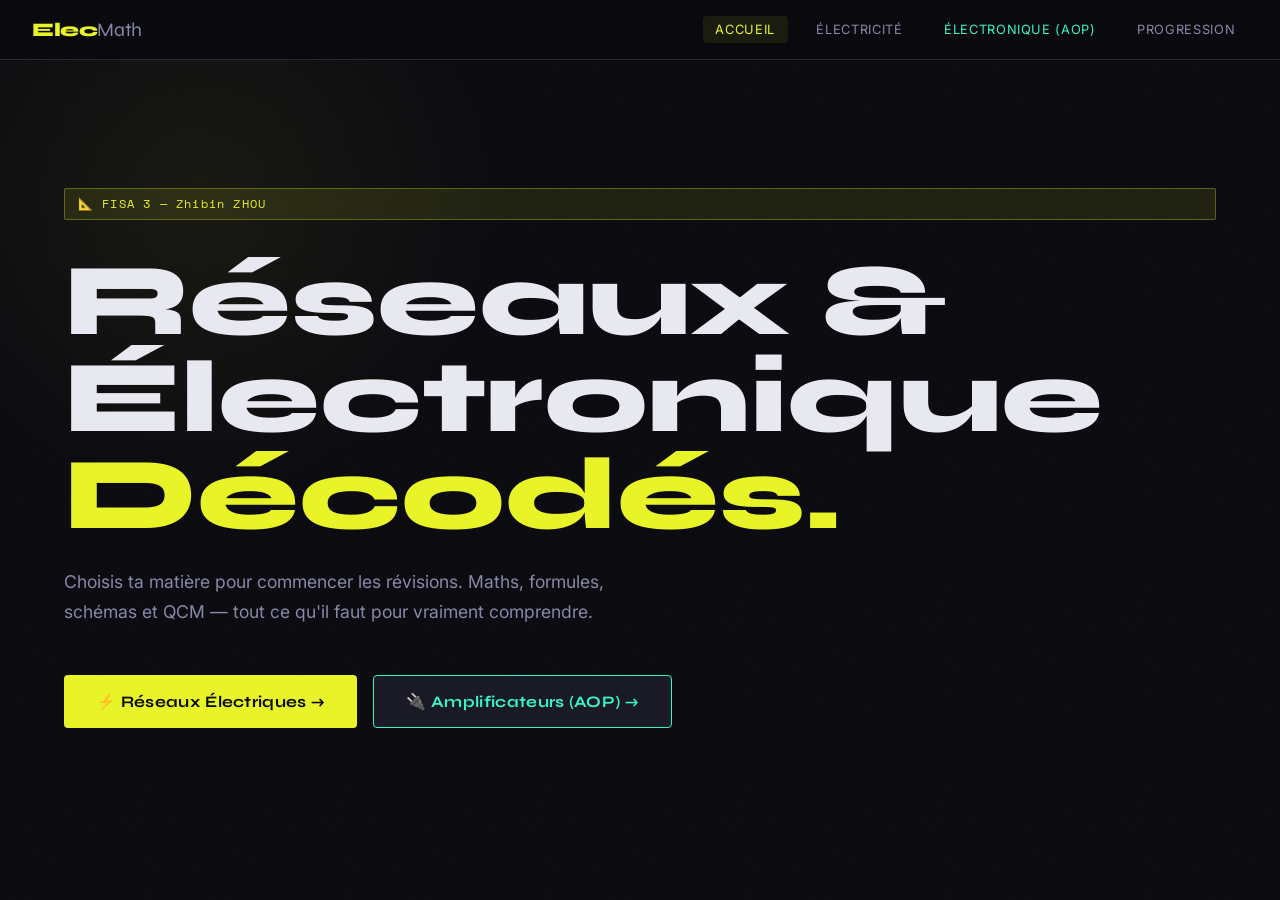
<file: index.html>
<!DOCTYPE html>
<html lang="fr">

<head>
  <meta charset="UTF-8">
  <meta name="viewport" content="width=device-width, initial-scale=1.0">
  <title>ElecMath — Réseau Électrique FISA3</title>
  <link
    href="https://fonts.googleapis.com/css2?family=Syne:wght@400;600;700;800&family=Space+Mono:ital,wght@0,400;0,700;1,400&family=Inter:wght@300;400;500&display=swap"
    rel="stylesheet">
  <link rel="stylesheet" href="assets/styles.css">
</head>

<body>

  <div class="bg-noise"></div>
  <div class="bg-glow"></div>
  <div class="progress-bar" id="progressBar" style="width:0%"></div>

  <!-- NAV -->
  <nav>
    <div class="nav-logo">Elec<span>Math</span></div>
    <button class="nav-btn active" onclick="showHome()">Accueil</button>
    <button class="nav-btn" onclick="showSection('modules-elec')">Électricité</button>
    <button class="nav-btn" style="color: var(--accent3);" onclick="showSection('modules-aop')">Électronique
      (AOP)</button>
    <button class="nav-btn" onclick="showSection('progression')">Progression</button>
  </nav>

  <!-- ═══ HERO ═══ -->
  <div id="home" class="hero">
    <div class="hero-badge">📐 FISA 3 — Zhibin ZHOU</div>
    <h1 class="fade-up">Réseaux &<br>Électronique<br><em>Décodés.</em></h1>
    <p class="fade-up-2">Choisis ta matière pour commencer les révisions. Maths, formules, schémas et QCM — tout ce
      qu'il faut pour vraiment comprendre.</p>

    <div class="hero-stats fade-up-3" style="gap: 1rem; flex-wrap: wrap;">
      <button class="hero-cta" onclick="showSection('modules-elec')">⚡ Réseaux Électriques →</button>
      <button class="hero-cta" style="background: var(--bg3); color: var(--accent3); border: 1px solid var(--accent3);"
        onclick="showSection('modules-aop')">🔌 Amplificateurs (AOP) →</button>
    </div>
  </div>

  <!-- ═══ MODULES ═══ -->
  <div id="modules-elec" class="section">
    <div class="section-header">
      <span class="section-tag">→ Programme</span>
      <h2 class="section-title">Choisir<br>un module</h2>
      <p class="section-sub">Chaque module contient des explications détaillées, des exemples résolus, une calculatrice
        interactive et un QCM pour tester vos connaissances.</p>
    </div>
    <div class="modules-grid">
      <div class="module-card" onclick="showLesson('generalites')">
        <div class="module-num" style="background:linear-gradient(135deg,#4a6bff,#6b8cff);color:white;">MODULE 00</div>
        <div class="module-title">Généralités</div>
        <div class="module-desc">Consommation France 2019, solde exportateur +39,1 TWh, schéma EDF, défis ENR et VE
        </div>
        <div class="module-tags"><span class="tag tag-power">Réseau</span><span class="tag tag-circuit">EDF</span></div>
        <div class="module-arrow">↗</div>
      </div>
      <div class="module-card" onclick="showLesson('complexes')">
        <div class="module-num">MODULE 01</div>
        <div class="module-title">Nombres Complexes</div>
        <div class="module-desc">Représentations algébrique, trigonométrique et exponentielle. Module, argument,
          conjugué et opérations.</div>
        <div class="module-tags"><span class="tag tag-math">Mathématiques</span><span
            class="tag tag-math">Phaseurs</span></div>
        <div class="module-arrow">↗</div>
      </div>
      <div class="module-card" onclick="showLesson('signaux')">
        <div class="module-num">MODULE 02</div>
        <div class="module-title">Signaux Sinusoïdaux</div>
        <div class="module-desc">Valeur efficace, valeur crête, fréquence, pulsation, déphasage. Du temporel au
          complexe.</div>
        <div class="module-tags"><span class="tag tag-circuit">Signaux</span><span class="tag tag-math">RMS</span></div>
        <div class="module-arrow">↗</div>
      </div>
      <div class="module-card" onclick="showLesson('impedances')">
        <div class="module-num">MODULE 03</div>
        <div class="module-title">Lois & Impédances</div>
        <div class="module-desc">Lois de Kirchhoff, impédances R, L, C en complexe. Associations série/parallèle.</div>
        <div class="module-tags"><span class="tag tag-circuit">Circuits</span><span class="tag tag-circuit">Ohm</span>
        </div>
        <div class="module-arrow">↗</div>
      </div>
      <div class="module-card" onclick="showLesson('puissances')">
        <div class="module-num">MODULE 04</div>
        <div class="module-title">Puissances Électriques</div>
        <div class="module-desc">Puissance active P, réactive Q, apparente S. Facteur de puissance et triangle des
          puissances.</div>
        <div class="module-tags"><span class="tag tag-power">Puissance</span><span class="tag tag-power">Cosφ</span>
        </div>
        <div class="module-arrow">↗</div>
      </div>
      <div class="module-card" onclick="showLesson('triphasé')">
        <div class="module-num">MODULE 06</div>
        <div class="module-title">Systèmes Triphasés</div>
        <div class="module-tags"><span class="tag">réseau</span><span class="tag">étoile</span><span
            class="tag">triangle</span></div>
        <div class="module-desc">Distribution 3 phases, récepteurs étoile et triangle, puissances triphasées,
          compensation d'énergie réactive.</div>
        <div class="module-arrow">↗</div>
      </div>
      <div class="module-card" onclick="showLesson('methodologie')">
        <div class="module-num">MODULE 05</div>
        <div class="module-title">Méthodologie & Exemples</div>
        <div class="module-desc">Comment résoudre un circuit AC étape par étape. Exemples complets avec calculs
          détaillés.</div>
        <div class="module-tags"><span class="tag tag-circuit">Méthode</span><span class="tag tag-power">Pratique</span>
        </div>
        <div class="module-arrow">↗</div>
      </div>
    </div>
  </div>

  <div id="modules-aop" class="section">
    <div class="section-header">
      <span class="section-tag" style="color: var(--accent3);">→ Programme Électronique</span>
      <h2 class="section-title">Amplificateurs & <br>Contre-Réaction</h2>
      <p class="section-sub">Les principes de l'AOP, les montages linéaires/non-linéaires et les oscillateurs.</p>
    </div>
    <div class="modules-grid">
      <div class="module-card" onclick="showLesson('aop-bases')">
        <div class="module-num">MODULE AOP-01</div>
        <div class="module-title">Généralités & AOP Idéal</div>
        <div class="module-desc">Modélisation des 4 types d'amplificateurs et caractéristiques de l'AOP idéal vs réel.
        </div>
        <div class="module-tags"><span class="tag tag-math" style="border-color: var(--accent3);">Bases</span><span
            class="tag tag-circuit">AOP</span></div>
        <div class="module-arrow">↗</div>
      </div>
      <div class="module-card" onclick="showLesson('aop-lineaire')">
        <div class="module-num">MODULE AOP-02</div>
        <div class="module-title">Montages Linéaires</div>
        <div class="module-desc">Inverseur, non-inverseur, sommateur, suiveur, intégrateur et dérivateur.</div>
        <div class="module-tags"><span class="tag tag-circuit">Linéaire</span><span class="tag tag-math">Filtres</span>
        </div>
        <div class="module-arrow">↗</div>
      </div>
      <div class="module-card" onclick="showLesson('aop-oscillateurs')">
        <div class="module-num">MODULE AOP-03</div>
        <div class="module-title">Oscillateurs & Comparateurs</div>
        <div class="module-desc">Trigger de Schmitt, critère de Barkhausen et oscillateurs à relaxation (Timer 555).
        </div>
        <div class="module-tags"><span class="tag tag-power">Non-Linéaire</span><span
            class="tag tag-math">Harmonique</span></div>
        <div class="module-arrow">↗</div>
      </div>
    </div>
  </div>

  <!-- ═══ PROGRESSION ═══ -->
  <div id="progression" class="section">
    <div class="section-header">
      <span class="section-tag">→ Suivi</span>
      <h2 class="section-title">Progression</h2>
    </div>
    <div class="progress-section">
      <div class="progress-title">Modules complétés</div>
      <div class="progress-items" id="progressItems"></div>
    </div>
  </div>

  <!-- ═══ LESSON: COMPLEXES ═══ -->
  <!-- ═══ MODULE 00 — GÉNÉRALITÉS ═══ -->
  <div id="lesson-generalites" class="section">
    <button class="back-btn" onclick="showSection('modules-elec')">← Retour aux modules</button>
    <div class="lesson-layout">
      <aside class="lesson-sidebar">
        <div class="sidebar-title">MODULE 00</div>
        <ul class="sidebar-items">
          <li class="sidebar-item active" onclick="scrollToId('slide-1')">Slide 1 – Titre</li>
          <li class="sidebar-item" onclick="scrollToId('slide-2')">Slide 2 – Plan</li>
          <li class="sidebar-item" onclick="scrollToId('slide-3')">Slide 3 – Conso France</li>
          <li class="sidebar-item" onclick="scrollToId('slide-4')">Slide 4 – Solde export</li>
          <li class="sidebar-item" onclick="scrollToId('slide-5')">Slide 5 – Schéma réseau</li>
          <li class="sidebar-item" onclick="scrollToId('slide-6')">Slide 6 – Schéma détaillé EDF</li>
          <li class="sidebar-item" onclick="scrollToId('slide-7')">Slide 7 – Défis futurs</li>
          <li class="sidebar-item" onclick="scrollToId('gen-exo')">📐 Exercices PDF</li>
        </ul>
      </aside>
      <div class="lesson-content">

        <!-- Slide 1 – Titre -->
        <div class="content-block" id="slide-1">
          <div class="section-tag">Slide 1</div>
          <div
            style="background:#0d1421;padding:2rem;border-radius:12px;border:1px solid var(--border);text-align:center;">
            <div style="font-size:2.2rem;font-weight:800;color:var(--accent);margin-bottom:1.5rem;">Réseau électrique
            </div>
            <div style="font-size:1.4rem;color:var(--text);margin:1rem 0;">(Régime monophasé / triphasé)</div>
            <div style="font-size:1.2rem;color:var(--text2);margin:1.5rem 0;">
              FISA 3 – 2026<br>
              Zhibin ZHOU<br>
              zhibin.zhou@isen-ouest.yncrea.fr
            </div>
            <div style="margin-top:2rem;font-size:1.1rem;color:#888;">ISEN – ALLIS DIGITAL – yncréa – BREST</div>
          </div>
        </div>

        <!-- Slide 2 – Plan du cours -->
        <div class="content-block" id="slide-2">
          <div class="section-tag">Slide 2</div>
          <h2 class="block-title">Plan du cours</h2>
          <ul style="font-size:1.3rem;line-height:2.4;margin:2rem 0;padding-left:2rem;list-style:none;">
            <li style="margin-bottom:1rem;">• <strong>Généralités</strong></li>
            <li style="margin-bottom:1rem;">• Rappel sur les nombres complexes</li>
            <li style="margin-bottom:1rem;">• Circuits électriques monophasés</li>
            <li style="margin-bottom:1rem;">• Circuits électriques triphasés</li>
            <li>• Synthèse</li>
          </ul>
        </div>

        <!-- Slide 3 – Consommation France -->
        <div class="content-block" id="slide-3">
          <div class="section-tag">Slide 3</div>
          <h2 class="block-title">Généralités – Consommation résidentielle</h2>
          <p style="font-size:1.4rem;margin:1.5rem 0;">
            Consommation finale résidentielle en France en 2019 : <strong class="hl">147,8 TWh</strong>
          </p>
          <div
            style="display:flex;flex-wrap:wrap;gap:2.5rem;justify-content:center;align-items:center;margin:2.5rem 0;">
            <!-- Camembert CSS -->
            <div style="width:260px;height:260px;border-radius:50%;background:conic-gradient(
            #ff9800 0% 27.6%,
            #ff5722 27.6% 46.1%,
            #795548 46.1% 58.9%,
            #9c27b0 58.9% 72.4%,
            #673ab7 72.4% 80.2%,
            #3f51b5 80.2% 85.8%,
            #2196f3 85.8% 87.5%,
            #607d8b 87.5% 100%
          );position:relative;flex-shrink:0;">
              <div
                style="position:absolute;inset:50px;background:var(--bg2);border-radius:50%;display:flex;align-items:center;justify-content:center;font-size:1.2rem;font-weight:bold;color:var(--accent);text-align:center;line-height:1.4;">
                147,8<br>TWh
              </div>
            </div>
            <div style="flex:1;min-width:260px;">
              <ul style="font-size:1.05rem;line-height:2.4;list-style:none;">
                <li><span style="color:#ff9800;font-weight:bold;">■ Chauffage</span> : 27,6 %</li>
                <li><span style="color:#ff5722;font-weight:bold;">■ Froid &amp; lavage</span> : 18,5 %</li>
                <li><span style="color:#795548;font-weight:bold;">■ Eau chaude sanitaire</span> : 12,8 %</li>
                <li><span style="color:#9c27b0;font-weight:bold;">■ Multimédia &amp; informatique</span> : 13,5 %</li>
                <li><span style="color:#673ab7;font-weight:bold;">■ Cuisson</span> : 7,8 %</li>
                <li><span style="color:#3f51b5;font-weight:bold;">■ Éclairage</span> : 5,6 %</li>
                <li><span style="color:#2196f3;font-weight:bold;">■ Ventilation</span> : 1,7 %</li>
                <li><span style="color:#607d8b;font-weight:bold;">■ Autres</span> : 12,1 %</li>
              </ul>
            </div>
          </div>
          <p style="text-align:center;color:var(--text2);font-style:italic;margin-top:1.5rem;">Source : ADEME – Clés
            pour 2019</p>
        </div>

        <!-- Slide 4 – Solde exportateur -->
        <div class="content-block" id="slide-4">
          <div class="section-tag">Slide 4</div>
          <h2 class="block-title">Généralités – Solde exportateur</h2>
          <p style="font-size:1.4rem;margin:1.5rem 0;">
            Solde net : <strong class="hl">+39,1 TWh</strong>
          </p>
          <p style="color:var(--text2);margin-bottom:1.5rem;">Export total : 71,7 TWh &nbsp;•&nbsp; Import total : 32,6
            TWh</p>
          <div
            style="margin:2rem auto;max-width:800px;background:#0d1421;padding:1.8rem;border-radius:12px;border:1px solid var(--border);">
            <p style="font-size:1.15rem;color:#4a90e2;margin-bottom:1.5rem;text-align:center;">Principaux flux 2019</p>
            <div
              style="display:grid;grid-template-columns:repeat(auto-fit,minmax(160px,1fr));gap:1.2rem;font-size:1rem;text-align:center;">
              <div style="background:var(--bg2);padding:1rem;border-radius:8px;">
                <strong style="color:#4caf50;">Grande-Bretagne</strong><br>
                <span style="color:var(--accent3);">↑ 12,7 TWh</span><br>
                <span style="color:var(--accent2);">↓ 2,7 TWh</span>
              </div>
              <div style="background:var(--bg2);padding:1rem;border-radius:8px;">
                <strong style="color:#f44336;">Italie</strong><br>
                <span style="color:var(--accent3);">↑ 17,7 TWh</span><br>
                <span style="color:var(--accent2);">↓ 1,2 TWh</span>
              </div>
              <div style="background:var(--bg2);padding:1rem;border-radius:8px;">
                <strong style="color:#9c27b0;">Suisse</strong><br>
                <span style="color:var(--accent3);">↑ 17,4 TWh</span><br>
                <span style="color:var(--accent2);">↓ 7,3 TWh</span>
              </div>
              <div style="background:var(--bg2);padding:1rem;border-radius:8px;">
                <strong style="color:#ff9800;">CWE</strong><br>
                <span style="color:var(--accent3);">↑ 10,6 TWh</span><br>
                <span style="color:var(--accent2);">↓ 15,9 TWh</span>
              </div>
              <div style="background:var(--bg2);padding:1rem;border-radius:8px;">
                <strong style="color:#795548;">Espagne</strong><br>
                <span style="color:var(--accent3);">↑ 13,3 TWh</span><br>
                <span style="color:var(--accent2);">↓ 5,5 TWh</span>
              </div>
            </div>
            <div style="margin-top:1.5rem;text-align:center;font-size:1.2rem;color:var(--accent);font-weight:700;">
              Solde net global : +39,1 TWh
            </div>
          </div>
        </div>

        <!-- Slide 5 – Schéma général -->
        <div class="content-block" id="slide-5">
          <div class="section-tag">Slide 5</div>
          <h2 class="block-title">Schéma général — Production → Transport → Distribution</h2>
          <p class="block-text">Le réseau électrique achemine l'électricité depuis les centres de production
            (nucléaires, thermiques, renouvelables) vers les centres de consommation, en assurant l'équilibre
            production/consommation à chaque instant.</p>
          <div style="margin:2rem 0;">
            <div
              style="background:#0d1421;padding:2rem;border-radius:12px;border:1px solid var(--border);max-width:800px;margin:0 auto;">
              <div style="display:flex;flex-direction:column;gap:0;">
                <div
                  style="border-left:5px solid #4caf50;padding:1.2rem 1.5rem;background:rgba(76,175,80,.06);border-radius:0 8px 0 0;">
                  <strong style="color:#4caf50;font-size:1.1rem;">⚡ PRODUCTION</strong>
                  <p style="color:var(--text2);margin-top:.3rem;font-size:.95rem;">Centrales hydrauliques, thermiques,
                    nucléaires → <strong>THT 400 kV / 225 kV</strong></p>
                </div>
                <div style="border-left:5px solid #2196f3;padding:1.2rem 1.5rem;background:rgba(33,150,243,.06);">
                  <strong style="color:#2196f3;font-size:1.1rem;">🔌 TRANSPORT</strong>
                  <p style="color:var(--text2);margin-top:.3rem;font-size:.95rem;">Grand Transport &amp; Interconnexions
                    → <strong>HTB (63–90 kV) / HTA</strong></p>
                </div>
                <div style="border-left:5px solid #ff9800;padding:1.2rem 1.5rem;background:rgba(255,152,0,.06);">
                  <strong style="color:#ff9800;font-size:1.1rem;">🏘 RÉPARTITION</strong>
                  <p style="color:var(--text2);margin-top:.3rem;font-size:.95rem;">HTA → <strong>MT 20 kV</strong></p>
                </div>
                <div
                  style="border-left:5px solid var(--accent3);padding:1.2rem 1.5rem;background:rgba(58,244,200,.06);border-radius:0 0 8px 0;">
                  <strong style="color:var(--accent3);font-size:1.1rem;">🏠 DISTRIBUTION</strong>
                  <p style="color:var(--text2);margin-top:.3rem;font-size:.95rem;">MT → <strong>BT 400 V / 230
                      V</strong> (consommateurs)</p>
                </div>
              </div>
              <div
                style="margin-top:1.5rem;font-family:'Space Mono',monospace;font-size:.8rem;color:var(--text2);text-align:center;">
                THT : 400 000 V / 225 000 V &nbsp;|&nbsp; HT : 63 000 – 90 000 V &nbsp;|&nbsp; MT : 20 000 V
                &nbsp;|&nbsp; BT : 400 V et 230 V
              </div>
            </div>
          </div>
        </div>

        <!-- Slide 6 – Schéma détaillé EDF -->
        <div class="content-block" id="slide-6">
          <div class="section-tag">Slide 6</div>
          <h2 class="block-title">Schéma détaillé EDF — Production, transport, distribution</h2>
          <div
            style="margin:2rem auto;max-width:900px;background:#0d1421;padding:1.8rem;border-radius:12px;border:1px solid var(--border);">
            <ul style="margin:1rem 0;padding-left:1.5rem;line-height:2.2;font-size:1.05rem;color:var(--text);">
              <li><strong style="color:#4caf50;">Production</strong> : centrales hydrauliques, thermiques, nucléaires →
                400 kV</li>
              <li><strong style="color:#2196f3;">Transport</strong> : Grand Transport &amp; Interconnexions (THT 400 kV
                / 225 kV) → HTB / HTA</li>
              <li><strong style="color:#ff9800;">Répartition</strong> : HTA (63–90 kV) → MT (20 kV)</li>
              <li><strong style="color:var(--accent3);">Distribution</strong> : MT → BT (400/230 V) →
                <em>consommateurs</em>
              </li>
            </ul>
            <div class="tip" style="margin-top:1rem;">
              <div class="tip-icon">💡</div>
              <div class="tip-text">Le transformateur est l'élément clé qui permet de changer les niveaux de tension.
                C'est grâce à lui qu'on peut transporter l'énergie sous très haute tension (→ faibles pertes Joule),
                puis la distribuer à basse tension (→ sécurité).</div>
            </div>
          </div>
        </div>

        <!-- Slide 7 – Défis actuels -->
        <div class="content-block" id="slide-7">
          <div class="section-tag">Slide 7</div>
          <h2 class="block-title">Défis actuels et évolution des réseaux</h2>
          <p class="block-text">Les réseaux électriques sont confrontés à des évolutions majeures liées aux nouveaux
            usages et aux énergies renouvelables.</p>
          <ul style="font-size:1.05rem;line-height:2.2;margin:1.5rem 1.5rem;color:var(--text2);">
            <li>Le développement des <strong style="color:var(--text);">énergies renouvelables</strong> (souvent
              décentralisées, production variable)</li>
            <li>Les consommations liées aux <strong style="color:var(--text);">équipements électroniques</strong></li>
            <li>L'insertion des <strong style="color:var(--text);">véhicules électriques</strong> (recharge simultanée =
              pic de demande)</li>
          </ul>
          <div
            style="margin:2rem auto;max-width:800px;background:#0d1421;padding:1.8rem;border-radius:12px;border:1px solid var(--border);text-align:center;">
            <p style="font-size:1.2rem;color:var(--accent);margin-bottom:1rem;font-weight:700;">Vers les réseaux
              intelligents — « Smart Grids »</p>
            <p style="color:var(--text2);font-size:1rem;line-height:1.8;">
              Production centralisée + décentralisée &nbsp;|&nbsp; Stockage &nbsp;|&nbsp; Pilotage actif de la demande
              &nbsp;|&nbsp; Flux bidirectionnels
            </p>
          </div>
        </div>

        <!-- Exercices PDF -->
        <div class="content-block" id="gen-exo">
          <div class="section-tag">📐 Exercices du cours (PDF)</div>
          <h2 class="block-title">Exercices résolus — Extrait pages 54–55</h2>

          <div class="example-box">
            <span class="example-label">Exercice 1 (PDF p.54) — Charge monophasée</span>
            <p>V = 230 V eff (φᵥ = 0), f = 50 Hz.<br>
              Branche 1 : R₁ = 20 Ω &nbsp; Branche 2 : R₂ = 10 Ω + L = 20 mH (en parallèle)</p>
            <div class="formula-box" style="margin-top:1rem;">
              <span class="formula-label">Solution détaillée</span>
              <div class="formula">
                ω = 314,16 rad/s → X_L = ωL = 314,16 × 0,02 = 6,283 Ω<br>
                Z₂ = 10 + j6,283 Ω → |Z₂| = √(100 + 39,5) ≈ 11,81 Ω<br>
                I₁ = 230/20 = <strong class="hl">11,5 A</strong> ∠0° &nbsp;|&nbsp; I₂ = 230/11,81 ≈ <strong
                  class="hl">19,47 A</strong> ∠−32,1°<br>
                I = I₁ + I₂ (en complexes) ≈ <strong class="hl">29,85 A</strong><br>
                P ≈ 6435 W &nbsp;|&nbsp; Q ≈ 2387 VAr &nbsp;|&nbsp; S ≈ 6865 VA &nbsp;|&nbsp; cosφ ≈ 0,937
              </div>
            </div>
            <div class="tip">
              <div class="tip-icon">💡</div>
              <div class="tip-text">Vérifie avec le calculateur Puissances (MODULE 04, mode P+Q → S) !</div>
            </div>
          </div>

          <div class="example-box" style="margin-top:1.5rem;">
            <span class="example-label">Exercice 2 (PDF p.55) — Diagramme vectoriel</span>
            <p>V = 100 V, f = 50 Hz. Z = R + jX_L − jX_C = 20 + j10 − j5 = 20 + j5 Ω</p>
            <div class="formula-box" style="margin-top:1rem;">
              <div class="formula">
                |Z| = √(400 + 25) = √425 ≈ 20,62 Ω &nbsp;|&nbsp; φ = arctan(5/20) ≈ 14,04°<br>
                I = 100/20,62 ≈ <strong class="hl">4,85 A</strong> ∠−14,04°<br>
                v(t) = 100√2 · sin(ωt) &nbsp;|&nbsp; i(t) = 4,85√2 · sin(ωt − 14,04°)
              </div>
            </div>
            <div class="tip">
              <div class="tip-icon">💡</div>
              <div class="tip-text">Utilise le plan complexe interactif (MODULE 01) pour visualiser le phaseur !</div>
            </div>
          </div>

          <div class="example-box"
            style="margin-top:1.5rem;background:rgba(232,244,40,.04);border-color:rgba(232,244,40,.3);">
            <span class="example-label">Pages 56–60 — Exercices complémentaires</span>
            <p>Ces pages contiennent principalement :</p>
            <ul style="margin:1rem 0;line-height:1.9;color:var(--text2);">
              <li>Calculs de puissances complexes S = V·I*</li>
              <li>Compensation de facteur de puissance (condensateurs)</li>
              <li>Exemples RL, RC, RLC série et parallèle</li>
              <li>Application du théorème de Boucherot</li>
              <li>Décomposition P / Q / S</li>
            </ul>
            <div class="tip">
              <div class="tip-icon">📌</div>
              <div class="tip-text">Si tu as les énoncés précis (photos ou texte), envoie-les pour les intégrer au même
                style.</div>
            </div>
          </div>
        </div>

      </div>
    </div>
  </div>

  <!-- ═══════════════════════════════════════════════════════ -->

  <!-- ═══════════════════════════════════════════════════════ -->
  <div id="lesson-complexes" class="section">
    <button class="back-btn" onclick="showSection('modules-elec')">← Retour aux modules</button>
    <div class="lesson-layout">
      <aside class="lesson-sidebar">
        <div class="sidebar-title">MODULE 01</div>
        <ul class="sidebar-items">
          <li class="sidebar-item active" onclick="scrollTo(0,0)">1.1 Pourquoi les complexes ?</li>
          <li class="sidebar-item" onclick="scrollToId('c-formes')">1.2 Les 3 formes</li>
          <li class="sidebar-item" onclick="scrollToId('c-operations')">1.3 Opérations</li>
          <li class="sidebar-item" onclick="scrollToId('c-valeurs')">1.4 Valeurs remarquables</li>
          <li class="sidebar-item" onclick="scrollToId('c-conjuge')">1.5 Conjugué</li>
          <li class="sidebar-item" onclick="scrollToId('c-derivation')">1.6 Dérivation & Intégration</li>
          <li class="sidebar-item" onclick="scrollToId('c-plan')">1.7 Plan complexe interactif</li>
          <li class="sidebar-item" onclick="scrollToId('c-exercices')">📐 Exercices</li>
          <li class="sidebar-item" onclick="scrollToId('c-qcm')">📋 QCM</li>
        </ul>
      </aside>
      <div class="lesson-content">

        <!-- 1.1 Pourquoi -->
        <div class="content-block">
          <div class="section-tag">1.1 — Motivation</div>
          <h2 class="block-title">Pourquoi les nombres complexes ?</h2>
          <p class="block-text">En électricité sinusoïdale, résoudre les équations différentielles des circuits RLC est
            très lourd. Les <strong>nombres complexes</strong> transforment ces équations en simples opérations
            algébriques.</p>
          <div class="tip">
            <div class="tip-icon">💡</div>
            <div class="tip-text"><strong>Idée clé :</strong> Un nombre complexe encode simultanément
              l'<strong>amplitude</strong> et le <strong>déphasage</strong> d'un signal. Multiplier = changer
              l'amplitude ET le déphasage en une seule opération.</div>
          </div>
          <div class="formula-box">
            <span class="formula-label">Définition fondamentale</span>
            <div class="formula">j² = −1 &nbsp;→&nbsp; j = √(−1) &nbsp;→&nbsp; 1/j = −j</div>
            <div class="formula-explain">En maths on note i, mais en électricité j évite la confusion avec le courant
              i(t). La relation <strong>1/j = −j</strong> est très utile (car j × (−j) = −j² = 1).</div>
          </div>
          <div class="alert">
            <div class="alert-icon">⚠️</div>
            <div class="alert-text"><strong>Convention :</strong> Les lois de Kirchhoff (mailles, nœuds) s'appliquent en
              valeurs instantanées ou en complexes — mais PAS directement en valeurs efficaces scalaires, sauf si tous
              les éléments sont en phase.</div>
          </div>
        </div>

        <!-- 1.2 Les 3 formes -->
        <div class="content-block" id="c-formes">
          <div class="section-tag">1.2 — Représentations</div>
          <h2 class="block-title">Les 3 formes d'un nombre complexe</h2>
          <div class="steps">
            <div class="step active" onclick="showForm(0)">Algébrique</div>
            <div class="step" onclick="showForm(1)">Trigonométrique</div>
            <div class="step" onclick="showForm(2)">Exponentielle</div>
          </div>
          <div id="form-0">
            <div class="formula-box">
              <span class="formula-label">Forme algébrique (cartésienne)</span>
              <div class="formula">Z = a + j·b</div>
              <div class="formula-explain">a = Re(Z) = partie réelle &nbsp;|&nbsp; b = Im(Z) = partie imaginaire<br>
                <strong>Conversion :</strong> |Z| = √(a²+b²) &nbsp;|&nbsp; φ = arctan(b/a) si a > 0<br>
                Si a &lt; 0 : φ = arctan(b/a) + π &nbsp;|&nbsp; Si a = 0, b > 0 : φ = +π/2<br>
                <strong>Utile pour :</strong> additionner, soustraire.
              </div>
            </div>
            <div class="example-box"><span class="example-label">Exemple</span>
              <p>Z = 3 − j·2 &nbsp;→&nbsp; |Z| = √(9+4) = √13 ≈ 3,61 &nbsp;|&nbsp; φ = arctan(−2/3) ≈ −33,7°</p>
            </div>
          </div>
          <div id="form-1" style="display:none">
            <div class="formula-box">
              <span class="formula-label">Forme trigonométrique</span>
              <div class="formula">Z = |Z|·(cosφ + j·sinφ)</div>
              <div class="formula-explain">Projections : a = |Z|·cosφ &nbsp;|&nbsp; b = |Z|·sinφ<br><strong>Utile pour
                  :</strong> visualiser sur le plan complexe (diagramme de Fresnel).</div>
            </div>
          </div>
          <div id="form-2" style="display:none">
            <div class="formula-box">
              <span class="formula-label">Forme exponentielle (formule d'Euler)</span>
              <div class="formula">Z = |Z|·e<sup>jφ</sup> &nbsp;avec&nbsp; e<sup>jφ</sup> = cosφ + j·sinφ</div>
              <div class="formula-explain">
                Produit : Z₁·Z₂ = |Z₁||Z₂|·e<sup>j(φ₁+φ₂)</sup> → modules × , arguments + <br>
                Quotient : Z₁/Z₂ = (|Z₁|/|Z₂|)·e<sup>j(φ₁−φ₂)</sup> → modules ÷ , arguments − <br>
                <strong>Notation phaseur :</strong> Z = |Z|∠φ (notation courte)<br>
                <strong>Utile pour :</strong> multiplications, divisions, impédances.
              </div>
            </div>
            <div class="example-box"><span class="example-label">Application électricité</span>
              <p>Courant I = 5∠−30° A. Impédance Z = 10∠45° Ω.<br>
                Tension V = Z·I = (10×5)∠(45°+(−30°)) = <strong>50∠15° V</strong></p>
            </div>
          </div>
        </div>

        <!-- 1.3 Opérations -->
        <div class="content-block" id="c-operations">
          <div class="section-tag">1.3 — Calculs</div>
          <h2 class="block-title">Opérations sur les complexes</h2>
          <table class="vtable">
            <tr>
              <th>Opération</th>
              <th>Méthode</th>
              <th>Exemple</th>
            </tr>
            <tr>
              <td class="accent">Addition/Soustraction</td>
              <td>Partie réelle + partie réelle, idem imaginaire</td>
              <td class="mono">(3+j2)+(1−j4) = 4−j2</td>
            </tr>
            <tr>
              <td class="accent">Multiplication</td>
              <td>Développer ou : modules×, arguments+</td>
              <td class="mono">(3+j2)×(1+j) = 1+j5</td>
            </tr>
            <tr>
              <td class="accent">Division</td>
              <td>Multiplier par conjugué ou : modules÷, arguments−</td>
              <td class="mono">(3+j4)/(1−j) = −½+j7/2</td>
            </tr>
            <tr>
              <td class="accent">Module</td>
              <td>√(a²+b²)</td>
              <td class="mono">|3+j4| = 5</td>
            </tr>
            <tr>
              <td class="accent">Argument</td>
              <td>arctan(b/a) selon quadrant</td>
              <td class="mono">arg(3+j4) = 53,1°</td>
            </tr>
          </table>
          <div class="formula-box">
            <span class="formula-label">Multiplication — développement algébrique</span>
            <div class="formula">Z₁·Z₂ = (a+jb)(c+jd) = (ac−bd) + j(ad+bc)</div>
            <div class="formula-explain">Car j² = −1, donc jb×jd = j²bd = −bd. Très important à retenir !</div>
          </div>
          <div class="formula-box">
            <span class="formula-label">Division — technique du conjugué</span>
            <div class="formula">Z₁/Z₂ = (a+jb)/(c+jd) = [(a+jb)(c−jd)] / (c²+d²)</div>
            <div class="formula-explain">On multiplie numérateur et dénominateur par le conjugué de Z₂ pour obtenir un
              dénominateur réel.</div>
          </div>
          <div class="example-box">
            <span class="example-label">Exercice du cours — Application (p.17-19)</span>
            <p><strong>Somme :</strong> Z₁ = 3−j2, Z₂ = 5+j4, Z = Z₁+Z₂ = 8+j2 &nbsp;→&nbsp; |Z| = √68 ≈ 8,25, φ ≈ 14°
            </p>
            <p style="margin-top:.5rem"><strong>Quotient :</strong> Z₁ = 3−j, Z₂ = 1−j, Z = Z₁/Z₂</p>
            <div class="expand-card">
              <div class="expand-header" onclick="toggleExpand(this)"><span class="expand-header-text">Voir le détail du
                  calcul</span><span class="expand-icon">+</span></div>
              <div class="expand-content">
                <p>Z = (3−j)/(1−j) × (1+j)/(1+j) = [(3−j)(1+j)] / (1+1)</p>
                <p>(3−j)(1+j) = 3+3j−j−j² = 3+2j+1 = 4+2j</p>
                <p>Z = (4+2j)/2 = <strong>2+j</strong> &nbsp;→&nbsp; |Z| = √5 ≈ 2,24, φ = arctan(1/2) ≈ 26,6°</p>
              </div>
            </div>
          </div>
        </div>

        <!-- 1.4 Valeurs remarquables -->
        <div class="content-block" id="c-valeurs">
          <div class="section-tag">1.4 — À mémoriser</div>
          <h2 class="block-title">Valeurs remarquables de e<sup>jφ</sup></h2>
          <table class="vtable">
            <tr>
              <th>φ</th>
              <th>e<sup>jφ</sup></th>
              <th>Forme algébrique</th>
              <th>Signification</th>
            </tr>
            <tr>
              <td class="accent">0</td>
              <td class="mono">e<sup>j·0</sup></td>
              <td class="mono">1 + j·0 = 1</td>
              <td>Axe réel positif</td>
            </tr>
            <tr>
              <td class="accent">+π/2 = +90°</td>
              <td class="mono">e<sup>jπ/2</sup></td>
              <td class="mono">0 + j·1 = <strong>j</strong></td>
              <td>Axe imaginaire positif</td>
            </tr>
            <tr>
              <td class="accent">−π/2 = −90°</td>
              <td class="mono">e<sup>−jπ/2</sup></td>
              <td class="mono">0 − j·1 = <strong>−j</strong></td>
              <td>Axe imaginaire négatif</td>
            </tr>
            <tr>
              <td class="accent">π = 180°</td>
              <td class="mono">e<sup>jπ</sup></td>
              <td class="mono">−1 + j·0 = <strong>−1</strong></td>
              <td>Axe réel négatif</td>
            </tr>
            <tr>
              <td class="accent">±2π/3 = ±120°</td>
              <td class="mono">e<sup>±j2π/3</sup></td>
              <td class="mono">−½ ± j·√3/2</td>
              <td>Phases triphasées !</td>
            </tr>
          </table>
          <div class="tip">
            <div class="tip-icon">💡</div>
            <div class="tip-text"><strong>Rotation de 90° :</strong> Multiplier par j = rotation de +90°. Multiplier par
              −j = rotation de −90°. Multiplier par −1 = rotation de 180°. Très utile pour les impédances L et C !</div>
          </div>
        </div>

        <!-- 1.5 Conjugué -->
        <div class="content-block" id="c-conjuge">
          <div class="section-tag">1.5 — Conjugué</div>
          <h2 class="block-title">Nombre complexe conjugué</h2>
          <div class="formula-box">
            <span class="formula-label">Définition et propriétés</span>
            <div class="formula">Si Z = a + jb = |Z|·e<sup>jφ</sup> &nbsp;alors&nbsp; Z* = a − jb = |Z|·e<sup>−jφ</sup>
            </div>
            <div class="formula-explain">
              Propriétés fondamentales :<br>
              • Z·Z* = |Z|² (nombre réel !) &nbsp;→&nbsp; utile pour calculer |Z|²<br>
              • Z + Z* = 2·Re(Z) = 2a (nombre réel)<br>
              • |Z*| = |Z| &nbsp;|&nbsp; arg(Z*) = −arg(Z)<br>
              <strong>Application clé :</strong> Puissance complexe S = V·I* (le conjugué de I garantit S = P + jQ avec
              P > 0)
            </div>
          </div>
          <div class="example-box">
            <span class="example-label">Exemple — Puissance complexe</span>
            <p>V = 230∠0° V, I = 10∠−30° A (charge inductive)</p>
            <p>I* = 10∠+30°</p>
            <p>S = V·I* = 230×10·∠(0°+30°) = 2300∠30° VA</p>
            <p>P = Re(S) = 2300·cos30° = <strong>1992 W</strong> &nbsp;|&nbsp; Q = Im(S) = 2300·sin30° = <strong>1150
                VAr</strong></p>
          </div>
        </div>

        <!-- 1.6 Dérivation/Intégration -->
        <div class="content-block" id="c-derivation">
          <div class="section-tag">1.6 — Opérateurs</div>
          <h2 class="block-title">Dérivation et Intégration en complexe</h2>
          <p class="block-text">En régime sinusoïdal, la dérivation et l'intégration temporelles correspondent à de
            simples multiplications par jω ou 1/jω en notation complexe.</p>
          <div class="formula-box">
            <span class="formula-label">Opérateurs fondamentaux (p.21 du cours)</span>
            <div class="formula">
              d/dt &nbsp;↔&nbsp; ×jω &nbsp;&nbsp;(dérivation)<br>
              ∫ dt &nbsp;↔&nbsp; ×1/(jω) = ×(−j/ω) &nbsp;&nbsp;(intégration)
            </div>
            <div class="formula-explain">
              <strong>Démonstration :</strong> Si v(t) = V√2·sin(ωt+φ) → V = V·e<sup>jφ</sup><br>
              dv/dt = V√2·ω·cos(ωt+φ) = V√2·ω·sin(ωt+φ+π/2)<br>
              En complexe : jω·V = ω·e<sup>jπ/2</sup>·V·e<sup>jφ</sup> = ωV·e<sup>j(φ+π/2)</sup> ✓<br>
              <strong>Rappel :</strong> 1/(jω) = −j/ω car 1/j = j/j² = j/(−1) = −j
            </div>
          </div>
          <table class="vtable">
            <tr>
              <th>Composant</th>
              <th>Loi temporelle</th>
              <th>En complexe</th>
              <th>Impédance Z</th>
            </tr>
            <tr>
              <td class="accent">Résistance R</td>
              <td class="mono">u = R·i</td>
              <td class="mono">U = R·I</td>
              <td class="mono"><strong>Z = R</strong></td>
            </tr>
            <tr>
              <td class="accent">Inductance L</td>
              <td class="mono">u = L·di/dt</td>
              <td class="mono">U = jωL·I</td>
              <td class="mono"><strong>Z = jωL = jX<sub>L</sub></strong></td>
            </tr>
            <tr>
              <td class="accent">Condensateur C</td>
              <td class="mono">i = C·du/dt</td>
              <td class="mono">U = I/(jωC)</td>
              <td class="mono"><strong>Z = 1/(jωC) = −jX<sub>C</sub></strong></td>
            </tr>
          </table>
          <div class="tip">
            <div class="tip-icon">💡</div>
            <div class="tip-text"><strong>Mémo déphasage :</strong> L (inductance) → courant en <strong>retard</strong>
              de 90° (jωL, positif). C (condensateur) → courant en <strong>avance</strong> de 90° (−j/ωC, négatif).
              Moyen mnémotechnique : <em>CIVIL</em> = Condensateur : I avant V ; Inductance : V avant I.</div>
          </div>
        </div>

        <!-- 1.7 Plan complexe interactif -->
        <div class="content-block" id="c-plan">
          <div class="section-tag">1.7 — Outil interactif</div>
          <h2 class="block-title">Plan complexe (Diagramme de Fresnel)</h2>
          <div class="complex-plane">
            <div class="plane-controls">
              <div class="plane-input-group"><label>Partie réelle a</label><input type="number" id="cRe" value="3"
                  step="0.5"></div>
              <div class="plane-input-group"><label>Partie imaginaire b</label><input type="number" id="cIm" value="4"
                  step="0.5"></div>
              <button class="plane-btn" onclick="drawComplex()">Tracer →</button>
            </div>
            <canvas id="complexCanvas" width="400" height="300"></canvas>
            <div class="complex-info">
              <div class="cinfo"><span class="cinfo-label">Module |Z|</span><span class="cinfo-val"
                  id="cMod">5.00</span></div>
              <div class="cinfo"><span class="cinfo-label">Argument φ</span><span class="cinfo-val"
                  id="cArg">53.1°</span></div>
              <div class="cinfo"><span class="cinfo-label">Forme exp.</span><span class="cinfo-val"
                  id="cExp">5·e^j53°</span></div>
            </div>
          </div>
        </div>

        <!-- Exercices -->
        <div class="content-block" id="c-exercices">
          <div class="section-tag">📐 Exercices</div>
          <h2 class="block-title">Exercices résolus</h2>
          <div class="example-box" style="margin-bottom:1rem">
            <span class="example-label">Exercice A — Module et argument</span>
            <p>Donner module et argument de Z₁ = 3−j2, Z₂ = 5+j4, Z = Z₁+Z₂</p>
            <div class="expand-card">
              <div class="expand-header" onclick="toggleExpand(this)"><span class="expand-header-text">Solution
                  complète</span><span class="expand-icon">+</span></div>
              <div class="expand-content">
                <p>Z = (3+5) + j(−2+4) = 8+j2</p>
                <p>|Z| = √(64+4) = √68 ≈ <strong>8,25</strong></p>
                <p>φ = arctan(2/8) = arctan(0,25) ≈ <strong>14°</strong></p>
              </div>
            </div>
          </div>
          <div class="example-box" style="margin-bottom:1rem">
            <span class="example-label">Exercice B — Produit (p.18)</span>
            <p>Z₁ = 3−j, Z₂ = 1−j. Calculer Z = Z₁·Z₂</p>
            <div class="expand-card">
              <div class="expand-header" onclick="toggleExpand(this)"><span class="expand-header-text">Solution
                  complète</span><span class="expand-icon">+</span></div>
              <div class="expand-content">
                <p>Z = (3−j)(1−j) = 3−3j−j+j² = 3−4j+(−1) = 2−4j</p>
                <p>|Z| = √(4+16) = √20 = 2√5 ≈ <strong>4,47</strong></p>
                <p>φ = arctan(−4/2) = arctan(−2) ≈ <strong>−63,4°</strong></p>
                <p><em>Vérif. par modules/arguments :</em> |Z₁|=√10, φ₁=arctan(−1/3)≈−18,4° | |Z₂|=√2, φ₂=−45°</p>
                <p>|Z|=√10×√2=√20 ✓ | φ=−18,4°+(−45°)=−63,4° ✓</p>
              </div>
            </div>
          </div>
          <div class="example-box">
            <span class="example-label">Exercice C — Quotient (p.20)</span>
            <p>Z₁ = 3−j, Z₂ = 1−j. Calculer Z = Z₁/Z₂</p>
            <div class="expand-card">
              <div class="expand-header" onclick="toggleExpand(this)"><span class="expand-header-text">Solution
                  complète</span><span class="expand-icon">+</span></div>
              <div class="expand-content">
                <p>Z = (3−j)/(1−j) × (1+j)/(1+j)</p>
                <p>Numérateur : (3−j)(1+j) = 3+3j−j−j² = 3+2j+1 = 4+2j</p>
                <p>Dénominateur : (1−j)(1+j) = 1−j² = 1+1 = 2</p>
                <p>Z = (4+2j)/2 = <strong>2+j</strong></p>
                <p>|Z| = √(4+1) = √5 ≈ 2,24 | φ = arctan(1/2) ≈ 26,6°</p>
              </div>
            </div>
          </div>
        </div>

        <!-- QCM -->
        <div class="content-block" id="c-qcm">
          <div class="section-tag">📋 QCM</div>
          <h2 class="block-title">QCM — Nombres Complexes</h2>
          <div id="qcm-complexes"></div>
        </div>

      </div>
    </div>
  </div>

  <!-- ═══════════════════════════════════════════════════════ -->
  <!-- MODULE 02 — SIGNAUX SINUSOÏDAUX (enrichi) -->
  <!-- ═══════════════════════════════════════════════════════ -->
  <div id="lesson-signaux" class="section">
    <button class="back-btn" onclick="showSection('modules-elec')">← Retour aux modules</button>
    <div class="lesson-layout">
      <aside class="lesson-sidebar">
        <div class="sidebar-title">MODULE 02</div>
        <ul class="sidebar-items">
          <li class="sidebar-item active" onclick="scrollTo(0,0)">2.1 Signal sinusoïdal</li>
          <li class="sidebar-item" onclick="scrollToId('s-valeurs')">2.2 Valeurs caractéristiques</li>
          <li class="sidebar-item" onclick="scrollToId('s-regimes')">2.3 Types de régimes</li>
          <li class="sidebar-item" onclick="scrollToId('s-continu')">2.4 Régime continu</li>
          <li class="sidebar-item" onclick="scrollToId('s-phaseur')">2.5 Notation phaseur</li>
          <li class="sidebar-item" onclick="scrollToId('s-conventions')">2.6 Conventions G/R</li>
          <li class="sidebar-item" onclick="scrollToId('s-calc')">🧮 Calculatrice</li>
          <li class="sidebar-item" onclick="scrollToId('s-qcm')">📋 QCM</li>
        </ul>
      </aside>
      <div class="lesson-content">

        <!-- 2.1 Signal sinusoïdal -->
        <div class="content-block">
          <div class="section-tag">2.1 — Définition</div>
          <h2 class="block-title">Le signal sinusoïdal</h2>
          <p class="block-text">C'est en régime sinusoïdal que les transformateurs et machines tournantes ont un
            fonctionnement optimal. C'est le régime de la quasi-totalité de l'énergie électrique distribuée.</p>
          <div class="formula-box">
            <span class="formula-label">Expression générale (figure 1.8 du cours)</span>
            <div class="formula">s(t) = S<sub>max</sub>·sin(ωt + φ) = S<sub>eff</sub>·√2·sin(ωt + φ)</div>
            <div class="formula-explain">
              • S<sub>max</sub> = amplitude (valeur crête) en V ou A<br>
              • ω = 2πf = pulsation en rad/s &nbsp;|&nbsp; f = fréquence en Hz &nbsp;|&nbsp; T = 1/f période en s<br>
              • φ = phase initiale à t = 0 (en radians ou degrés)<br>
              • S<sub>eff</sub> = S<sub>max</sub>/√2 = valeur efficace (RMS)
            </div>
          </div>
          <div class="tip">
            <div class="tip-icon">💡</div>
            <div class="tip-text"><strong>Réseau français :</strong> f = 50 Hz, T = 20 ms, ω = 2π×50 ≈ 314,16 rad/s.
              Tension nominale : U = 230 V (eff.) → U<sub>max</sub> = 230×√2 ≈ 325 V.</div>
          </div>

          <!-- SVG signal sinusoïdal -->
          <div class="diagram-container">
            <span class="diagram-label">Signal sinusoïdal — Paramètres clés</span>
            <svg viewBox="0 0 500 200" class="diagram">
              <!-- Axes -->
              <line x1="30" y1="100" x2="480" y2="100" stroke="#3a3a5a" stroke-width="1.5" />
              <line x1="50" y1="15" x2="50" y2="185" stroke="#3a3a5a" stroke-width="1.5" />
              <!-- Sinusoïde -->
              <path d="M 50,100 Q 100,15 160,100 Q 220,185 280,100 Q 340,15 400,100 Q 460,185 480,145" fill="none"
                stroke="#e8f428" stroke-width="2.5" />
              <!-- Smax annotation -->
              <line x1="160" y1="15" x2="160" y2="100" stroke="#3af4c8" stroke-width="1" stroke-dasharray="4,3" />
              <text x="165" y="58" fill="#3af4c8" font-size="11" font-family="Space Mono">S_max</text>
              <!-- Seff annotation -->
              <line x1="50" y1="29" x2="410" y2="29" stroke="#ff5e3a" stroke-width="1" stroke-dasharray="4,3" />
              <text x="415" y="33" fill="#ff5e3a" font-size="10" font-family="Space Mono">S_eff</text>
              <!-- Période T -->
              <line x1="50" y1="175" x2="280" y2="175" stroke="#e8f428" stroke-width="1" />
              <line x1="50" y1="170" x2="50" y2="180" stroke="#e8f428" stroke-width="1" />
              <line x1="280" y1="170" x2="280" y2="180" stroke="#e8f428" stroke-width="1" />
              <text x="155" y="193" fill="#e8f428" font-size="11" text-anchor="middle" font-family="Space Mono">T
                (période)</text>
              <!-- Labels axes -->
              <text x="474" y="96" fill="#8888aa" font-size="11" font-family="Space Mono">t</text>
              <text x="55" y="14" fill="#8888aa" font-size="11" font-family="Space Mono">s(t)</text>
            </svg>
          </div>
        </div>

        <!-- 2.2 Valeurs caractéristiques -->
        <div class="content-block" id="s-valeurs">
          <div class="section-tag">2.2 — Valeurs caractéristiques</div>
          <h2 class="block-title">Valeur efficace, moyenne, crête</h2>
          <div class="formula-box">
            <span class="formula-label">Valeur efficace (RMS — Root Mean Square)</span>
            <div class="formula">S<sub>eff</sub> = S<sub>max</sub>/√2 ≈ 0,707·S<sub>max</sub></div>
            <div class="formula-explain">C'est la valeur qui produit le même effet thermique (même puissance dissipée
              dans une résistance) qu'une grandeur continue de même valeur. Formule générale : S<sub>eff</sub> =
              √(1/T·∫₀ᵀ s²(t)dt)</div>
          </div>
          <div class="formula-box">
            <span class="formula-label">Valeur moyenne d'un sinusoïde</span>
            <div class="formula">&lt;s&gt; = 0</div>
            <div class="formula-explain">Sur une période, autant positif que négatif → moyenne nulle. Pour un signal
              redressé mono-alternance : &lt;s&gt; = S<sub>max</sub>/π. Double alternance : &lt;s&gt; =
              2S<sub>max</sub>/π.</div>
          </div>
          <table class="vtable">
            <tr>
              <th>Grandeur</th>
              <th>Formule</th>
              <th>230V réseau</th>
              <th>Unité</th>
            </tr>
            <tr>
              <td class="accent">Période T</td>
              <td class="mono">T = 1/f</td>
              <td class="mono">20 ms</td>
              <td>s</td>
            </tr>
            <tr>
              <td class="accent">Fréquence f</td>
              <td class="mono">f = 1/T</td>
              <td class="mono">50 Hz</td>
              <td>Hz</td>
            </tr>
            <tr>
              <td class="accent">Pulsation ω</td>
              <td class="mono">ω = 2πf</td>
              <td class="mono">314,16 rad/s</td>
              <td>rad/s</td>
            </tr>
            <tr>
              <td class="accent">Valeur crête</td>
              <td class="mono">S<sub>max</sub> = S<sub>eff</sub>·√2</td>
              <td class="mono">≈ 325 V</td>
              <td>V</td>
            </tr>
            <tr>
              <td class="accent">Valeur efficace</td>
              <td class="mono">S<sub>eff</sub> = S<sub>max</sub>/√2</td>
              <td class="mono">230 V</td>
              <td>V</td>
            </tr>
            <tr>
              <td class="accent">Valeur crête-à-crête</td>
              <td class="mono">2·S<sub>max</sub></td>
              <td class="mono">≈ 650 V</td>
              <td>V</td>
            </tr>
          </table>
        </div>

        <!-- 2.3 Types de régimes -->
        <div class="content-block" id="s-regimes">
          <div class="section-tag">2.3 — Classification (p.28)</div>
          <h2 class="block-title">Types de régimes électriques</h2>
          <div style="display:grid;grid-template-columns:1fr 1fr;gap:1rem;margin:1rem 0">
            <div style="background:var(--bg2);border:1px solid var(--accent);border-radius:8px;padding:1rem">
              <div style="color:var(--accent);font-weight:700;margin-bottom:.5rem">Régime continu (DC)</div>
              <p style="font-size:.85rem;color:var(--text2)">La grandeur ne change pas de signe ou est constante.
                Exemples : batteries, alimentations DC.</p>
              <p style="font-family:'Space Mono',monospace;font-size:.8rem;color:var(--accent);margin-top:.5rem">U =
                E·R/(R+Rs) — Loi d'Ohm simple</p>
            </div>
            <div style="background:var(--bg2);border:1px solid var(--accent3);border-radius:8px;padding:1rem">
              <div style="color:var(--accent3);font-weight:700;margin-bottom:.5rem">Régime sinusoïdal (AC)</div>
              <p style="font-size:.85rem;color:var(--text2)">Grandeur périodique sinusoïdale. Le réseau EDF, la grande
                majorité de l'énergie électrique.</p>
              <p style="font-family:'Space Mono',monospace;font-size:.8rem;color:var(--accent3);margin-top:.5rem">
                Utilise impédances Z = R + jX</p>
            </div>
          </div>
          <div class="expand-card">
            <div class="expand-header" onclick="toggleExpand(this)"><span class="expand-header-text">📌 Régimes
                transitoires vs régimes entretenus</span><span class="expand-icon">+</span></div>
            <div class="expand-content">
              <p><strong>Régimes transitoires :</strong> évolutions lors de modifications brutales (interrupteur,
                court-circuit). Non répétés, durée courte. Exemple : charge d'un condensateur via résistance
                (e^{−t/RC}).</p>
              <p style="margin-top:.5rem"><strong>Régimes entretenus périodiques :</strong> grandeurs qui se répètent à
                chaque période T. Inclut le sinusoïdal, le carré, le triangulaire, etc.</p>
              <p style="margin-top:.5rem"><strong>En électrotechnique :</strong> on étudie principalement le régime
                sinusoïdal établi car c'est le régime de fonctionnement normal des machines et réseaux.</p>
            </div>
          </div>
        </div>

        <!-- 2.4 Régime continu -->
        <div class="content-block" id="s-continu">
          <div class="section-tag">2.4 — Rappels régime DC</div>
          <h2 class="block-title">Régime continu — Rappels</h2>
          <div class="formula-box">
            <span class="formula-label">Circuit générateur + charge (p.27)</span>
            <div class="formula">
              I = E/(R + R<sub>s</sub>) &nbsp;|&nbsp; U = R·I = E·R/(R+R<sub>s</sub>)<br>
              P<sub>charge</sub> = U·I = R·I² &nbsp;|&nbsp; P<sub>générateur</sub> = E·I
            </div>
            <div class="formula-explain">
              E = force électromotrice (fém) | Rs = résistance interne du générateur | R = charge<br>
              Cas idéal (Rs = 0) : U = E (tension de sortie = fém)<br>
              Cas extrême (R → ∞) : I = 0, U = E (circuit ouvert)
            </div>
          </div>
          <div class="alert">
            <div class="alert-icon">⚠️</div>
            <div class="alert-text"><strong>Adaptation d'impédance :</strong> La puissance transmise à la charge est
              maximale quand R = Rs (théorème d'adaptation). P<sub>max</sub> = E²/(4Rs). Ce cas est important en
              électronique de signal mais à éviter en énergie (rendement 50%).</div>
          </div>
        </div>

        <!-- 2.5 Notation phaseur -->
        <div class="content-block" id="s-phaseur">
          <div class="section-tag">2.5 — Représentation complexe</div>
          <h2 class="block-title">Notation phaseur (p.32-36)</h2>
          <p class="block-text">Un signal sinusoïdal est entièrement caractérisé par sa <strong>valeur efficace</strong>
            et sa <strong>phase initiale</strong>. La notation complexe (phaseur) encode ces deux informations.</p>
          <div class="formula-box">
            <span class="formula-label">Convention de notation (référence à la tension)</span>
            <div class="formula">
              u(t) = U·√2·sin(ωt) → <strong>U = U·e<sup>j·0</sup> = U</strong> (référence φ<sub>u</sub>=0)<br>
              i(t) = I·√2·sin(ωt−φ) → <strong>I = I·e<sup>−jφ</sup></strong>
            </div>
            <div class="formula-explain">
              En électrotechnique, on prend la tension comme référence de phase (φ<sub>u</sub> = 0).<br>
              φ = φ<sub>u</sub> − φ<sub>i</sub> = déphasage tension-courant. φ > 0 → charge inductive (courant en
              retard).<br>
              <strong>Passage temporel → complexe :</strong> on garde la valeur efficace et la phase initiale.
            </div>
          </div>
          <div class="example-box">
            <span class="example-label">Exemple complet de passage temporel ↔ complexe</span>
            <p>v(t) = 325·sin(314t) V → V = 230·e<sup>j·0</sup> = <strong>230 V</strong></p>
            <p>i(t) = 14,1·sin(314t − π/4) A → I = 10·e<sup>−jπ/4</sup> = <strong>10∠−45° A</strong></p>
            <p style="margin-top:.5rem">Impédance : Z = V/I = 230/10·e<sup>j45°</sup> = <strong>23∠45° = 16,3+j16,3
                Ω</strong></p>
            <p>→ Circuit RL avec R = 16,3 Ω et X<sub>L</sub> = ωL = 16,3 Ω → L = 16,3/314 ≈ 52 mH</p>
          </div>
        </div>

        <!-- 2.6 Conventions G/R -->
        <div class="content-block" id="s-conventions">
          <div class="section-tag">2.6 — Conventions (p.24-25)</div>
          <h2 class="block-title">Conventions Générateur & Récepteur</h2>
          <div style="display:grid;grid-template-columns:1fr 1fr;gap:1rem;margin:1rem 0">
            <div style="background:var(--bg2);border:1px solid rgba(232,244,40,.3);border-radius:8px;padding:1.2rem">
              <div style="color:var(--accent);font-weight:700;margin-bottom:.8rem">⚡ Convention Générateur</div>
              <p style="font-size:.85rem;color:var(--text2);margin-bottom:.5rem">Courant sort par la borne +. Tension et
                courant sont <strong>dans le même sens</strong>.</p>
              <div style="font-family:'Space Mono',monospace;font-size:.8rem;line-height:2;color:var(--accent)">
                p = u·i<br>
                p > 0 → fournit de l'énergie<br>
                p &lt; 0 → reçoit de l'énergie
              </div>
            </div>
            <div style="background:var(--bg2);border:1px solid rgba(58,244,200,.3);border-radius:8px;padding:1.2rem">
              <div style="color:var(--accent3);font-weight:700;margin-bottom:.8rem">🔌 Convention Récepteur</div>
              <p style="font-size:.85rem;color:var(--text2);margin-bottom:.5rem">Courant entre par la borne +. Tension
                et courant sont <strong>en sens opposé</strong>.</p>
              <div style="font-family:'Space Mono',monospace;font-size:.8rem;line-height:2;color:var(--accent3)">
                p = u·i<br>
                p > 0 → reçoit de l'énergie<br>
                p &lt; 0 → fournit de l'énergie
              </div>
            </div>
          </div>
          <div class="tip">
            <div class="tip-icon">💡</div>
            <div class="tip-text"><strong>Récepteurs passifs R, L, C :</strong> toujours en convention récepteur. Le
              générateur est en convention générateur. En pratique, si on ne précise pas, on suppose convention
              récepteur pour les composants.</div>
          </div>
          <div class="formula-box">
            <span class="formula-label">Relations composants — Convention récepteur (p.26)</span>
            <div class="formula">
              Résistance R : u<sub>R</sub> = R·i &nbsp;→&nbsp; Z<sub>R</sub> = R<br>
              Inductance L : u<sub>L</sub> = L·di/dt &nbsp;→&nbsp; Z<sub>L</sub> = jωL<br>
              Condensateur C : i<sub>C</sub> = C·du/dt &nbsp;→&nbsp; Z<sub>C</sub> = 1/(jωC)
            </div>
          </div>
        </div>

        <!-- Calculatrice -->
        <div class="content-block" id="s-calc">
          <div class="section-tag">🧮 Outil interactif</div>
          <h2 class="block-title">Calculatrice — Conversions signal</h2>
          <div class="calc-box">
            <div class="calc-title">⚡ Convertisseur <span>Signal sinusoïdal</span></div>
            <div class="calc-grid">
              <div class="calc-field"><label class="calc-label">Valeur efficace S<sub>eff</sub> (V ou A)</label><input
                  type="number" class="calc-input" id="s-eff" value="230" oninput="calcSignal()"></div>
              <div class="calc-field"><label class="calc-label">Fréquence f (Hz)</label><input type="number"
                  class="calc-input" id="s-freq" value="50" oninput="calcSignal()"></div>
              <div class="calc-field"><label class="calc-label">Phase initiale φ (°)</label><input type="number"
                  class="calc-input" id="s-phi" value="0" oninput="calcSignal()"></div>
            </div>
            <button class="calc-btn" onclick="calcSignal()">Calculer →</button>
            <div class="calc-result" id="s-result"></div>
          </div>
        </div>

        <!-- QCM -->
        <div class="content-block" id="s-qcm">
          <div class="section-tag">📋 QCM</div>
          <h2 class="block-title">QCM — Signaux Sinusoïdaux</h2>
          <div id="qcm-signaux"></div>
        </div>

      </div>
    </div>
  </div>

  <!-- ═══════════════════════════════════════════════════════ -->
  <!-- MODULE 03 — LOIS & IMPÉDANCES (enrichi) -->
  <!-- ═══════════════════════════════════════════════════════ -->
  <div id="lesson-impedances" class="section">
    <button class="back-btn" onclick="showSection('modules-elec')">← Retour aux modules</button>
    <div class="lesson-layout">
      <aside class="lesson-sidebar">
        <div class="sidebar-title">MODULE 03</div>
        <ul class="sidebar-items">
          <li class="sidebar-item active" onclick="scrollTo(0,0)">3.1 Loi des mailles</li>
          <li class="sidebar-item" onclick="scrollToId('i-noeuds')">3.2 Loi des nœuds</li>
          <li class="sidebar-item" onclick="scrollToId('i-rlc')">3.3 Impédances R, L, C</li>
          <li class="sidebar-item" onclick="scrollToId('i-associations')">3.4 Associations</li>
          <li class="sidebar-item" onclick="scrollToId('i-dipoles')">3.5 Dipôles inductifs/capacitifs</li>
          <li class="sidebar-item" onclick="scrollToId('i-resonance')">3.6 Résonance</li>
          <li class="sidebar-item" onclick="scrollToId('i-calc')">🧮 Calculatrice</li>
          <li class="sidebar-item" onclick="scrollToId('i-exercices')">📐 Exercices</li>
          <li class="sidebar-item" onclick="scrollToId('i-qcm')">📋 QCM</li>
        </ul>
      </aside>
      <div class="lesson-content">

        <!-- 3.1 Loi des mailles -->
        <div class="content-block">
          <div class="section-tag">3.1 — Kirchhoff (p.22)</div>
          <h2 class="block-title">Loi des mailles (KVL)</h2>
          <div class="formula-box">
            <span class="formula-label">Loi des mailles — Kirchhoff Voltage Law</span>
            <div class="formula">∑ U<sub>k</sub> = 0 (le long d'une maille fermée)</div>
            <div class="formula-explain">
              "La somme des tensions orientées le long d'une maille de circuit électrique est nulle."<br>
              <strong>Valable :</strong> en valeurs instantanées u(t) ou en complexes U — mais <strong>PAS en valeurs
                efficaces scalaires</strong> (les phases s'additionnent vectoriellement).<br>
              Exemple pour un circuit série : U<sub>source</sub> = U<sub>R</sub> + U<sub>L</sub> + U<sub>C</sub>
            </div>
          </div>
          <div class="example-box">
            <span class="example-label">Application — Circuit RLC série</span>
            <p>V = 100 V (réf.), Z = R + jωL + 1/(jωC)</p>
            <p>Maille : <strong>V = Z<sub>R</sub>·I + Z<sub>L</sub>·I + Z<sub>C</sub>·I = Z·I</strong></p>
            <p>→ I = V/Z (simple division complexe !)</p>
          </div>
          <div class="alert">
            <div class="alert-icon">⚠️</div>
            <div class="alert-text"><strong>Erreur classique :</strong> On ne peut PAS écrire V = U<sub>R</sub> +
              U<sub>L</sub> avec des valeurs efficaces scalaires, car U<sub>R</sub> et U<sub>L</sub> sont déphasées. Il
              faut travailler en complexes : <strong>V = U<sub>R</sub> + U<sub>L</sub></strong> (addition vectorielle).
            </div>
          </div>
        </div>

        <!-- 3.2 Loi des nœuds -->
        <div class="content-block" id="i-noeuds">
          <div class="section-tag">3.2 — Kirchhoff (p.23)</div>
          <h2 class="block-title">Loi des nœuds (KCL)</h2>
          <div class="formula-box">
            <span class="formula-label">Loi des nœuds — Kirchhoff Current Law</span>
            <div class="formula">∑ I<sub>k</sub> = 0 (en un nœud)</div>
            <div class="formula-explain">
              "La somme des courants orientés entrant/sortant en un nœud est nulle."<br>
              Valable en valeurs instantanées ou en complexes — PAS en valeurs efficaces scalaires.<br>
              Pour deux branches parallèles : I = I₁ + I₂ (en complexes)
            </div>
          </div>
          <div class="example-box">
            <span class="example-label">Application — Circuit parallèle</span>
            <p>R = 10 Ω en parallèle avec L (X<sub>L</sub> = 10 Ω), V = 100 V</p>
            <p>I<sub>R</sub> = 100/10 = 10 A∠0° &nbsp;|&nbsp; I<sub>L</sub> = 100/(j10) = −j10 A = 10∠−90° A</p>
            <p>I = I<sub>R</sub> + I<sub>L</sub> = 10 − j10 = <strong>10√2 ∠−45° ≈ 14,1 A</strong></p>
            <p>Si on avait additionné les modules : 10+10 = 20 A → <span style="color:var(--accent2)">FAUX !</span></p>
          </div>
        </div>

        <!-- 3.3 Impédances -->
        <div class="content-block" id="i-rlc">
          <div class="section-tag">3.3 — Composants (p.26, 35)</div>
          <h2 class="block-title">Impédances R, L, C</h2>
          <p class="block-text">L'impédance Z est la généralisation de la résistance au régime sinusoïdal. C'est un
            nombre complexe : <strong>Z = R + jX</strong> où R est la résistance et X la réactance.</p>
          <table class="vtable">
            <tr>
              <th>Composant</th>
              <th>Loi u/i</th>
              <th>Impédance Z</th>
              <th>|Z|</th>
              <th>φ<sub>Z</sub></th>
            </tr>
            <tr>
              <td class="accent">Résistance R</td>
              <td class="mono">u = R·i</td>
              <td class="mono">R (réel)</td>
              <td class="mono">R</td>
              <td>0° (en phase)</td>
            </tr>
            <tr>
              <td class="accent">Inductance L</td>
              <td class="mono">u = L·di/dt</td>
              <td class="mono">jωL = jX<sub>L</sub></td>
              <td class="mono">ωL</td>
              <td>+90° (u en avance)</td>
            </tr>
            <tr>
              <td class="accent">Condensateur C</td>
              <td class="mono">i = C·du/dt</td>
              <td class="mono">1/(jωC) = −jX<sub>C</sub></td>
              <td class="mono">1/(ωC)</td>
              <td>−90° (i en avance)</td>
            </tr>
            <tr>
              <td class="accent">RL série</td>
              <td class="mono">Z = R+jωL</td>
              <td class="mono">R + jX<sub>L</sub></td>
              <td class="mono">√(R²+X<sub>L</sub>²)</td>
              <td>+arctan(X<sub>L</sub>/R)</td>
            </tr>
            <tr>
              <td class="accent">RC série</td>
              <td class="mono">Z = R−j/(ωC)</td>
              <td class="mono">R − jX<sub>C</sub></td>
              <td class="mono">√(R²+X<sub>C</sub>²)</td>
              <td>−arctan(X<sub>C</sub>/R)</td>
            </tr>
          </table>
          <div class="formula-box">
            <span class="formula-label">Notation importante (p.40)</span>
            <div class="formula">Z = R + jX &nbsp;|&nbsp; |Z| = √(R²+X²) &nbsp;|&nbsp; φ = arctan(X/R)</div>
            <div class="formula-explain">R = résistance équivalente (Re(Z)) | X = réactance équivalente (Im(Z))<br>
              X > 0 → circuit inductif (courant en retard) | X &lt; 0 → circuit capacitif (courant en avance)</div>
          </div>
        </div>

        <!-- 3.4 Associations -->
        <div class="content-block" id="i-associations">
          <div class="section-tag">3.4 — Associations (p.41)</div>
          <h2 class="block-title">Associations d'impédances</h2>
          <p class="block-text">Les impédances s'associent comme des résistances, mais en arithmétique complexe.</p>
          <div class="formula-box">
            <span class="formula-label">Série et parallèle</span>
            <div class="formula">
              Série : Z<sub>éq</sub> = Z₁ + Z₂ + Z₃ + …<br>
              Parallèle : 1/Z<sub>éq</sub> = 1/Z₁ + 1/Z₂ + … &nbsp;→&nbsp; Z<sub>éq</sub> = Z₁·Z₂/(Z₁+Z₂)
            </div>
            <div class="formula-explain">
              Admittance Y = 1/Z : en parallèle, Y<sub>éq</sub> = Y₁ + Y₂ + … (plus simple !)<br>
              Diviseur de tension : U<sub>k</sub> = V × Z<sub>k</sub>/Z<sub>total</sub><br>
              Diviseur de courant : I<sub>k</sub> = I × Z<sub>autre</sub>/(Z₁+Z₂)
            </div>
          </div>
          <div class="example-box">
            <span class="example-label">Exercice 2 du cours (p.55) — Circuit RLC mixte</span>
            <p>V = 100 V, f = 50 Hz. Impédances : Z₁ = j10 Ω, Z₂ = −j5 Ω, Z₃ = 20 Ω en série</p>
            <div class="expand-card">
              <div class="expand-header" onclick="toggleExpand(this)"><span class="expand-header-text">Solution
                  détaillée</span><span class="expand-icon">+</span></div>
              <div class="expand-content">
                <p>Z<sub>total</sub> = j10 + (−j5) + 20 = 20 + j5 Ω</p>
                <p>|Z| = √(400+25) = √425 ≈ 20,6 Ω</p>
                <p>φ = arctan(5/20) ≈ 14° (inductif)</p>
                <p>I = V/|Z| = 100/20,6 ≈ <strong>4,85 A</strong></p>
                <p>Expression temporelle : i(t) = 4,85√2·sin(314t − 14°) A</p>
                <p>Vérif loi de maille : U<sub>total</sub> = Z·I = (20+j5)×(4,85∠−14°) = 100∠0° V ✓</p>
              </div>
            </div>
          </div>
        </div>

        <!-- 3.5 Dipôles inductifs/capacitifs -->
        <div class="content-block" id="i-dipoles">
          <div class="section-tag">3.5 — Comportement (p.42-43)</div>
          <h2 class="block-title">Dipôles inductifs et capacitifs</h2>
          <div style="display:grid;grid-template-columns:1fr 1fr;gap:1rem;margin:1rem 0">
            <div style="background:var(--bg2);border:1px solid var(--accent);border-radius:8px;padding:1.2rem">
              <div style="color:var(--accent);font-weight:700;margin-bottom:.8rem">⬆ Dipôle INDUCTIF</div>
              <p style="font-size:.85rem;color:var(--text2);margin-bottom:.5rem">X > 0 (Im(Z) > 0). Le courant est en
                <strong>retard</strong> sur la tension.
              </p>
              <div style="font-family:'Space Mono',monospace;font-size:.8rem;color:var(--accent);line-height:2">
                Z = R + jX (X>0)<br>
                φ > 0 (φ = φ_u − φ_i)<br>
                Exemples : moteurs, bobines, transfo
              </div>
            </div>
            <div style="background:var(--bg2);border:1px solid var(--accent3);border-radius:8px;padding:1.2rem">
              <div style="color:var(--accent3);font-weight:700;margin-bottom:.8rem">⬇ Dipôle CAPACITIF</div>
              <p style="font-size:.85rem;color:var(--text2);margin-bottom:.5rem">X &lt; 0 (Im(Z) &lt; 0). Le courant est
                en <strong>avance</strong> sur la tension.</p>
              <div style="font-family:'Space Mono',monospace;font-size:.8rem;color:var(--accent3);line-height:2">
                Z = R − jX (X>0)<br>
                φ &lt; 0<br>
                Exemples : condensateurs, bancs de compensation
              </div>
            </div>
          </div>
          <div class="tip">
            <div class="tip-icon">💡</div>
            <div class="tip-text"><strong>Moyen mnémotechnique CIVIL :</strong> <strong>C</strong>ondensateur :
              <strong>I</strong> avant <strong>V</strong> (courant en avance). Pour l'inductance : <strong>V</strong>
              avant <strong>I</strong> (tension en avance = courant en retard).
            </div>
          </div>

          <!-- SVG diagramme de Fresnel RL -->
          <div class="diagram-container">
            <span class="diagram-label">Diagrammes de Fresnel — RL série (inductif) et RC série (capacitif)</span>
            <svg viewBox="0 0 500 200" class="diagram">
              <!-- Circuit RL -->
              <text x="100" y="18" fill="#3af4c8" font-size="11" text-anchor="middle" font-family="Space Mono">Circuit
                RL (inductif)</text>
              <!-- Axes RL -->
              <line x1="30" y1="120" x2="200" y2="120" stroke="#3a3a5a" stroke-width="1" />
              <line x1="80" y1="170" x2="80" y2="50" stroke="#3a3a5a" stroke-width="1" />
              <!-- I horizontal -->
              <line x1="80" y1="120" x2="160" y2="120" stroke="#3af4c8" stroke-width="2.5" />
              <polygon points="160,120 150,116 150,124" fill="#3af4c8" />
              <text x="120" y="135" fill="#3af4c8" font-size="10" text-anchor="middle" font-family="Space Mono">I
                (ref)</text>
              <!-- V incliné -->
              <line x1="80" y1="120" x2="170" y2="70" stroke="#e8f428" stroke-width="2.5" />
              <polygon points="170,70 162,78 174,80" fill="#e8f428" />
              <text x="175" y="90" fill="#e8f428" font-size="10" font-family="Space Mono">V</text>
              <!-- U_R -->
              <line x1="80" y1="120" x2="140" y2="120" stroke="#8888aa" stroke-width="1.5" stroke-dasharray="4,3" />
              <text x="108" y="113" fill="#8888aa" font-size="9" font-family="Space Mono">U_R</text>
              <!-- U_L vertical -->
              <line x1="140" y1="120" x2="170" y2="70" stroke="#ff5e3a" stroke-width="1.5" stroke-dasharray="4,3" />
              <text x="158" y="100" fill="#ff5e3a" font-size="9" font-family="Space Mono">U_L</text>
              <!-- phi arc -->
              <path d="M 110,120 A 30,30 0 0,1 104,103" fill="none" stroke="#e8f428" stroke-width="1" />
              <text x="116" y="107" fill="#e8f428" font-size="9" font-family="Space Mono">φ>0</text>

              <!-- Circuit RC -->
              <text x="380" y="18" fill="#3af4c8" font-size="11" text-anchor="middle" font-family="Space Mono">Circuit
                RC (capacitif)</text>
              <!-- Axes RC -->
              <line x1="300" y1="100" x2="480" y2="100" stroke="#3a3a5a" stroke-width="1" />
              <line x1="350" y1="50" x2="350" y2="180" stroke="#3a3a5a" stroke-width="1" />
              <!-- I horizontal -->
              <line x1="350" y1="100" x2="440" y2="100" stroke="#3af4c8" stroke-width="2.5" />
              <polygon points="440,100 430,96 430,104" fill="#3af4c8" />
              <text x="395" y="92" fill="#3af4c8" font-size="10" text-anchor="middle" font-family="Space Mono">I
                (ref)</text>
              <!-- V incliné vers le bas -->
              <line x1="350" y1="100" x2="440" y2="150" stroke="#e8f428" stroke-width="2.5" />
              <polygon points="440,150 432,142 443,142" fill="#e8f428" />
              <text x="448" y="155" fill="#e8f428" font-size="10" font-family="Space Mono">V</text>
              <!-- phi arc -->
              <path d="M 380,100 A 30,30 0 0,0 374,117" fill="none" stroke="#e8f428" stroke-width="1" />
              <text x="388" y="118" fill="#e8f428" font-size="9" font-family="Space Mono">φ&lt;0</text>
            </svg>
          </div>
        </div>

        <!-- 3.6 Résonance -->
        <div class="content-block" id="i-resonance">
          <div class="section-tag">3.6 — Cas particulier important</div>
          <h2 class="block-title">Résonance série et parallèle</h2>
          <div class="formula-box">
            <span class="formula-label">Résonance série RLC — Condition</span>
            <div class="formula">X<sub>L</sub> = X<sub>C</sub> &nbsp;→&nbsp; ωL = 1/(ωC) &nbsp;→&nbsp; ω₀ = 1/√(LC)
              &nbsp;→&nbsp; f₀ = 1/(2π√LC)</div>
            <div class="formula-explain">
              À la résonance : Z = R (purement résistif, minimum !), φ = 0, courant maximum.<br>
              Facteur de qualité Q = ω₀L/R = 1/(ω₀RC) = (1/R)·√(L/C)<br>
              Surtension aux bornes de L et C : U<sub>L</sub> = U<sub>C</sub> = Q·V &nbsp;→&nbsp; peut être >> V !
            </div>
          </div>
          <div class="example-box">
            <span class="example-label">Exercice de la méthodologie</span>
            <p>R = 5 Ω, L = 0,1 H, C = 100 µF, f = 50 Hz</p>
            <p>X<sub>L</sub> = 314×0,1 = 31,4 Ω &nbsp;|&nbsp; X<sub>C</sub> = 1/(314×100×10⁻⁶) = 31,8 Ω</p>
            <p>X<sub>C</sub> > X<sub>L</sub> → <strong>circuit légèrement capacitif</strong> à 50 Hz</p>
            <p>f₀ = 1/(2π√(0,1×100×10⁻⁶)) = 1/(2π×0,00316) ≈ <strong>50,3 Hz</strong> (très proche de 50 Hz !)</p>
          </div>
        </div>

        <!-- Calculateur impédance -->
        <div class="content-block" id="i-calc">
          <div class="section-tag">🧮 Outil interactif</div>
          <h2 class="block-title">Calculateur d'impédance</h2>
          <div class="calc-box">
            <div class="calc-title">⚡ Calcul <span>Impédance RLC</span></div>
            <div class="calc-grid">
              <div class="calc-field"><label class="calc-label">Résistance R (Ω)</label><input type="number"
                  class="calc-input" id="i-r" value="20" oninput="calcImpedance()"></div>
              <div class="calc-field"><label class="calc-label">Inductance L (mH)</label><input type="number"
                  class="calc-input" id="i-l" value="50" oninput="calcImpedance()"></div>
              <div class="calc-field"><label class="calc-label">Condensateur C (µF)</label><input type="number"
                  class="calc-input" id="i-c" value="0" oninput="calcImpedance()"></div>
              <div class="calc-field"><label class="calc-label">Fréquence f (Hz)</label><input type="number"
                  class="calc-input" id="i-f" value="50" oninput="calcImpedance()"></div>
              <div class="calc-field"><label class="calc-label">Tension V (V)</label><input type="number"
                  class="calc-input" id="i-v" value="230" oninput="calcImpedance()"></div>
            </div>
            <button class="calc-btn" onclick="calcImpedance()">Calculer →</button>
            <div class="calc-result" id="i-result"></div>
          </div>
        </div>

        <!-- Exercices -->
        <div class="content-block" id="i-exercices">
          <div class="section-tag">📐 Exercices</div>
          <h2 class="block-title">Exercice 3 — Diviseur de courant (p.56)</h2>
          <div class="example-box">
            <p>I = 2,5 A. Branche 1 : Z₁ = 4 − j0,002 Ω. Branche 2 : Z₂ = 10 + j40 Ω.</p>
            <p>Calculer V, I₁, I₂, P, Q.</p>
            <div class="expand-card">
              <div class="expand-header" onclick="toggleExpand(this)"><span class="expand-header-text">Solution
                  complète</span><span class="expand-icon">+</span></div>
              <div class="expand-content">
                <p>|Z₁| ≈ 4 Ω (partie imaginaire négligeable), |Z₂| = √(100+1600) = √1700 ≈ 41,2 Ω</p>
                <p>Z<sub>éq</sub> = Z₁·Z₂/(Z₁+Z₂). Z₁+Z₂ = 14+j40 → |Z₁+Z₂| ≈ 42,4 Ω</p>
                <p>|Z<sub>éq</sub>| ≈ (4×41,2)/42,4 ≈ 3,89 Ω</p>
                <p>V = I × |Z<sub>éq</sub>| = 2,5 × 3,89 ≈ <strong>9,72 V</strong></p>
                <p>I₁ = V/|Z₁| = 9,72/4 ≈ <strong>2,43 A</strong> | I₂ = 9,72/41,2 ≈ <strong>0,236 A</strong></p>
                <p>P = R₁·I₁² + R₂·I₂² = 4×2,43² + 10×0,236² ≈ 23,6 + 0,56 ≈ <strong>24,2 W</strong></p>
                <p>Q ≈ X<sub>L2</sub>·I₂² = 40×0,236² ≈ <strong>+2,23 VAr</strong></p>
              </div>
            </div>
          </div>
        </div>

        <!-- QCM -->
        <div class="content-block" id="i-qcm">
          <div class="section-tag">📋 QCM</div>
          <h2 class="block-title">QCM — Lois & Impédances</h2>
          <div id="qcm-impedances"></div>
        </div>

      </div>
    </div>
  </div>

  <!-- ═══════════════════════════════════════════════════════ -->
  <!-- MODULE 04 — PUISSANCES (enrichi) -->
  <!-- ═══════════════════════════════════════════════════════ -->
  <div id="lesson-puissances" class="section">
    <button class="back-btn" onclick="showSection('modules-elec')">← Retour aux modules</button>
    <div class="lesson-layout">
      <aside class="lesson-sidebar">
        <div class="sidebar-title">MODULE 04</div>
        <ul class="sidebar-items">
          <li class="sidebar-item active" onclick="scrollTo(0,0)">4.1 Puissance instantanée</li>
          <li class="sidebar-item" onclick="scrollToId('p-types')">4.2 P, Q, S — Triangle</li>
          <li class="sidebar-item" onclick="scrollToId('p-complexe')">4.3 Puissance complexe</li>
          <li class="sidebar-item" onclick="scrollToId('p-boucherot')">4.4 Théorème de Boucherot</li>
          <li class="sidebar-item" onclick="scrollToId('p-compensation')">4.5 Compensation de Q</li>
          <li class="sidebar-item" onclick="scrollToId('p-calc')">🧮 Calculatrice</li>
          <li class="sidebar-item" onclick="scrollToId('p-exercices')">📐 Exercices</li>
          <li class="sidebar-item" onclick="scrollToId('p-qcm')">📋 QCM</li>
        </ul>
      </aside>
      <div class="lesson-content">

        <!-- 4.1 Puissance instantanée -->
        <div class="content-block">
          <div class="section-tag">4.1 — Puissance instantanée (p.41-42)</div>
          <h2 class="block-title">Puissance instantanée</h2>
          <div class="formula-box">
            <span class="formula-label">Puissance instantanée — Décomposition</span>
            <div class="formula">
              p(t) = v(t)·i(t) = V·I·cos(φ) − V·I·cos(2ωt−φ)
            </div>
            <div class="formula-explain">
              Avec v(t) = V√2·sin(ωt) et i(t) = I√2·sin(ωt−φ) :<br>
              p(t) = 2VI·sin(ωt)·sin(ωt−φ) = VI·[cos(φ) − cos(2ωt−φ)]<br>
              • Partie constante = puissance active P = V·I·cosφ<br>
              • Partie fluctuante à 2ω = composante pulsatoire (s'annule en moyenne)<br>
              <strong>Remarque :</strong> la puissance fluctue à deux fois la fréquence du signal !
            </div>
          </div>
          <div class="alert">
            <div class="alert-icon">⚠️</div>
            <div class="alert-text"><strong>En monophasé :</strong> la puissance instantanée est pulsatoire à 2ω
              (fluctue entre 0 et 2P). En <strong>triphasé équilibré</strong> : les 3 composantes s'annulent → puissance
              instantanée <em>constante</em> = 3VI·cosφ. C'est l'avantage majeur du triphasé pour les moteurs !</div>
          </div>
        </div>

        <!-- 4.2 P, Q, S -->
        <div class="content-block" id="p-types">
          <div class="section-tag">4.2 — Triangle des puissances (p.43-45)</div>
          <h2 class="block-title">Puissances P, Q, S</h2>
          <table class="vtable">
            <tr>
              <th>Grandeur</th>
              <th>Nom</th>
              <th>Formule</th>
              <th>Unité</th>
              <th>Signification physique</th>
            </tr>
            <tr>
              <td class="accent">P</td>
              <td>Puissance active</td>
              <td class="mono">P = V·I·cosφ</td>
              <td>W (watts)</td>
              <td>Travail réel, chaleur, mouvement. Énergie effectivement consommée.</td>
            </tr>
            <tr>
              <td class="accent">Q</td>
              <td>Puissance réactive</td>
              <td class="mono">Q = V·I·sinφ</td>
              <td>VAr</td>
              <td>Énergie oscillant entre source et champ magnétique/électrique. Aucun travail utile.</td>
            </tr>
            <tr>
              <td class="accent">S</td>
              <td>Puissance apparente</td>
              <td class="mono">S = V·I = √(P²+Q²)</td>
              <td>VA</td>
              <td>Dimensionnement des câbles, disjoncteurs, génératrices. S = |Ŝ|.</td>
            </tr>
            <tr>
              <td class="accent">cosφ</td>
              <td>Facteur de puissance</td>
              <td class="mono">cosφ = P/S</td>
              <td>sans unité</td>
              <td>Rapport P/S. Plus cosφ proche de 1, meilleur est le rendement du réseau.</td>
            </tr>
          </table>
          <div class="formula-box">
            <span class="formula-label">Triangle des puissances (Pythagore)</span>
            <div class="formula">S² = P² + Q² &nbsp;→&nbsp; S = √(P²+Q²)</div>
            <div class="formula-explain">
              S est l'hypoténuse, P la base (côté réel), Q le côté vertical (réactif).<br>
              Charge inductive : Q > 0 (angle φ > 0). Charge capacitive : Q &lt; 0 (angle φ &lt; 0).<br>
              Charge purement résistive : Q = 0, cosφ = 1, S = P (idéal !).
            </div>
          </div>

          <!-- SVG triangle des puissances -->
          <div class="diagram-container">
            <span class="diagram-label">Triangle des puissances</span>
            <svg viewBox="0 0 400 220" class="diagram">
              <!-- Triangle -->
              <line x1="60" y1="160" x2="300" y2="160" stroke="#3af4c8" stroke-width="2.5" />
              <line x1="300" y1="160" x2="300" y2="70" stroke="#ff5e3a" stroke-width="2.5" />
              <line x1="60" y1="160" x2="300" y2="70" stroke="#e8f428" stroke-width="3" />
              <!-- Labels -->
              <text x="175" y="180" fill="#3af4c8" font-size="13" text-anchor="middle" font-family="Space Mono">P
                (W)</text>
              <text x="320" y="120" fill="#ff5e3a" font-size="13" font-family="Space Mono">Q (VAr)</text>
              <text x="150" y="100" fill="#e8f428" font-size="14" text-anchor="middle" font-family="Space Mono"
                transform="rotate(-22,160,120)">S (VA)</text>
              <!-- Angle phi -->
              <path d="M 110,160 A 50,50 0 0,0 96,128" fill="none" stroke="#e8f428" stroke-width="1.5" />
              <text x="118" y="142" fill="#e8f428" font-size="11" font-family="Space Mono">φ</text>
              <!-- Angle droit -->
              <rect x="292" y="152" width="8" height="8" fill="none" stroke="#8888aa" stroke-width="1" />
              <!-- Formules -->
              <text x="30" y="210" fill="#8888aa" font-size="10" font-family="Space Mono">cosφ = P/S &nbsp;|&nbsp; sinφ
                = Q/S &nbsp;|&nbsp; S² = P²+Q²</text>
            </svg>
          </div>
        </div>

        <!-- 4.3 Puissance complexe -->
        <div class="content-block" id="p-complexe">
          <div class="section-tag">4.3 — Puissance complexe (p.45-51)</div>
          <h2 class="block-title">Puissance complexe Ŝ</h2>
          <div class="formula-box">
            <span class="formula-label">Définitions équivalentes</span>
            <div class="formula">
              Ŝ = V·I* = P + jQ<br>
              Ŝ = Z·|I|² = Z·I·I*<br>
              Ŝ = |V|²/Z* = V²/Z*
            </div>
            <div class="formula-explain">
              I* = conjugué de I. Le conjugué garantit que Re(Ŝ) = P > 0 pour un récepteur passif.<br>
              |Ŝ| = S = √(P²+Q²) — le module donne la puissance apparente.<br>
              <strong>Identification :</strong> P = Re(Ŝ) = Re(Z)·|I|² = R·I² &nbsp;|&nbsp; Q = Im(Ŝ) = Im(Z)·|I|² =
              X·I²
            </div>
          </div>
          <div class="example-box">
            <span class="example-label">Calcul complet — Exercice 1 (p.54)</span>
            <p>V = 230 V, f = 50 Hz. Charge : R₁ = 20 Ω en parallèle avec R₂ = 10 Ω, L = 20 mH en série avec R₁.</p>
            <div class="expand-card">
              <div class="expand-header" onclick="toggleExpand(this)"><span class="expand-header-text">Solution
                  détaillée</span><span class="expand-icon">+</span></div>
              <div class="expand-content">
                <p>ω = 2π×50 = 314 rad/s &nbsp;|&nbsp; X<sub>L</sub> = 314×0,02 = 6,28 Ω</p>
                <p>Z₁ (branche R₁+L) = 20 + j6,28 Ω &nbsp;|&nbsp; |Z₁| = √(400+39,4) = √439,4 ≈ 20,96 Ω</p>
                <p>I₁ = 230/20,96 ≈ <strong>10,97 A</strong> &nbsp;|&nbsp; I₂ = 230/10 = <strong>23 A</strong></p>
                <p>P₁ = R₁·I₁² = 20×10,97² ≈ 2408 W &nbsp;|&nbsp; Q₁ = X<sub>L</sub>·I₁² = 6,28×10,97² ≈ 756 VAr</p>
                <p>P₂ = R₂·I₂² = 10×23² = 5290 W &nbsp;|&nbsp; Q₂ = 0</p>
                <p>P<sub>tot</sub> = 2408+5290 = <strong>7698 W</strong> &nbsp;|&nbsp; Q<sub>tot</sub> = <strong>756
                    VAr</strong></p>
                <p>S = √(7698²+756²) ≈ <strong>7735 VA</strong></p>
                <p>I = S/V = 7735/230 ≈ <strong>33,6 A</strong> &nbsp;|&nbsp; cosφ = P/S = 7698/7735 ≈
                  <strong>0,995</strong>
                </p>
              </div>
            </div>
          </div>
        </div>

        <!-- 4.4 Boucherot -->
        <div class="content-block" id="p-boucherot">
          <div class="section-tag">4.4 — Théorème fondamental (p.52-53)</div>
          <h2 class="block-title">Théorème de Boucherot</h2>
          <div class="formula-box">
            <span class="formula-label">Énoncé et corollaires</span>
            <div class="formula">
              P<sub>tot</sub> = ΣP<sub>i</sub> ✓ &nbsp;&nbsp; Q<sub>tot</sub> = ΣQ<sub>i</sub> ✓ &nbsp;&nbsp;
              Ŝ<sub>tot</sub> = ΣŜ<sub>i</sub> ✓<br>
              <span style="color:var(--accent2)">S<sub>tot</sub> ≠ ΣS<sub>i</sub> ✗</span> &nbsp;&nbsp; S<sub>tot</sub>
              = √(P<sub>tot</sub>²+Q<sub>tot</sub>²)
            </div>
            <div class="formula-explain">
              P et Q sont additives (scalaires réels). Ŝ est additive (complexe).<br>
              Mais S<sub>tot</sub> (module de Ŝ<sub>tot</sub>) n'est PAS la somme des modules — à cause des déphasages
              différents !<br>
              <strong>Méthode :</strong> 1) Calculer P<sub>i</sub> et Q<sub>i</sub> de chaque charge. 2) Sommer :
              P<sub>tot</sub>, Q<sub>tot</sub>. 3) S<sub>tot</sub> = √(P²+Q²). 4) cosφ<sub>tot</sub> =
              P<sub>tot</sub>/S<sub>tot</sub>.
            </div>
          </div>
          <div class="tip">
            <div class="tip-icon">💡</div>
            <div class="tip-text"><strong>Application directe :</strong> Un atelier avec plusieurs machines de facteurs
              de puissance différents. On calcule P et Q de chacune, on additionne, puis S<sub>tot</sub> =
              √(ΣP)²+(ΣQ)²). On ne fait JAMAIS S<sub>tot</sub> = ΣS<sub>i</sub>.</div>
          </div>
        </div>

        <!-- 4.5 Compensation -->
        <div class="content-block" id="p-compensation">
          <div class="section-tag">4.5 — Améliorer cosφ</div>
          <h2 class="block-title">Compensation de puissance réactive</h2>
          <p class="block-text">Les charges inductives (moteurs, transformateurs) consomment de la puissance réactive Q
            > 0. Cela augmente S et le courant I, surchargeant inutilement les câbles et génératrices. On compense avec
            des condensateurs (Q &lt; 0).</p>
          <div class="formula-box">
            <span class="formula-label">Calcul du condensateur de compensation</span>
            <div class="formula">
              Q<sub>C</sub> = P·(tanφ − tanφ')<br>
              C = Q<sub>C</sub>/(ωV²) &nbsp;(monophasé)<br>
              C = Q<sub>C</sub>/(3ωV²) &nbsp;(triphasé étoile)
            </div>
            <div class="formula-explain">
              φ = déphasage initial (cosφ donné) | φ' = déphasage cible (cosφ' voulu)<br>
              Q<sub>C</sub> = puissance réactive capacitive à fournir (valeur positive = capacité à installer)<br>
              Un condensateur produit Q &lt; 0 → il "consomme" du Q négatif = fournit du Q positif compensant le Q
              inductif.
            </div>
          </div>
          <div class="example-box">
            <span class="example-label">Exemple numérique</span>
            <p>P = 10 kW, cosφ = 0,7 (inductif) → cosφ' = 0,95. V = 230 V, f = 50 Hz.</p>
            <div class="expand-card">
              <div class="expand-header" onclick="toggleExpand(this)"><span class="expand-header-text">Calcul
                  complet</span><span class="expand-icon">+</span></div>
              <div class="expand-content">
                <p>φ = arccos(0,7) = 45,57° → tanφ = 1,020</p>
                <p>φ' = arccos(0,95) = 18,19° → tanφ' = 0,329</p>
                <p>Q<sub>C</sub> = 10000×(1,020−0,329) = <strong>6910 VAr</strong></p>
                <p>C = 6910/(2π×50×230²) = 6910/16616 ≈ <strong>416 µF</strong></p>
                <p>Vérif : après compensation, Q' = Q−Q<sub>C</sub> = 10200−6910 = 3290 VAr</p>
                <p>S' = √(10000²+3290²) ≈ 10530 VA &nbsp;|&nbsp; cosφ' = 10000/10530 ≈ 0,950 ✓</p>
                <p>Gain : courant avant = S/V = 14300/230 ≈ 62 A → après = 10530/230 ≈ 46 A (25% moins !)</p>
              </div>
            </div>
          </div>
        </div>

        <!-- Calculatrice puissances -->
        <div class="content-block" id="p-calc">
          <div class="section-tag">🧮 Outil interactif</div>
          <h2 class="block-title">Calculatrice — Puissances électriques</h2>
          <div class="calc-box">
            <div class="calc-title">⚡ Calculatrice <span>P, Q, S &amp; Compensation</span></div>
            <div style="margin-bottom:1rem">
              <label
                style="font-size:.8rem;color:var(--text2);font-family:'Space Mono',monospace;display:block;margin-bottom:.5rem">MODE
                DE CALCUL</label>
              <select id="p-mode" onchange="calcPuissance()"
                style="background:var(--bg2);border:1px solid var(--border);color:var(--text);padding:.6rem .8rem;border-radius:6px;font-family:'Space Mono',monospace;font-size:.85rem;width:100%;outline:none">
                <option value="pqs">P, Q → S, cosφ</option>
                <option value="scosphi">S, cosφ → P, Q</option>
                <option value="comp">Compensation de puissance réactive</option>
              </select>
            </div>
            <div class="calc-grid">
              <div class="calc-field"><label class="calc-label" id="p-l1">P (W)</label><input type="number"
                  class="calc-input" id="p-in1" value="5000" oninput="calcPuissance()"></div>
              <div class="calc-field"><label class="calc-label" id="p-l2">Q (VAr)</label><input type="number"
                  class="calc-input" id="p-in2" value="3750" oninput="calcPuissance()"></div>
              <div class="calc-field"><label class="calc-label" id="p-l3">V (V)</label><input type="number"
                  class="calc-input" id="p-in3" value="230" oninput="calcPuissance()"></div>
              <div class="calc-field"><label class="calc-label" id="p-l4">cosφ' cible</label><input type="number"
                  class="calc-input" id="p-in4" value="0.95" step="0.01" oninput="calcPuissance()"></div>
            </div>
            <button class="calc-btn" onclick="calcPuissance()">Calculer →</button>
            <div class="calc-result" id="p-result"></div>
          </div>
        </div>

        <!-- Exercices -->
        <div class="content-block" id="p-exercices">
          <div class="section-tag">📐 Exercices résolus</div>
          <h2 class="block-title">Exercices du cours</h2>
          <div class="example-box" style="margin-bottom:1rem">
            <span class="example-label">Exercice 1 — Charge monophasée (p.54)</span>
            <p>V = 230 V, f = 50 Hz. R₁ = 20 Ω // L=20mH en série avec R₂ = 10 Ω en parallèle.</p>
            <p><strong>Résultats :</strong> I₁ ≈ 10,97 A | I₂ = 23 A | I ≈ 33,6 A | P ≈ 7698 W | Q ≈ 756 VAr | S ≈ 7735
              VA | cosφ ≈ 0,995</p>
          </div>
          <div class="example-box">
            <span class="example-label">Exercice — Boucherot : atelier industriel</span>
            <p>3 charges : M1 (P=5kW, cosφ=0,8 AR), M2 (P=8kW, cosφ=0,9 AR), Éclairage (P=2kW, cosφ=1)</p>
            <div class="expand-card">
              <div class="expand-header" onclick="toggleExpand(this)"><span class="expand-header-text">Solution
                  Boucherot</span><span class="expand-icon">+</span></div>
              <div class="expand-content">
                <p>M1 : tanφ=0,75 → Q₁=5000×0,75=3750 VAr</p>
                <p>M2 : tanφ=0,484 → Q₂=8000×0,484=3873 VAr</p>
                <p>Éclairage : Q₃=0</p>
                <p>P<sub>tot</sub> = 5+8+2 = <strong>15 kW</strong></p>
                <p>Q<sub>tot</sub> = 3750+3873+0 = <strong>7623 VAr</strong></p>
                <p>S<sub>tot</sub> = √(15000²+7623²) = √(225×10⁶+58×10⁶) ≈ <strong>16830 VA = 16,83 kVA</strong></p>
                <p>cosφ<sub>tot</sub> = 15000/16830 ≈ <strong>0,892</strong></p>
              </div>
            </div>
          </div>
        </div>

        <!-- QCM -->
        <div class="content-block" id="p-qcm">
          <div class="section-tag">📋 QCM</div>
          <h2 class="block-title">QCM — Puissances Électriques</h2>
          <div id="qcm-puissances"></div>
        </div>

      </div>
    </div>
  </div>

  <!-- ═══════════════════════════════════════════════════════ -->
  <!-- MODULE 05 — MÉTHODOLOGIE (enrichi) -->
  <!-- ═══════════════════════════════════════════════════════ -->
  <div id="lesson-methodologie" class="section">
    <button class="back-btn" onclick="showSection('modules-elec')">← Retour aux modules</button>
    <div class="lesson-layout">
      <aside class="lesson-sidebar">
        <div class="sidebar-title">MODULE 05</div>
        <ul class="sidebar-items">
          <li class="sidebar-item active" onclick="scrollTo(0,0)">5.1 Méthode générale</li>
          <li class="sidebar-item" onclick="scrollToId('m-etapes')">5.2 Les 5 étapes</li>
          <li class="sidebar-item" onclick="scrollToId('m-serie')">5.3 Circuits série</li>
          <li class="sidebar-item" onclick="scrollToId('m-parallele')">5.4 Circuits parallèle</li>
          <li class="sidebar-item" onclick="scrollToId('m-mixte')">5.5 Circuits mixtes</li>
          <li class="sidebar-item" onclick="scrollToId('m-erreurs')">5.6 Erreurs classiques</li>
          <li class="sidebar-item" onclick="scrollToId('m-synthese')">5.7 Fiche synthèse</li>
          <li class="sidebar-item" onclick="scrollToId('m-qcm')">📋 QCM Final</li>
        </ul>
      </aside>
      <div class="lesson-content">

        <!-- 5.1 Méthode -->
        <div class="content-block">
          <div class="section-tag">5.1 — Approche (p.44)</div>
          <h2 class="block-title">Méthodologie pour les circuits AC</h2>
          <p class="block-text">En régime sinusoïdal, toutes les grandeurs sont traitées en <strong>notation
              complexe</strong>. La méthode est rigoureuse et systématique — une fois acquise, tout circuit se résout de
            la même façon.</p>
          <div class="tip">
            <div class="tip-icon">💡</div>
            <div class="tip-text"><strong>Règle d'or :</strong> On travaille TOUJOURS en complexes. On ne revient au
              temporel qu'à la fin si nécessaire. Les lois de Kirchhoff s'appliquent exactement comme en continu, mais
              avec des nombres complexes.</div>
          </div>
        </div>

        <!-- 5.2 Les 5 étapes -->
        <div class="content-block" id="m-etapes">
          <div class="section-tag">5.2 — Procédure</div>
          <h2 class="block-title">Les 5 étapes universelles</h2>
          <div style="display:flex;flex-direction:column;gap:.75rem;margin:1rem 0">
            <div
              style="background:var(--bg2);border-left:3px solid var(--accent);padding:1rem;border-radius:0 8px 8px 0">
              <strong style="color:var(--accent)">1. Calculer ω et les impédances</strong>
              <p style="font-size:.85rem;color:var(--text2);margin-top:.3rem">ω = 2πf. Puis Z<sub>R</sub>=R,
                Z<sub>L</sub>=jωL, Z<sub>C</sub>=1/(jωC) = −j/(ωC).</p>
            </div>
            <div
              style="background:var(--bg2);border-left:3px solid var(--accent3);padding:1rem;border-radius:0 8px 8px 0">
              <strong style="color:var(--accent3)">2. Simplifier le circuit</strong>
              <p style="font-size:.85rem;color:var(--text2);margin-top:.3rem">Associations série/parallèle.
                Z<sub>série</sub> = ΣZ<sub>i</sub>. 1/Z<sub>para</sub> = Σ(1/Z<sub>i</sub>).</p>
            </div>
            <div
              style="background:var(--bg2);border-left:3px solid var(--accent2);padding:1rem;border-radius:0 8px 8px 0">
              <strong style="color:var(--accent2)">3. Appliquer les lois de Kirchhoff</strong>
              <p style="font-size:.85rem;color:var(--text2);margin-top:.3rem">Loi des mailles et des nœuds en complexes.
                Résoudre le système d'équations.</p>
            </div>
            <div style="background:var(--bg2);border-left:3px solid #a78bfa;padding:1rem;border-radius:0 8px 8px 0">
              <strong style="color:#a78bfa">4. Calculer les grandeurs demandées</strong>
              <p style="font-size:.85rem;color:var(--text2);margin-top:.3rem">I = V/Z. U<sub>k</sub> = Z<sub>k</sub>·I.
                |I| = valeur efficace. arg(I) = phase.</p>
            </div>
            <div style="background:var(--bg2);border-left:3px solid #34d399;padding:1rem;border-radius:0 8px 8px 0">
              <strong style="color:#34d399">5. Calculer P, Q, S si demandé</strong>
              <p style="font-size:.85rem;color:var(--text2);margin-top:.3rem">Ŝ = V·I*. P = Re(Ŝ) = R·|I|². Q = Im(Ŝ) =
                X·|I|². Boucherot si plusieurs charges.</p>
            </div>
          </div>
        </div>

        <!-- 5.3 Circuits série -->
        <div class="content-block" id="m-serie">
          <div class="section-tag">5.3 — Exemple type</div>
          <h2 class="block-title">Circuit RL série — Exemple complet</h2>
          <div class="example-box">
            <span class="example-label">Données</span>
            <p>V = 100 V, f = 50 Hz, R = 30 Ω, L = 127 mH</p>
          </div>
          <div class="expand-card">
            <div class="expand-header" onclick="toggleExpand(this)"><span class="expand-header-text">Solution pas à
                pas</span><span class="expand-icon">+</span></div>
            <div class="expand-content">
              <p><strong>Étape 1 :</strong> ω = 2π×50 = 314 rad/s</p>
              <p>Z<sub>L</sub> = jωL = j×314×0,127 = <strong>j40 Ω</strong></p>
              <p><strong>Étape 2 :</strong> Z<sub>total</sub> = R + Z<sub>L</sub> = 30 + j40 Ω</p>
              <p>|Z| = √(900+1600) = √2500 = <strong>50 Ω</strong> &nbsp;|&nbsp; φ = arctan(40/30) =
                <strong>53,1°</strong>
              </p>
              <p><strong>Étape 3 :</strong> V = 100∠0° V (référence)</p>
              <p><strong>Étape 4 :</strong> I = V/Z = 100/(50∠53,1°) = <strong>2∠−53,1° A</strong></p>
              <p>i(t) = 2√2·sin(314t − 53,1°) A</p>
              <p>U<sub>R</sub> = R·I = 30×2∠−53,1° = <strong>60∠−53,1° V</strong></p>
              <p>U<sub>L</sub> = Z<sub>L</sub>·I = j40×2∠−53,1° = 40∠90°×2∠−53,1° = <strong>80∠36,9° V</strong></p>
              <p><strong>Vérif maille :</strong> U<sub>R</sub> + U<sub>L</sub> = (36−j48) + (64+j48) = 100 = V ✓</p>
              <p><strong>Étape 5 :</strong> P = R·I² = 30×4 = <strong>120 W</strong> &nbsp;|&nbsp; Q = X<sub>L</sub>·I²
                = 40×4 = <strong>160 VAr</strong></p>
              <p>S = V·I = 100×2 = <strong>200 VA</strong> &nbsp;|&nbsp; cosφ = 120/200 = <strong>0,6</strong> ✓ (=
                cos53,1°)</p>
            </div>
          </div>
        </div>

        <!-- 5.4 Circuits parallèle -->
        <div class="content-block" id="m-parallele">
          <div class="section-tag">5.4 — Exemple type</div>
          <h2 class="block-title">Circuit RC parallèle — Exemple complet</h2>
          <div class="example-box">
            <span class="example-label">Données</span>
            <p>V = 230 V, f = 50 Hz, R = 23 Ω, C = 100 µF</p>
          </div>
          <div class="expand-card">
            <div class="expand-header" onclick="toggleExpand(this)"><span class="expand-header-text">Solution pas à
                pas</span><span class="expand-icon">+</span></div>
            <div class="expand-content">
              <p><strong>Étape 1 :</strong> ω = 314 rad/s. Z<sub>C</sub> = 1/(j×314×100×10⁻⁶) = −j31,85 Ω</p>
              <p><strong>Étape 2 :</strong> Parallèle → courants s'additionnent</p>
              <p>I<sub>R</sub> = V/R = 230/23 = <strong>10∠0° A</strong></p>
              <p>I<sub>C</sub> = V/Z<sub>C</sub> = 230/(−j31,85) = j7,22 A = <strong>7,22∠+90° A</strong></p>
              <p><strong>Étape 3/4 :</strong> I = I<sub>R</sub> + I<sub>C</sub> = 10 + j7,22</p>
              <p>|I| = √(100+52,1) = √152,1 ≈ <strong>12,33 A</strong></p>
              <p>φ = arctan(7,22/10) ≈ <strong>+35,8°</strong> (courant en avance → capacitif)</p>
              <p><strong>Étape 5 :</strong> P = R·I<sub>R</sub>² = 23×100 = <strong>2300 W</strong></p>
              <p>Q = −X<sub>C</sub>·I<sub>C</sub>² = −31,85×52,1 ≈ <strong>−1660 VAr</strong></p>
              <p>S = V·I = 230×12,33 ≈ <strong>2836 VA</strong> &nbsp;|&nbsp; cosφ = 2300/2836 ≈ <strong>0,811</strong>
              </p>
            </div>
          </div>
        </div>

        <!-- 5.5 Circuit mixte -->
        <div class="content-block" id="m-mixte">
          <div class="section-tag">5.5 — Exercice complet</div>
          <h2 class="block-title">Circuit RLC mixte série-parallèle</h2>
          <div class="example-box">
            <span class="example-label">Exercice avancé</span>
            <p>V = 100∠0° V, f = 50 Hz. R₁ = 10 Ω en série avec (R₂ = 20 Ω // C = 100 µF)</p>
            <div class="expand-card">
              <div class="expand-header" onclick="toggleExpand(this)"><span class="expand-header-text">Solution
                  détaillée</span><span class="expand-icon">+</span></div>
              <div class="expand-content">
                <p>ω = 314 rad/s. Z<sub>C</sub> = −j31,85 Ω</p>
                <p>Z<sub>parallèle</sub> = R₂·Z<sub>C</sub>/(R₂+Z<sub>C</sub>) = 20×(−j31,85)/(20−j31,85)</p>
                <p>|20−j31,85| = √(400+1014) = √1414 = 37,6 Ω</p>
                <p>Numérateur : |20×(−j31,85)| = 637 ; arg = −90°</p>
                <p>Z<sub>para</sub> = 637∠−90° / 37,6∠−57,8° = 16,94∠−32,2° = 14,33 − j9,06 Ω</p>
                <p>Z<sub>total</sub> = R₁ + Z<sub>para</sub> = 10 + 14,33 − j9,06 = 24,33 − j9,06 Ω</p>
                <p>|Z<sub>total</sub>| = √(592+82) = √674 = 25,96 Ω &nbsp;|&nbsp; φ = arctan(−9,06/24,33) = −20,4°</p>
                <p>I = 100/25,96 ≈ <strong>3,85 A</strong> &nbsp;|&nbsp; φ<sub>I</sub> = +20,4° (capacitif)</p>
                <p>P = Re(Z<sub>total</sub>)·I² = 24,33×14,82 ≈ <strong>360 W</strong></p>
              </div>
            </div>
          </div>
        </div>

        <!-- 5.6 Erreurs classiques -->
        <div class="content-block" id="m-erreurs">
          <div class="section-tag">5.6 — Pièges à éviter</div>
          <h2 class="block-title">Erreurs classiques à ne pas commettre</h2>
          <div style="display:flex;flex-direction:column;gap:1rem">
            <div class="alert">
              <div class="alert-icon">❌</div>
              <div class="alert-text"><strong>Additionner des valeurs efficaces scalaires :</strong> U<sub>R</sub> +
                U<sub>L</sub> ≠ V (sauf si en phase). Il faut toujours additionner les phaseurs (complexes).</div>
            </div>
            <div class="alert">
              <div class="alert-icon">❌</div>
              <div class="alert-text"><strong>Additionner des puissances apparentes :</strong> S<sub>tot</sub> ≠ S₁ +
                S₂. Seulement P et Q sont additives. Calculer S<sub>tot</sub> = √(P<sub>tot</sub>²+Q<sub>tot</sub>²).
              </div>
            </div>
            <div class="alert">
              <div class="alert-icon">❌</div>
              <div class="alert-text"><strong>Oublier le facteur √2 :</strong> La valeur efficace V =
                V<sub>max</sub>/√2. Ne pas confondre valeur crête et valeur efficace dans les formules de puissance (P =
                V<sub>eff</sub>·I<sub>eff</sub>·cosφ).</div>
            </div>
            <div class="alert">
              <div class="alert-icon">❌</div>
              <div class="alert-text"><strong>Mauvais quadrant pour l'argument :</strong> arctan(b/a) donne toujours un
                angle entre −90° et +90°. Si a &lt; 0, ajouter ±180° selon le signe de b.</div>
            </div>
          </div>
        </div>

        <!-- 5.7 Fiche synthèse -->
        <div class="content-block" id="m-synthese">
          <div class="section-tag">5.7 — Résumé</div>
          <h2 class="block-title">Fiche de synthèse — Tout en un tableau</h2>
          <table class="vtable">
            <tr>
              <th>Grandeur</th>
              <th>Formule</th>
              <th>Domaine</th>
            </tr>
            <tr>
              <td class="accent">Impédance R</td>
              <td class="mono">Z = R</td>
              <td>Réel, φ=0°</td>
            </tr>
            <tr>
              <td class="accent">Impédance L</td>
              <td class="mono">Z = jωL</td>
              <td>Imaginaire pur +, φ=+90°</td>
            </tr>
            <tr>
              <td class="accent">Impédance C</td>
              <td class="mono">Z = 1/(jωC) = −j/(ωC)</td>
              <td>Imaginaire pur −, φ=−90°</td>
            </tr>
            <tr>
              <td class="accent">Courant</td>
              <td class="mono">I = V/Z</td>
              <td>Complexe</td>
            </tr>
            <tr>
              <td class="accent">Puissance active</td>
              <td class="mono">P = Re(Ŝ) = R|I|²</td>
              <td>W</td>
            </tr>
            <tr>
              <td class="accent">Puissance réactive</td>
              <td class="mono">Q = Im(Ŝ) = X|I|²</td>
              <td>VAr</td>
            </tr>
            <tr>
              <td class="accent">Puissance apparente</td>
              <td class="mono">S = |Ŝ| = √(P²+Q²)</td>
              <td>VA</td>
            </tr>
            <tr>
              <td class="accent">Facteur de puissance</td>
              <td class="mono">cosφ = P/S</td>
              <td>0 à 1</td>
            </tr>
            <tr>
              <td class="accent">Boucherot</td>
              <td class="mono">P<sub>tot</sub>=ΣP, Q<sub>tot</sub>=ΣQ, S<sub>tot</sub>=√(P²+Q²)</td>
              <td>Additif P et Q seulement</td>
            </tr>
          </table>
        </div>

        <!-- QCM -->
        <div class="content-block" id="m-qcm">
          <div class="section-tag">📋 QCM Final</div>
          <h2 class="block-title">QCM — Méthodologie & Synthèse</h2>
          <div id="qcm-methodologie"></div>
        </div>

      </div>
    </div>
  </div>


  <!-- ═══ LESSON: PUISSANCES ═══ -->
  <div id="lesson-aop-bases" class="section">
    <button class="back-btn" onclick="showSection('modules-aop')">← Retour aux modules AOP</button>

    <div class="lesson-layout">
      <aside class="lesson-sidebar">
        <div class="sidebar-title">MODULE AOP-01</div>
        <ul class="sidebar-items">
          <li class="sidebar-item active" onclick="scrollTo(0,0)">1. Les 4 Amplificateurs</li>
          <li class="sidebar-item" onclick="scrollToId('aop-ideal')">2. Modèle AOP Idéal</li>
          <li class="sidebar-item" onclick="scrollToId('aop-cr')">3. La Contre-Réaction</li>
          <li class="sidebar-item" onclick="scrollToId('aop-qcm')">📋 QCM</li>
        </ul>
      </aside>

      <div class="lesson-content">
        <div class="content-block">
          <div class="section-tag" style="color: var(--accent3);">1 — Généralités</div>
          <h2 class="block-title">Les 4 types d'amplification</h2>
          <p class="block-text">Un amplificateur se modélise par 3 composants : une impédance d'entrée (R<sub>in</sub>),
            un gain interne, et une impédance de sortie (R<sub>out</sub>).</p>

          <table class="vtable">
            <tr>
              <th>Type</th>
              <th>Gain</th>
              <th>Unité</th>
              <th>Formule</th>
            </tr>
            <tr>
              <td>Tension</td>
              <td class="accent">A<sub>V</sub></td>
              <td>V/V</td>
              <td class="mono">A<sub>V</sub> = V<sub>S</sub> / V<sub>E</sub> (à vide)</td>
            </tr>
            <tr>
              <td>Courant</td>
              <td class="accent">A<sub>I</sub></td>
              <td>A/A</td>
              <td class="mono">A<sub>I</sub> = I<sub>S</sub> / I<sub>E</sub> (en court-circuit)</td>
            </tr>
            <tr>
              <td>Transconductance</td>
              <td class="accent">A<sub>G</sub></td>
              <td>A/V</td>
              <td class="mono">A<sub>G</sub> = I<sub>S</sub> / V<sub>E</sub></td>
            </tr>
            <tr>
              <td>Transrésistance</td>
              <td class="accent">A<sub>R</sub></td>
              <td>V/A</td>
              <td class="mono">A<sub>R</sub> = V<sub>S</sub> / I<sub>E</sub></td>
            </tr>
          </table>
        </div>

        <div class="content-block" id="aop-ideal">
          <div class="section-tag" style="color: var(--accent3);">2 — Composant</div>
          <h2 class="block-title">L'AOP Idéal vs Réel</h2>
          <p class="block-text">L'AOP amplifie la différence de tension entre ses deux entrées : <strong>&epsilon; =
              e<sup>+</sup> - e<sup>-</sup></strong></p>

          <div class="formula-box" style="border-color: var(--accent3);">
            <span class="formula-label" style="color: var(--accent3);">Caractéristiques de l'AOP IDÉAL</span>
            <div class="formula">
              R<sub>in</sub> &rarr; &infin; &nbsp; (I<sub>&epsilon;</sub> = 0)<br>
              R<sub>out</sub> = 0 &Omega;<br>
              A &rarr; &infin;
            </div>
            <div class="formula-explain">
              Conséquence majeure en régime linéaire : Puisque A est infini et que la tension de sortie S est bornée,
              <strong>&epsilon; = S/A &rarr; 0</strong>. Donc <strong>e<sup>+</sup> = e<sup>-</sup></strong>.
            </div>
          </div>

          <div class="alert">
            <div class="alert-icon">⚠️</div>
            <div class="alert-text"><strong>AOP Réel :</strong> En réalité, R<sub>in</sub> > 10<sup>5</sup> &Omega;,
              R<sub>out</sub>
              < 200 &Omega; et A> 10<sup>4</sup>. Il existe aussi une tension de décalage (Offset) et une vitesse de
                balayage limitée (Slew Rate de 0.5 à 20 V/µs).
            </div>
          </div>
        </div>

        <div class="content-block" id="aop-cr">
          <div class="section-tag" style="color: var(--accent3);">3 — Régimes de fonctionnement</div>
          <h2 class="block-title">La Contre-Réaction (CR)</h2>

          <div style="display:grid;grid-template-columns:1fr 1fr;gap:1rem;margin:1.2rem 0">
            <div style="background:var(--bg2);border:1px solid var(--accent3);border-radius:8px;padding:1rem">
              <div style="color:var(--accent3);font-weight:700;margin-bottom:.7rem">CR Négative (Boucle sur e⁻)</div>
              <p style="font-size: .85rem; color: var(--text2);">Si S augmente, e⁻ augmente, ce qui fait diminuer
                &epsilon; et ramène S vers 0. C'est un état d'équilibre.</p>
              <p style="font-family:'Space Mono',monospace;color:var(--text);margin-top:.5rem;">&rarr; Fonctionnement
                LINÉAIRE (&epsilon; = 0)</p>
            </div>
            <div style="background:var(--bg2);border:1px solid var(--accent2);border-radius:8px;padding:1rem">
              <div style="color:var(--accent2);font-weight:700;margin-bottom:.7rem">CR Positive (Boucle sur e⁺)</div>
              <p style="font-size: .85rem; color: var(--text2);">Si S augmente, e⁺ augmente, ce qui fait augmenter
                &epsilon; et pousse S encore plus haut. Effet cumulatif.</p>
              <p style="font-family:'Space Mono',monospace;color:var(--text);margin-top:.5rem;">&rarr; SATURATION
                (Comparateurs)</p>
            </div>
          </div>
        </div>

        <div class="content-block" id="aop-qcm">
          <div class="section-tag" style="color: var(--accent3);">📋 Test de connaissance</div>
          <h2 class="block-title">QCM — Bases de l'AOP</h2>
          <div id="qcm-aop_bases"></div>
        </div>
      </div>
    </div>
  </div>

  <!-- ═══════════════════════════════════════════════════════ -->
  <!-- MODULE AOP-02 — MONTAGES LINÉAIRES -->
  <!-- ═══════════════════════════════════════════════════════ -->
  <div id="lesson-aop-lineaire" class="section">
    <button class="back-btn" onclick="showSection('modules-aop')">← Retour aux modules AOP</button>
    <div class="lesson-layout">
      <aside class="lesson-sidebar">
        <div class="sidebar-title">MODULE AOP-02</div>
        <ul class="sidebar-items">
          <li class="sidebar-item active" onclick="scrollTo(0,0)">1. Inverseur</li>
          <li class="sidebar-item" onclick="scrollToId('aop2-noninv')">2. Non-inverseur</li>
          <li class="sidebar-item" onclick="scrollToId('aop2-suiveur')">3. Suiveur</li>
          <li class="sidebar-item" onclick="scrollToId('aop2-sommateur')">4. Sommateur</li>
          <li class="sidebar-item" onclick="scrollToId('aop2-soustracteur')">5. Soustracteur</li>
          <li class="sidebar-item" onclick="scrollToId('aop2-integrateur')">6. Intégrateur</li>
          <li class="sidebar-item" onclick="scrollToId('aop2-derivateur')">7. Dérivateur</li>
          <li class="sidebar-item" onclick="scrollToId('aop2-filtres')">8. Filtres actifs</li>
          <li class="sidebar-item" onclick="scrollToId('aop2-calc')">🔢 Calculateur</li>
          <li class="sidebar-item" onclick="scrollToId('aop2-qcm')">📋 QCM</li>
        </ul>
      </aside>
      <div class="lesson-content">

        <!-- ── 1. INVERSEUR ── -->
        <div class="content-block">
          <div class="section-tag" style="color:var(--accent3)">1 — Montage de base</div>
          <h2 class="block-title">Montage Inverseur</h2>
          <p class="block-text">L'inverseur est le montage AOP le plus fondamental. Le signal d'entrée est appliqué sur
            l'entrée inverseuse (e⁻) via R₁, et la contre-réaction se fait via R₂. Le résultat est une amplification
            avec <strong>inversion de signe</strong>.</p>

          <!-- Schéma SVG inverseur -->
          <div class="diagram-container">
            <span class="diagram-label">Schéma — Montage Inverseur</span>
            <svg viewBox="0 0 500 220" class="diagram" xmlns="http://www.w3.org/2000/svg">
              <!-- Fils horizontaux entrée -->
              <line x1="30" y1="110" x2="110" y2="110" stroke="#8888aa" stroke-width="1.5" />
              <!-- R1 -->
              <rect x="110" y="98" width="60" height="24" rx="4" fill="none" stroke="#e8f428" stroke-width="1.5" />
              <text x="140" y="92" fill="#e8f428" font-size="11" text-anchor="middle" font-family="Space Mono">R₁</text>
              <!-- Fil vers e- -->
              <line x1="170" y1="110" x2="230" y2="110" stroke="#8888aa" stroke-width="1.5" />
              <!-- AOP triangle -->
              <polygon points="230,70 230,160 330,115" fill="none" stroke="#3af4c8" stroke-width="2" />
              <!-- e- label -->
              <text x="238" y="118" fill="#ff5e3a" font-size="13" font-family="Space Mono">−</text>
              <!-- e+ label -->
              <text x="238" y="90" fill="#3af4c8" font-size="13" font-family="Space Mono">+</text>
              <!-- e+ vers masse -->
              <line x1="240" y1="82" x2="240" y2="66" stroke="#8888aa" stroke-width="1.5" />
              <line x1="224" y1="66" x2="256" y2="66" stroke="#8888aa" stroke-width="1.5" />
              <line x1="229" y1="61" x2="251" y2="61" stroke="#8888aa" stroke-width="1" />
              <line x1="234" y1="56" x2="246" y2="56" stroke="#8888aa" stroke-width="0.7" />
              <!-- Sortie S -->
              <line x1="330" y1="115" x2="420" y2="115" stroke="#8888aa" stroke-width="1.5" />
              <text x="428" y="119" fill="#e8f428" font-size="12" font-family="Space Mono">S</text>
              <!-- R2 contre-réaction -->
              <line x1="200" y1="110" x2="200" y2="55" stroke="#8888aa" stroke-width="1.5" />
              <line x1="200" y1="55" x2="370" y2="55" stroke="#8888aa" stroke-width="1.5" />
              <line x1="370" y1="55" x2="370" y2="115" stroke="#8888aa" stroke-width="1.5" />
              <rect x="262" y="43" width="60" height="24" rx="4" fill="none" stroke="#ff5e3a" stroke-width="1.5" />
              <text x="292" y="37" fill="#ff5e3a" font-size="11" text-anchor="middle" font-family="Space Mono">R₂</text>
              <!-- Labels -->
              <text x="30" y="104" fill="#3af4c8" font-size="11" font-family="Space Mono">Ve</text>
              <text x="128" y="140" fill="#8888aa" font-size="10" font-family="Space Mono">CR négative</text>
              <!-- Nœud point -->
              <circle cx="200" cy="110" r="3" fill="#e8f428" />
            </svg>
          </div>

          <div class="formula-box">
            <span class="formula-label">Formule du gain en tension</span>
            <div class="formula">A<sub>v</sub> = S / Ve = − R₂ / R₁</div>
            <div class="formula-explain">
              <strong>Démonstration (règle du nœud virtuel) :</strong><br>
              En régime linéaire : ε = 0 → e⁻ = e⁺ = 0 V (masse virtuelle)<br>
              Courant dans R₁ : i₁ = Ve / R₁<br>
              Courant dans R₂ : i₂ = −S / R₂ (car e⁻ = 0)<br>
              Loi des nœuds en e⁻ (I_entrée AOP = 0) : i₁ = i₂ → Ve/R₁ = −S/R₂<br>
              Donc : <strong>S = −(R₂/R₁) × Ve</strong>
            </div>
          </div>

          <div class="tip">
            <div class="tip-icon">💡</div>
            <div class="tip-text"><strong>Masse virtuelle :</strong> Le point e⁻ est à 0 V (masse virtuelle) car e⁺ = 0
              et ε = 0. Aucun courant ne rentre dans l'AOP, donc tout le courant de R₁ passe dans R₂. C'est la clé de
              tous les calculs d'inverseur.</div>
          </div>

          <div class="example-box">
            <span class="example-label">Exemple chiffré</span>
            <p style="color:var(--text2);font-size:.9rem;margin-bottom:.8rem">R₁ = 10 kΩ, R₂ = 47 kΩ, Ve = 0,5 V</p>
            <div class="formula" style="font-size:.95rem">
              Av = −47/10 = <span style="color:#ff5e3a">−4,7</span><br>
              S = −4,7 × 0,5 = <span style="color:#ff5e3a">−2,35 V</span><br>
              |Av|<sub>dB</sub> = 20 log(4,7) ≈ <span style="color:#3af4c8">13,4 dB</span>
            </div>
          </div>

          <div class="expand-card">
            <div class="expand-header" onclick="toggleExpand(this)">
              <span class="expand-header-text">📐 Exercice résolu — Trouver R₂ pour un gain de −20</span>
              <span class="expand-icon">+</span>
            </div>
            <div class="expand-content">
              <p><strong>Énoncé :</strong> On veut Av = −20. R₁ = 2,2 kΩ. Trouver R₂. Vérifier que Ve = 1 V donne S =
                −20 V avec Vcc = ±15 V.</p>
              <p style="margin-top:.8rem"><strong>Solution :</strong></p>
              <p>|Av| = R₂/R₁ → R₂ = 20 × 2200 = <strong>44 000 Ω → on choisit 47 kΩ</strong> (valeur normalisée E24)
              </p>
              <p>Gain réel = −47/2,2 = −21,4 (légèrement différent, acceptable en pratique)</p>
              <p>S = −21,4 × 1 = −21,4 V → <span style="color:var(--accent2)">SATURATION !</span> Car |S| > Vcc−2V = 13
                V</p>
              <p>→ Il faut réduire Ve ou Vcc. Avec Ve = 0,5 V : S = −10,7 V ✓ (dans la plage de sortie)</p>
            </div>
          </div>
        </div>

        <!-- ── 2. NON-INVERSEUR ── -->
        <div class="content-block" id="aop2-noninv">
          <div class="section-tag" style="color:var(--accent3)">2 — Amplification sans inversion</div>
          <h2 class="block-title">Montage Non-Inverseur</h2>
          <p class="block-text">L'entrée est appliquée sur e⁺ (entrée non-inverseuse). Le signal de sortie est
            <strong>en phase</strong> avec l'entrée. Gain toujours ≥ 1.
          </p>

          <div class="diagram-container">
            <span class="diagram-label">Schéma — Montage Non-Inverseur</span>
            <svg viewBox="0 0 500 220" class="diagram" xmlns="http://www.w3.org/2000/svg">
              <!-- Entrée sur e+ -->
              <line x1="30" y1="85" x2="230" y2="85" stroke="#8888aa" stroke-width="1.5" />
              <text x="30" y="78" fill="#3af4c8" font-size="11" font-family="Space Mono">Ve</text>
              <!-- AOP -->
              <polygon points="230,70 230,160 330,115" fill="none" stroke="#3af4c8" stroke-width="2" />
              <text x="238" y="118" fill="#ff5e3a" font-size="13" font-family="Space Mono">−</text>
              <text x="238" y="93" fill="#3af4c8" font-size="13" font-family="Space Mono">+</text>
              <!-- Sortie -->
              <line x1="330" y1="115" x2="430" y2="115" stroke="#8888aa" stroke-width="1.5" />
              <text x="434" y="119" fill="#e8f428" font-size="12" font-family="Space Mono">S</text>
              <!-- Pont R1/R2 entre sortie et e- -->
              <line x1="380" y1="115" x2="380" y2="175" stroke="#8888aa" stroke-width="1.5" />
              <rect x="350" y="175" width="60" height="22" rx="4" fill="none" stroke="#ff5e3a" stroke-width="1.5" />
              <text x="380" y="172" fill="#ff5e3a" font-size="11" text-anchor="middle"
                font-family="Space Mono">R₂</text>
              <line x1="380" y1="197" x2="380" y2="215" stroke="#8888aa" stroke-width="1.5" />
              <rect x="350" y="215" width="60" height="22" rx="4" fill="none" stroke="#e8f428" stroke-width="1.5" />
              <text x="380" y="213" fill="#e8f428" font-size="11" text-anchor="middle"
                font-family="Space Mono">R₁</text>
              <!-- Masse -->
              <line x1="380" y1="237" x2="380" y2="248" stroke="#8888aa" stroke-width="1.5" />
              <line x1="364" y1="248" x2="396" y2="248" stroke="#8888aa" stroke-width="1.5" />
              <line x1="369" y1="253" x2="391" y2="253" stroke="#8888aa" stroke-width="1" />
              <line x1="374" y1="258" x2="386" y2="258" stroke="#8888aa" stroke-width=".7" />
              <!-- Liaison nœud → e- -->
              <line x1="380" y1="197" x2="200" y2="197" stroke="#8888aa" stroke-width="1.5" />
              <line x1="200" y1="197" x2="200" y2="130" stroke="#8888aa" stroke-width="1.5" />
              <line x1="200" y1="130" x2="230" y2="130" stroke="#8888aa" stroke-width="1.5" />
              <circle cx="380" cy="197" r="3" fill="#e8f428" />
            </svg>
          </div>

          <div class="formula-box">
            <span class="formula-label">Formule du gain en tension</span>
            <div class="formula">A<sub>v</sub> = 1 + R₂ / R₁</div>
            <div class="formula-explain">
              Démonstration : ε = 0 → e⁻ = Ve<br>
              Diviseur de tension en e⁻ : e⁻ = S × R₁/(R₁+R₂)<br>
              Donc Ve = S × R₁/(R₁+R₂) → <strong>S = Ve × (1 + R₂/R₁)</strong><br>
              <span style="color:var(--accent3)">Le gain est toujours ≥ 1, jamais négatif.</span>
            </div>
          </div>

          <div class="alert">
            <div class="alert-icon">⚠️</div>
            <div class="alert-text"><strong>Différence clé inverseur vs non-inverseur :</strong> L'inverseur présente
              une impédance d'entrée = R₁ (peut charger la source). Le non-inverseur présente Rin → ∞ (n'affecte jamais
              la source). Pour mesurer un signal sans le perturber, préférer le non-inverseur ou le suiveur.</div>
          </div>

          <div class="example-box">
            <span class="example-label">Exemple chiffré</span>
            <p style="color:var(--text2);font-size:.9rem;margin-bottom:.8rem">R₁ = 10 kΩ, R₂ = 90 kΩ → Av = 1 + 90/10 =
              <strong style="color:var(--accent3)">10</strong> (gain ×10, en phase)
            </p>
            <p style="color:var(--text2);font-size:.9rem">R₁ = ∞ (circuit ouvert), R₂ = 0 → Av = <strong
                style="color:var(--accent3)">1</strong> (suiveur)</p>
          </div>
        </div>

        <!-- ── 3. SUIVEUR ── -->
        <div class="content-block" id="aop2-suiveur">
          <div class="section-tag" style="color:var(--accent3)">3 — Adaptateur d'impédance</div>
          <h2 class="block-title">Montage Suiveur (Buffer)</h2>
          <p class="block-text">Cas particulier du non-inverseur avec R₁ = ∞ et R₂ = 0 : la sortie est directement
            rebouclée sur l'entrée inverseuse. Gain = 1 exactement, mais rôle crucial d'<strong>adaptation
              d'impédance</strong>.</p>

          <div class="formula-box">
            <span class="formula-label">Caractéristiques du suiveur</span>
            <div class="formula">
              A<sub>v</sub> = 1 &nbsp;→&nbsp; S = Ve<br>
              R<sub>in</sub> → ∞ &nbsp;|&nbsp; R<sub>out</sub> ≈ 0
            </div>
            <div class="formula-explain">
              Le suiveur ne fait pas de gain en tension, mais il isole la source de la charge. Un capteur à haute
              impédance (R_source élevée) peut piloter une charge à faible impédance sans perte de signal. C'est un
              <strong>convertisseur d'impédance parfait</strong>.
            </div>
          </div>

          <div class="tip">
            <div class="tip-icon">💡</div>
            <div class="tip-text"><strong>Cas d'usage typique :</strong> Un microphone piézoélectrique a R_source = 1
              MΩ. Si branché directement sur une charge de 1 kΩ, il perd 99,9% du signal (diviseur de tension). Avec un
              suiveur AOP entre les deux → signal intégral transmis, quelle que soit la charge.</div>
          </div>

          <div class="example-box">
            <span class="example-label">Exercice résolu — Gain en charge</span>
            <p style="color:var(--text2);font-size:.9rem;margin-bottom:.75rem">Source : Ve = 5 V, R_source = 100 kΩ.
              Charge : R_L = 1 kΩ.</p>
            <div class="formula" style="font-size:.85rem">
              Sans suiveur : V_charge = 5 × 1k/(100k+1k) = <span style="color:var(--accent2)">0,049 V</span> (perte
              99%)<br>
              Avec suiveur : V_charge = S = Ve = <span style="color:var(--accent3)">5 V</span> ✓ (aucune perte)
            </div>
          </div>
        </div>

        <!-- ── 4. SOMMATEUR ── -->
        <div class="content-block" id="aop2-sommateur">
          <div class="section-tag" style="color:var(--accent3)">4 — Combinaison de signaux</div>
          <h2 class="block-title">Montage Sommateur Inverseur</h2>
          <p class="block-text">Extension de l'inverseur à plusieurs entrées. Chaque entrée est pondérée par son propre
            gain, et les contributions s'additionnent grâce à la masse virtuelle en e⁻.</p>

          <div class="formula-box">
            <span class="formula-label">Formule générale (n entrées)</span>
            <div class="formula">S = − R<sub>f</sub> × (Ve₁/R₁ + Ve₂/R₂ + Ve₃/R₃ + …)</div>
            <div class="formula-explain">
              Grâce à la masse virtuelle (e⁻ = 0 V), les courants i₁ = Ve₁/R₁, i₂ = Ve₂/R₂… ne s'influencent pas
              mutuellement.<br>
              Loi des nœuds : i_f = i₁ + i₂ + … → S = −Rf × (i₁ + i₂ + …)<br>
              <strong>Cas particulier Rf = R₁ = R₂ = … = R :</strong> S = −(Ve₁ + Ve₂ + …)
            </div>
          </div>

          <div class="example-box">
            <span class="example-label">Application — Convertisseur numérique-analogique (CNA)</span>
            <p style="color:var(--text2);font-size:.9rem;margin-bottom:.75rem">3 bits : Ve₁ (bit 2²), Ve₂ (bit 2¹), Ve₃
              (bit 2⁰). R₁ = 20kΩ, R₂ = 40kΩ, R₃ = 80kΩ, Rf = 80kΩ</p>
            <div class="formula" style="font-size:.85rem">
              S = −80k × (Ve₁/20k + Ve₂/40k + Ve₃/80k)<br>
              S = −(4·Ve₁ + 2·Ve₂ + Ve₃)<br>
              Si (Ve₁,Ve₂,Ve₃) = (1V,0,1V) → mot binaire 101 = 5<br>
              S = −(4 + 0 + 1) = <span style="color:var(--accent3)">−5 V</span> ✓
            </div>
          </div>

          <div class="tip">
            <div class="tip-icon">💡</div>
            <div class="tip-text"><strong>Sommateur non-inverseur :</strong> En plaçant les résistances sur e⁺ avec un
              pont de contre-réaction sur e⁻, on obtient un sommateur non-inverseur. Plus complexe, moins courant en
              pratique.</div>
          </div>
        </div>

        <!-- ── 5. SOUSTRACTEUR ── -->
        <div class="content-block" id="aop2-soustracteur">
          <div class="section-tag" style="color:var(--accent3)">5 — Amplificateur différentiel</div>
          <h2 class="block-title">Montage Soustracteur</h2>
          <p class="block-text">Combine les deux entrées de l'AOP pour réaliser <strong>S = k·(Ve₂ − Ve₁)</strong>.
            Indispensable pour mesurer des différences (capteurs en pont de Wheatstone, lignes balancées…).</p>

          <div class="formula-box">
            <span class="formula-label">Formule — Soustracteur symétrique (R₁ = R₂ = R₃ = R₄ = R)</span>
            <div class="formula">S = Ve₂ − Ve₁</div>
            <div class="formula-explain">
              Cas général avec R₃/R₁ = R₄/R₂ :<br>
              S = (R₄/R₃) × (1 + R₂/R₁) / (1 + R₄/R₃) × Ve₂ − (R₂/R₁) × Ve₁<br>
              Si R₁=R₂=R₃=R₄ : <strong>S = Ve₂ − Ve₁</strong><br>
              Si R₃=R₁ et R₄=R₂ : <strong>S = (R₂/R₁) × (Ve₂ − Ve₁)</strong>
            </div>
          </div>

          <div class="alert">
            <div class="alert-icon">⚠️</div>
            <div class="alert-text"><strong>Résistances bien appairées :</strong> La qualité du soustracteur (taux de
              réjection du mode commun, CMRR) dépend de la précision des résistances. Des résistances à 1% ou 0,1% sont
              nécessaires pour un bon CMRR en pratique.</div>
          </div>

          <div class="example-box">
            <span class="example-label">Application — Capteur en pont</span>
            <p style="color:var(--text2);font-size:.9rem;margin-bottom:.75rem">Un thermocouple produit Ve₂ = 5,023 V et
              Ve₁ = 5,000 V (référence). La différence utile est 23 mV.</p>
            <div class="formula" style="font-size:.85rem">
              Avec R₁=R₃=10kΩ, R₂=R₄=470kΩ :<br>
              Av = R₂/R₁ = 47<br>
              S = 47 × (5,023 − 5,000) = 47 × 0,023 = <span style="color:var(--accent3)">1,08 V</span>
            </div>
          </div>
        </div>

        <!-- ── 6. INTÉGRATEUR ── -->
        <div class="content-block" id="aop2-integrateur">
          <div class="section-tag" style="color:var(--accent3)">6 — Traitement temporel</div>
          <h2 class="block-title">Montage Intégrateur</h2>
          <p class="block-text">Remplace R₂ par un condensateur C. Réalise l'<strong>intégration temporelle</strong> du
            signal d'entrée. En fréquentiel : fonction de transfert en 1/jω (filtre passe-bas du 1er ordre).</p>

          <div class="diagram-container">
            <span class="diagram-label">Schéma — Montage Intégrateur</span>
            <svg viewBox="0 0 500 200" class="diagram" xmlns="http://www.w3.org/2000/svg">
              <line x1="30" y1="110" x2="110" y2="110" stroke="#8888aa" stroke-width="1.5" />
              <rect x="110" y="98" width="60" height="24" rx="4" fill="none" stroke="#e8f428" stroke-width="1.5" />
              <text x="140" y="92" fill="#e8f428" font-size="11" text-anchor="middle" font-family="Space Mono">R₁</text>
              <line x1="170" y1="110" x2="230" y2="110" stroke="#8888aa" stroke-width="1.5" />
              <polygon points="230,70 230,160 330,115" fill="none" stroke="#3af4c8" stroke-width="2" />
              <text x="238" y="118" fill="#ff5e3a" font-size="13" font-family="Space Mono">−</text>
              <text x="238" y="90" fill="#3af4c8" font-size="13" font-family="Space Mono">+</text>
              <line x1="240" y1="82" x2="240" y2="66" stroke="#8888aa" stroke-width="1.5" />
              <line x1="224" y1="66" x2="256" y2="66" stroke="#8888aa" stroke-width="1.5" />
              <line x1="229" y1="61" x2="251" y2="61" stroke="#8888aa" stroke-width="1" />
              <line x1="234" y1="56" x2="246" y2="56" stroke="#8888aa" stroke-width=".7" />
              <line x1="330" y1="115" x2="420" y2="115" stroke="#8888aa" stroke-width="1.5" />
              <text x="428" y="119" fill="#e8f428" font-size="12" font-family="Space Mono">S</text>
              <!-- Condensateur C en contre-réaction -->
              <line x1="200" y1="110" x2="200" y2="45" stroke="#8888aa" stroke-width="1.5" />
              <line x1="200" y1="45" x2="285" y2="45" stroke="#8888aa" stroke-width="1.5" />
              <!-- Condo symbol -->
              <line x1="285" y1="38" x2="285" y2="52" stroke="#ff5e3a" stroke-width="2.5" />
              <line x1="295" y1="38" x2="295" y2="52" stroke="#ff5e3a" stroke-width="2.5" />
              <line x1="295" y1="45" x2="370" y2="45" stroke="#8888aa" stroke-width="1.5" />
              <line x1="370" y1="45" x2="370" y2="115" stroke="#8888aa" stroke-width="1.5" />
              <text x="282" y="32" fill="#ff5e3a" font-size="11" font-family="Space Mono">C</text>
              <text x="30" y="104" fill="#3af4c8" font-size="11" font-family="Space Mono">Ve</text>
              <circle cx="200" cy="110" r="3" fill="#e8f428" />
            </svg>
          </div>

          <div class="formula-box">
            <span class="formula-label">Formules — Intégrateur idéal</span>
            <div class="formula">
              Domaine temporel : S(t) = −1/(R₁C) × ∫Ve(t) dt<br>
              Domaine fréquentiel : H(jω) = −1/(jωR₁C)<br>
              Fréquence de coupure : f<sub>c</sub> = 1/(2πR₁C)
            </div>
            <div class="formula-explain">
              Le gain |H| = 1/(ωR₁C) → décroît de <strong>−20 dB/décade</strong> (filtre passe-bas du 1er ordre).<br>
              À f = fc : |H| = 1 (gain unitaire). Pour f &lt; fc, le gain est supérieur à 1.
            </div>
          </div>

          <div class="alert">
            <div class="alert-icon">⚠️</div>
            <div class="alert-text"><strong>Problème de dérive en continu :</strong> En pratique, une légère tension de
              décalage (offset) ou un courant de polarisation est intégré sans fin → saturation lente. Solution :
              ajouter une résistance R_f en parallèle avec C (filtre passe-bas réel) pour limiter le gain en DC.</div>
          </div>

          <div class="example-box">
            <span class="example-label">Exemple — Intégrateur d'un créneau</span>
            <p style="color:var(--text2);font-size:.9rem;margin-bottom:.75rem">R₁ = 10 kΩ, C = 100 nF. Ve = signal carré
              ±1 V, f = 1 kHz.</p>
            <div class="formula" style="font-size:.85rem">
              τ = R₁C = 10k × 100n = <span style="color:var(--accent3)">1 ms</span><br>
              f_c = 1/(2π × 1ms) ≈ <span style="color:var(--accent3)">159 Hz</span><br>
              À 1 kHz : |H| = fc/f = 159/1000 = <span style="color:var(--accent3)">0,159</span><br>
              → Le créneau est intégré en signal triangulaire d'amplitude 0,159 V
            </div>
          </div>
        </div>

        <!-- ── 7. DÉRIVATEUR ── -->
        <div class="content-block" id="aop2-derivateur">
          <div class="section-tag" style="color:var(--accent3)">7 — Traitement temporel</div>
          <h2 class="block-title">Montage Dérivateur</h2>
          <p class="block-text">L'intégrateur inversé : condensateur sur l'entrée, résistance en contre-réaction.
            Réalise la <strong>dérivation temporelle</strong>. Gain proportionnel à la fréquence (filtre passe-haut).
          </p>

          <div class="formula-box">
            <span class="formula-label">Formules — Dérivateur idéal</span>
            <div class="formula">
              Domaine temporel : S(t) = −R<sub>f</sub>C × dVe/dt<br>
              Domaine fréquentiel : H(jω) = −jωR<sub>f</sub>C<br>
              Fréquence de coupure : f<sub>c</sub> = 1/(2πR<sub>f</sub>C)
            </div>
            <div class="formula-explain">
              Le gain |H| = ωRfC → croît de <strong>+20 dB/décade</strong> (filtre passe-haut du 1er ordre).<br>
              À haute fréquence, le bruit est amplifié : le dérivateur est très sensible au bruit. On ajoute toujours R₁
              en série avec C pour limiter le gain en HF.
            </div>
          </div>

          <div class="alert">
            <div class="alert-icon">⚠️</div>
            <div class="alert-text"><strong>Instabilité en pratique :</strong> Le dérivateur pur est instable
              (oscillations) car son gain croît indéfiniment avec f. Solution : ajouter R₁ en série avec C → gain limité
              à Rf/R₁ en haute fréquence. Le dérivateur devient un filtre passe-bande.</div>
          </div>

          <div class="example-box">
            <span class="example-label">Exemple — Dérivateur d'un signal triangulaire</span>
            <p style="color:var(--text2);font-size:.9rem;margin-bottom:.75rem">Rf = 10 kΩ, C = 10 nF. Ve = triangulaire
              ±1 V, f = 1 kHz (pente = ΔV/Δt = 4×1V×1kHz = 4000 V/s)</p>
            <div class="formula" style="font-size:.85rem">
              τ = RfC = 10k × 10n = <span style="color:var(--accent3)">100 µs</span><br>
              S(t) = −τ × dVe/dt = −100µs × 4000 = <span style="color:var(--accent3)">−0,4 V</span> (pendant la
              montée)<br>
              → Signal triangulaire → créneau de ±0,4 V à la sortie
            </div>
          </div>

          <div class="tip">
            <div class="tip-icon">💡</div>
            <div class="tip-text"><strong>Intégrateur vs Dérivateur en fréquentiel :</strong> Intégrateur : H ∝ 1/jω →
              passe-bas, pente −20 dB/dec. Dérivateur : H ∝ jω → passe-haut, pente +20 dB/dec. Ce sont des opérations
              mathématiques duales.</div>
          </div>
        </div>

        <!-- ── 8. FILTRES ACTIFS ── -->
        <div class="content-block" id="aop2-filtres">
          <div class="section-tag" style="color:var(--accent3)">8 — Filtrage actif</div>
          <h2 class="block-title">Filtres Actifs du 1er et 2nd Ordre</h2>
          <p class="block-text">Les filtres actifs combinent AOP et réseaux RC pour sélectionner des plages de fréquence
            avec gain contrôlable. Ils évitent les atténuations des filtres passifs et peuvent amplifier le signal
            filtré.</p>

          <table class="vtable">
            <tr>
              <th>Type</th>
              <th>Montage</th>
              <th>H(jω)</th>
              <th>Pente</th>
              <th>Usage</th>
            </tr>
            <tr>
              <td class="accent">Passe-bas 1er</td>
              <td class="mono">Inverseur + C // Rf</td>
              <td class="mono">−Rf/R₁ × 1/(1+jωRfC)</td>
              <td>−20 dB/dec</td>
              <td>Anti-repliement, lissage</td>
            </tr>
            <tr>
              <td class="accent">Passe-haut 1er</td>
              <td class="mono">Inverseur + C série R₁</td>
              <td class="mono">−Rf/R₁ × jωR₁C/(1+jωR₁C)</td>
              <td>+20 dB/dec</td>
              <td>Élimination DC, AC coupling</td>
            </tr>
            <tr>
              <td class="accent">Passe-bande</td>
              <td class="mono">PH + PB en cascade</td>
              <td class="mono">Gain × jωτ/(1+jωτ)²</td>
              <td>±20 dB/dec</td>
              <td>Égaliseurs, détection fréquence</td>
            </tr>
            <tr>
              <td class="accent">Passe-bas 2nd (Sallen-Key)</td>
              <td class="mono">Non-inv + 2 RC</td>
              <td class="mono">1/(1+jωτ)² avec Q</td>
              <td>−40 dB/dec</td>
              <td>Coupure nette, audio</td>
            </tr>
          </table>

          <div class="formula-box">
            <span class="formula-label">Filtre passe-bas actif du 1er ordre (le plus courant)</span>
            <div class="formula">
              H(jω) = −G<sub>0</sub> / (1 + jω/ω<sub>c</sub>)<br>
              G₀ = Rf/R₁ &nbsp;|&nbsp; f<sub>c</sub> = 1/(2πR<sub>f</sub>C)
            </div>
            <div class="formula-explain">
              Gain en DC (ω=0) : |H(0)| = G₀ = Rf/R₁<br>
              À f = fc : |H| = G₀/√2 (−3 dB)<br>
              Pour f >> fc : |H| décroît à −20 dB/décade
            </div>
          </div>

          <div class="example-box">
            <span class="example-label">Exercice résolu — Filtre anti-bruit audio</span>
            <p style="color:var(--text2);font-size:.9rem;margin-bottom:.75rem">Spéc : gain G₀ = 10, fréquence de coupure
              fc = 20 kHz (limite audible)</p>
            <div class="formula" style="font-size:.85rem">
              Gain : Rf/R₁ = 10 → choisir R₁ = 10 kΩ, Rf = 100 kΩ<br>
              Coupure : fc = 1/(2πRfC) → C = 1/(2π × 100k × 20k) = <span style="color:var(--accent3)">79,6 pF ≈ 82
                pF</span><br>
              Vérif : fc = 1/(2π × 100k × 82p) = <span style="color:var(--accent3)">19,4 kHz</span> ✓
            </div>
          </div>
        </div>

        <!-- ── CALCULATEUR INTERACTIF ── -->
        <div class="content-block" id="aop2-calc">
          <div class="section-tag" style="color:var(--accent3)">🔢 Outil interactif</div>
          <h2 class="block-title">Calculateur de Montages AOP Linéaires</h2>

          <div class="calc-box">
            <div class="calc-title">⚡ Calculateur <span>AOP-02</span></div>

            <div style="margin-bottom:1.2rem">
              <label
                style="font-size:.8rem;color:var(--text2);font-family:'Space Mono',monospace;display:block;margin-bottom:.5rem">TYPE
                DE MONTAGE</label>
              <select id="aop2-type" onchange="calcAOP2()"
                style="background:var(--bg2);border:1px solid var(--border);color:var(--text);padding:.6rem .8rem;border-radius:6px;font-family:'Space Mono',monospace;font-size:.85rem;width:100%;outline:none">
                <option value="inv">Inverseur</option>
                <option value="noninv">Non-inverseur</option>
                <option value="suiveur">Suiveur (buffer)</option>
                <option value="integ">Intégrateur (fréquenciel)</option>
                <option value="filtre">Filtre passe-bas actif</option>
              </select>
            </div>

            <div class="calc-grid" id="aop2-inputs">
              <div class="calc-field">
                <label class="calc-label">R₁ (kΩ)</label>
                <input type="number" class="calc-input" id="aop2-r1" value="10" oninput="calcAOP2()">
              </div>
              <div class="calc-field">
                <label class="calc-label">R₂ ou Rf (kΩ)</label>
                <input type="number" class="calc-input" id="aop2-r2" value="47" oninput="calcAOP2()">
              </div>
              <div class="calc-field">
                <label class="calc-label">Ve (V)</label>
                <input type="number" class="calc-input" id="aop2-ve" value="1" step="0.1" oninput="calcAOP2()">
              </div>
              <div class="calc-field">
                <label class="calc-label">C (nF) — si filtre</label>
                <input type="number" class="calc-input" id="aop2-c" value="100" oninput="calcAOP2()">
              </div>
            </div>
            <button class="calc-btn" onclick="calcAOP2()">Calculer →</button>
            <div class="calc-result" id="aop2-result"></div>
          </div>
        </div>

        <!-- ── QCM AOP-02 ── -->
        <div class="content-block" id="aop2-qcm">
          <div class="section-tag" style="color:var(--accent3)">📋 Test de connaissance</div>
          <h2 class="block-title">QCM — Montages Linéaires</h2>
          <div id="qcm-aop_lineaire"></div>
        </div>

      </div>
    </div>
  </div>

  <!-- ═══════════════════════════════════════════════════════ -->
  <!-- MODULE AOP-03 — OSCILLATEURS & COMPARATEURS -->
  <!-- ═══════════════════════════════════════════════════════ -->
  <div id="lesson-aop-oscillateurs" class="section">
    <button class="back-btn" onclick="showSection('modules-aop')">← Retour aux modules AOP</button>
    <div class="lesson-layout">
      <aside class="lesson-sidebar">
        <div class="sidebar-title">MODULE AOP-03</div>
        <ul class="sidebar-items">
          <li class="sidebar-item active" onclick="scrollTo(0,0)">1. Comparateur simple</li>
          <li class="sidebar-item" onclick="scrollToId('aop3-schmitt')">2. Trigger de Schmitt</li>
          <li class="sidebar-item" onclick="scrollToId('aop3-astable')">3. Astable / relaxation</li>
          <li class="sidebar-item" onclick="scrollToId('aop3-wien')">4. Oscillateur de Wien</li>
          <li class="sidebar-item" onclick="scrollToId('aop3-barkhausen')">5. Critère de Barkhausen</li>
          <li class="sidebar-item" onclick="scrollToId('aop3-calc')">🔢 Calculateur</li>
          <li class="sidebar-item" onclick="scrollToId('aop3-qcm')">📋 QCM</li>
        </ul>
      </aside>
      <div class="lesson-content">

        <!-- ── 1. COMPARATEUR SIMPLE ── -->
        <div class="content-block">
          <div class="section-tag" style="color:var(--accent3)">1 — Régime non-linéaire</div>
          <h2 class="block-title">Comparateur Simple</h2>
          <p class="block-text">L'AOP <strong>sans contre-réaction</strong> (ou avec CR positive) fonctionne en régime
            non-linéaire. Son gain immense A → ∞ fait basculer la sortie immédiatement à +Vsat ou −Vsat selon le signe
            de ε.</p>

          <div class="formula-box">
            <span class="formula-label">Loi de fonctionnement du comparateur</span>
            <div class="formula">
              Si Ve &gt; V<sub>ref</sub> : S = +V<sub>sat</sub> ≈ +V<sub>cc</sub> − 1 V<br>
              Si Ve &lt; V<sub>ref</sub> : S = −V<sub>sat</sub> ≈ −V<sub>cc</sub> + 1 V
            </div>
            <div class="formula-explain">
              Vref est la tension de référence sur e⁺ (ou e⁻). Typiquement Vsat ≈ Vcc − 1 à 1,5 V pour un AOP standard
              (LM741, TL071…). Les comparateurs dédiés (LM339) ont une sortie collecteur ouvert pouvant atteindre 0/Vcc.
            </div>
          </div>

          <div class="diagram-container">
            <span class="diagram-label">Caractéristique de transfert — Comparateur</span>
            <svg viewBox="0 0 400 220" class="diagram" xmlns="http://www.w3.org/2000/svg">
              <!-- Axes -->
              <line x1="200" y1="20" x2="200" y2="200" stroke="#3a3a5a" stroke-width="2" />
              <line x1="30" y1="110" x2="380" y2="110" stroke="#3a3a5a" stroke-width="2" />
              <text x="370" y="106" fill="#8888aa" font-size="11" font-family="Space Mono">Ve</text>
              <text x="205" y="18" fill="#8888aa" font-size="11" font-family="Space Mono">S</text>
              <!-- Vref marker -->
              <line x1="200" y1="105" x2="200" y2="115" stroke="#e8f428" stroke-width="1.5" />
              <text x="196" y="128" fill="#e8f428" font-size="10" font-family="Space Mono"
                text-anchor="middle">Vref</text>
              <!-- +Vsat line -->
              <line x1="30" y1="40" x2="200" y2="40" stroke="#2a2a3a" stroke-width="1" stroke-dasharray="4,4" />
              <text x="35" y="35" fill="#8888aa" font-size="10" font-family="Space Mono">+Vsat</text>
              <!-- -Vsat line -->
              <line x1="200" y1="180" x2="380" y2="180" stroke="#2a2a3a" stroke-width="1" stroke-dasharray="4,4" />
              <text x="305" y="195" fill="#8888aa" font-size="10" font-family="Space Mono">−Vsat</text>
              <!-- Caractéristique -->
              <polyline points="30,180 200,180 200,40 380,40" fill="none" stroke="#3af4c8" stroke-width="3" />
              <!-- Transition verticale -->
              <line x1="200" y1="40" x2="200" y2="180" stroke="#3af4c8" stroke-width="3" />
              <!-- Label -->
              <text x="280" y="55" fill="#3af4c8" font-size="11" font-family="Space Mono">S=+Vsat</text>
              <text x="50" y="170" fill="#3af4c8" font-size="11" font-family="Space Mono">S=−Vsat</text>
            </svg>
          </div>

          <div class="example-box">
            <span class="example-label">Application — Détecteur de passage par zéro</span>
            <p style="color:var(--text2);font-size:.9rem;margin-bottom:.75rem">Vref = 0 V (e⁺ à la masse). Ve = signal
              sinusoïdal. S bascule entre +Vsat et −Vsat à chaque passage par zéro → signal carré de même fréquence.</p>
            <p style="color:var(--text2);font-size:.9rem">Utilisé pour : mesure de fréquence, synchronisation de phase,
              conversion sinus → carré.</p>
          </div>

          <div class="tip">
            <div class="tip-icon">💡</div>
            <div class="tip-text"><strong>Problème du comparateur simple :</strong> Si Ve est bruité autour de Vref, la
              sortie commute de façon anarchique (claquements multiples). Solution : ajouter une hystérésis → Trigger de
              Schmitt.</div>
          </div>
        </div>

        <!-- ── 2. TRIGGER DE SCHMITT ── -->
        <div class="content-block" id="aop3-schmitt">
          <div class="section-tag" style="color:var(--accent3)">2 — Hystérésis & robustesse</div>
          <h2 class="block-title">Trigger de Schmitt (Comparateur à Hystérésis)</h2>
          <p class="block-text">CR positive sur e⁺ : la tension de référence change selon l'état de sortie. Cela crée
            deux seuils distincts V⁺ et V⁻ — la sortie ne commute que si Ve franchit ces seuils, rendant le système
            <strong>insensible au bruit</strong>.
          </p>

          <div class="diagram-container">
            <span class="diagram-label">Caractéristique avec hystérésis — Trigger de Schmitt</span>
            <svg viewBox="0 0 400 240" class="diagram" xmlns="http://www.w3.org/2000/svg">
              <!-- Axes -->
              <line x1="200" y1="20" x2="200" y2="215" stroke="#3a3a5a" stroke-width="1.5" />
              <line x1="30" y1="120" x2="380" y2="120" stroke="#3a3a5a" stroke-width="1.5" />
              <text x="370" y="116" fill="#8888aa" font-size="11" font-family="Space Mono">Ve</text>
              <text x="206" y="18" fill="#8888aa" font-size="11" font-family="Space Mono">S</text>
              <!-- Seuils -->
              <line x1="260" y1="115" x2="260" y2="125" stroke="#e8f428" stroke-width="1.5" />
              <text x="256" y="138" fill="#e8f428" font-size="10" font-family="Space Mono"
                text-anchor="middle">V⁺</text>
              <line x1="140" y1="115" x2="140" y2="125" stroke="#ff5e3a" stroke-width="1.5" />
              <text x="136" y="138" fill="#ff5e3a" font-size="10" font-family="Space Mono"
                text-anchor="middle">V⁻</text>
              <!-- Hystérésis annotation -->
              <line x1="140" y1="145" x2="260" y2="145" stroke="#3af4c8" stroke-width="1" stroke-dasharray="3,3" />
              <text x="200" y="158" fill="#3af4c8" font-size="10" text-anchor="middle" font-family="Space Mono">← ΔVH
                →</text>
              <!-- Vsat levels -->
              <line x1="30" y1="50" x2="380" y2="50" stroke="#2a2a3a" stroke-width="1" stroke-dasharray="4,4" />
              <text x="35" y="45" fill="#8888aa" font-size="10" font-family="Space Mono">+Vsat</text>
              <line x1="30" y1="190" x2="380" y2="190" stroke="#2a2a3a" stroke-width="1" stroke-dasharray="4,4" />
              <text x="310" y="205" fill="#8888aa" font-size="10" font-family="Space Mono">−Vsat</text>
              <!-- Courbe hystérésis (boucle) -->
              <!-- Chemin montant : de gauche à V+ puis bascule -->
              <polyline points="30,190 260,190 260,50 380,50" fill="none" stroke="#e8f428" stroke-width="2.5" />
              <!-- Chemin descendant : de droite à V- puis bascule -->
              <polyline points="380,190 140,190 140,50 30,50" fill="none" stroke="#ff5e3a" stroke-width="2.5"
                stroke-dasharray="6,3" />
              <!-- Flèches direction -->
              <polygon points="310,190 296,184 296,196" fill="#e8f428" />
              <polygon points="80,50 94,44 94,56" fill="#ff5e3a" />
              <!-- Légende -->
              <text x="35" y="175" fill="#e8f428" font-size="9" font-family="Space Mono">Ve montant →</text>
              <text x="35" y="65" fill="#ff5e3a" font-size="9" font-family="Space Mono">← Ve descendant</text>
            </svg>
          </div>

          <div class="formula-box">
            <span class="formula-label">Formules — Trigger de Schmitt non-inverseur (Vref = 0)</span>
            <div class="formula">
              V⁺ = +V<sub>sat</sub> × R₁/(R₁ + R₂) &nbsp;(seuil haut)<br>
              V⁻ = −V<sub>sat</sub> × R₁/(R₁ + R₂) &nbsp;(seuil bas)<br>
              ΔV<sub>H</sub> = V⁺ − V⁻ = 2V<sub>sat</sub> × R₁/(R₁ + R₂)
            </div>
            <div class="formula-explain">
              Quand S = +Vsat : e⁺ = Vsat × R₁/(R₁+R₂) = V⁺. La sortie bascule à −Vsat uniquement si Ve > V⁺.<br>
              Quand S = −Vsat : e⁺ = −Vsat × R₁/(R₁+R₂) = V⁻. La sortie bascule à +Vsat uniquement si Ve &lt; V⁻.<br>
              <strong>La largeur d'hystérésis ΔVH doit être supérieure à l'amplitude du bruit</strong>.
            </div>
          </div>

          <div class="example-box">
            <span class="example-label">Exemple — Détecteur de seuil robuste</span>
            <p style="color:var(--text2);font-size:.9rem;margin-bottom:.75rem">Vsat = ±12 V, R₁ = 10 kΩ, R₂ = 100 kΩ.
              Bruit sur Ve ≈ 500 mV crête.</p>
            <div class="formula" style="font-size:.85rem">
              V⁺ = 12 × 10/(10+100) = <span style="color:var(--accent)">1,09 V</span><br>
              V⁻ = −12 × 10/110 = <span style="color:var(--accent2)">−1,09 V</span><br>
              ΔVH = 2,18 V &gt; 500 mV bruit → <span style="color:var(--accent3)">Aucune commutation intempestive
                ✓</span>
            </div>
          </div>

          <div class="expand-card">
            <div class="expand-header" onclick="toggleExpand(this)">
              <span class="expand-header-text">📐 Trigger de Schmitt inverseur — formules et exercice</span>
              <span class="expand-icon">+</span>
            </div>
            <div class="expand-content">
              <p><strong>Montage :</strong> Ve sur e⁻ (inverseur), R₁ entre sortie et e⁺, R₂ entre e⁺ et masse (ou
                Vref).</p>
              <p style="margin-top:.5rem"><strong>Formules :</strong> V⁺ = Vref × (1 + R₁/R₂) − S × R₁/R₂</p>
              <p>Quand S = +Vsat : V⁺ = Vref + (Vref − Vsat) × R₁/R₂</p>
              <p style="margin-top:.5rem"><strong>Exercice :</strong> Vsat = 13 V, Vref = 0 V, R₁ = 47 kΩ, R₂ = 10 kΩ.
              </p>
              <p>V⁺ = 0 − 13 × 47/10 = −61,1 V → limité à −Vsat → V⁻ = 13 × 47/10 … recalcul avec les bonnes bornes :
              </p>
              <p>Seuils : ±Vsat × R₂/(R₁+R₂) = ±13 × 10/57 = <strong>±2,28 V</strong></p>
            </div>
          </div>
        </div>

        <!-- ── 3. ASTABLE ── -->
        <div class="content-block" id="aop3-astable">
          <div class="section-tag" style="color:var(--accent3)">3 — Génération de signaux</div>
          <h2 class="block-title">Bascule Astable (Oscillateur à Relaxation)</h2>
          <p class="block-text">Combinaison d'un trigger de Schmitt et d'un condensateur qui se charge/décharge en CR
            négative. Sans signal d'entrée, l'AOP <strong>oscille spontanément</strong> — c'est un générateur de signal
            carré.</p>

          <div class="diagram-container">
            <span class="diagram-label">Schéma — Astable à AOP</span>
            <svg viewBox="0 0 500 240" class="diagram" xmlns="http://www.w3.org/2000/svg">
              <!-- AOP -->
              <polygon points="200,80 200,180 300,130" fill="none" stroke="#3af4c8" stroke-width="2" />
              <text x="208" y="133" fill="#ff5e3a" font-size="13" font-family="Space Mono">−</text>
              <text x="208" y="105" fill="#3af4c8" font-size="13" font-family="Space Mono">+</text>
              <!-- Sortie S -->
              <line x1="300" y1="130" x2="420" y2="130" stroke="#8888aa" stroke-width="1.5" />
              <text x="424" y="134" fill="#e8f428" font-size="12" font-family="Space Mono">S</text>
              <!-- RC en contre-réaction négative (sur e-) -->
              <line x1="175" y1="145" x2="80" y2="145" stroke="#8888aa" stroke-width="1.5" />
              <rect x="80" y="133" width="50" height="24" rx="4" fill="none" stroke="#e8f428" stroke-width="1.5" />
              <text x="105" y="127" fill="#e8f428" font-size="11" text-anchor="middle" font-family="Space Mono">R</text>
              <line x1="130" y1="145" x2="165" y2="145" stroke="#8888aa" stroke-width="1.5" />
              <!-- Condensateur vers masse -->
              <line x1="175" y1="125" x2="175" y2="145" stroke="#8888aa" stroke-width="1.5" />
              <line x1="163" y1="125" x2="187" y2="125" stroke="#ff5e3a" stroke-width="2.5" />
              <line x1="163" y1="118" x2="187" y2="118" stroke="#ff5e3a" stroke-width="2.5" />
              <line x1="175" y1="110" x2="175" y2="118" stroke="#8888aa" stroke-width="1.5" />
              <line x1="175" y1="125" x2="175" y2="155" stroke="#8888aa" stroke-width="1.5" />
              <line x1="159" y1="155" x2="191" y2="155" stroke="#8888aa" stroke-width="1.5" />
              <line x1="164" y1="160" x2="186" y2="160" stroke="#8888aa" stroke-width="1" />
              <line x1="169" y1="165" x2="181" y2="165" stroke="#8888aa" stroke-width=".7" />
              <text x="175" y="108" fill="#ff5e3a" font-size="10" text-anchor="middle" font-family="Space Mono">C</text>
              <!-- CR positive (R1, R2 sur e+) -->
              <line x1="340" y1="130" x2="340" y2="60" stroke="#8888aa" stroke-width="1.5" />
              <line x1="340" y1="60" x2="165" y2="60" stroke="#8888aa" stroke-width="1.5" />
              <line x1="165" y1="60" x2="165" y2="97" stroke="#8888aa" stroke-width="1.5" />
              <rect x="190" y="48" width="50" height="24" rx="4" fill="none" stroke="#ff5e3a" stroke-width="1.5" />
              <text x="215" y="44" fill="#ff5e3a" font-size="11" text-anchor="middle" font-family="Space Mono">R₂</text>
              <rect x="248" y="48" width="50" height="24" rx="4" fill="none" stroke="#ff5e3a" stroke-width="1.5" />
              <text x="273" y="44" fill="#ff5e3a" font-size="11" text-anchor="middle" font-family="Space Mono">R₁</text>
              <line x1="165" y1="97" x2="200" y2="97" stroke="#8888aa" stroke-width="1.5" />
              <circle cx="340" cy="130" r="3" fill="#e8f428" />
              <!-- Labels -->
              <text x="52" y="140" fill="#3af4c8" font-size="10" font-family="Space Mono">V_C</text>
            </svg>
          </div>

          <div class="formula-box">
            <span class="formula-label">Formule de la période d'oscillation</span>
            <div class="formula">
              β = R₂/(R₁ + R₂) &nbsp;(coefficient de réinjection)<br>
              T = 2RC × ln((1+β)/(1−β))<br>
              <span style="font-size:.85rem">Cas particulier R₁ = R₂ (β = 0,5) : T = 2RC × ln(3) ≈ <strong>2,2
                  RC</strong></span>
            </div>
            <div class="formula-explain">
              Le condensateur se charge vers +Vsat à travers R, jusqu'au seuil V⁺ = β·Vsat. Alors S bascule à −Vsat, et
              C se décharge vers −Vsat jusqu'au seuil V⁻ = −β·Vsat. Et ainsi de suite.<br>
              Rapport cyclique : α = 0,5 (signal carré symétrique) si R₁ = R₂.
            </div>
          </div>

          <div class="example-box">
            <span class="example-label">Exercice résolu — Générer 1 kHz</span>
            <p style="color:var(--text2);font-size:.9rem;margin-bottom:.75rem">On veut f = 1 kHz avec R₁ = R₂ (β = 0,5).
              Choisir R = 10 kΩ. Trouver C.</p>
            <div class="formula" style="font-size:.85rem">
              T = 1/f = 1 ms<br>
              T = 2RC × ln(3) = 2 × 10k × C × 1,099<br>
              C = T / (2 × R × ln3) = 1×10⁻³ / (2 × 10⁴ × 1,099) = <span style="color:var(--accent3)">45,5 nF ≈ 47
                nF</span> (valeur normalisée)
            </div>
          </div>
        </div>

        <!-- ── 4. OSCILLATEUR DE WIEN ── -->
        <div class="content-block" id="aop3-wien">
          <div class="section-tag" style="color:var(--accent3)">4 — Oscillateur sinusoïdal</div>
          <h2 class="block-title">Oscillateur de Wien</h2>
          <p class="block-text">Génère un signal <strong>sinusoïdal</strong> de faible distorsion. Utilise un réseau RC
            sélectif (pont de Wien) en CR positive et un amplificateur non-inverseur en CR négative pour maintenir les
            oscillations.</p>

          <div class="formula-box">
            <span class="formula-label">Fréquence d'oscillation et condition de gain</span>
            <div class="formula">
              f₀ = 1/(2πRC)<br>
              Gain requis : A<sub>v</sub> = 1 + R<sub>f</sub>/R₁ = 3
            </div>
            <div class="formula-explain">
              À f = f₀, le pont de Wien a un déphasage nul et une atténuation de 1/3.<br>
              Pour que la boucle ait un gain de boucle = 1 (condition d'oscillation stable), il faut Av = 3.<br>
              Donc : Rf/R₁ = 2 → Rf = 2R₁ (typiquement R₁ = 10 kΩ, Rf = 22 kΩ avec NTC pour stabilisation).<br>
              En pratique, Av légèrement > 3 pour démarrer, puis régulé par une résistance NTC.
            </div>
          </div>

          <div class="diagram-container">
            <span class="diagram-label">Pont de Wien — sélecteur de fréquence</span>
            <svg viewBox="0 0 400 180" class="diagram" xmlns="http://www.w3.org/2000/svg">
              <!-- Représentation pont de Wien simplifié -->
              <!-- Branche série RC (haut) -->
              <line x1="30" y1="90" x2="80" y2="90" stroke="#8888aa" stroke-width="1.5" />
              <rect x="80" y="78" width="50" height="24" rx="4" fill="none" stroke="#e8f428" stroke-width="1.5" />
              <text x="105" y="73" fill="#e8f428" font-size="11" text-anchor="middle" font-family="Space Mono">R</text>
              <line x1="130" y1="90" x2="155" y2="90" stroke="#8888aa" stroke-width="1.5" />
              <!-- Condo série -->
              <line x1="155" y1="82" x2="155" y2="98" stroke="#ff5e3a" stroke-width="2.5" />
              <line x1="165" y1="82" x2="165" y2="98" stroke="#ff5e3a" stroke-width="2.5" />
              <line x1="165" y1="90" x2="200" y2="90" stroke="#8888aa" stroke-width="1.5" />
              <text x="160" y="73" fill="#ff5e3a" font-size="11" text-anchor="middle" font-family="Space Mono">C</text>
              <!-- Nœud sortie -->
              <circle cx="200" cy="90" r="3" fill="#e8f428" />
              <text x="210" y="94" fill="#e8f428" font-size="10" font-family="Space Mono">vers e⁺</text>
              <!-- Branche parallèle RC (bas) -->
              <line x1="200" y1="90" x2="200" y2="140" stroke="#8888aa" stroke-width="1.5" />
              <line x1="200" y1="140" x2="165" y2="140" stroke="#8888aa" stroke-width="1.5" />
              <!-- R parallèle -->
              <rect x="105" y="128" width="60" height="24" rx="4" fill="none" stroke="#e8f428" stroke-width="1.5" />
              <text x="135" y="123" fill="#e8f428" font-size="11" text-anchor="middle" font-family="Space Mono">R</text>
              <line x1="105" y1="140" x2="80" y2="140" stroke="#8888aa" stroke-width="1.5" />
              <!-- C parallèle -->
              <line x1="80" y1="128" x2="80" y2="152" stroke="#ff5e3a" stroke-width="2.5" />
              <line x1="70" y1="128" x2="70" y2="152" stroke="#ff5e3a" stroke-width="2.5" />
              <text x="75" y="123" fill="#ff5e3a" font-size="11" text-anchor="middle" font-family="Space Mono">C</text>
              <line x1="70" y1="140" x2="30" y2="140" stroke="#8888aa" stroke-width="1.5" />
              <!-- Entrée/sortie labels -->
              <text x="10" y="94" fill="#3af4c8" font-size="10" font-family="Space Mono">Ve</text>
              <line x1="30" y1="90" x2="30" y2="140" stroke="#8888aa" stroke-width="1.5" />
              <!-- masse -->
              <line x1="30" y1="155" x2="200" y2="155" stroke="#8888aa" stroke-width="1.5" />
              <line x1="82" y1="160" x2="148" y2="160" stroke="#8888aa" stroke-width="1" />
              <line x1="95" y1="165" x2="135" y2="165" stroke="#8888aa" stroke-width=".7" />
              <!-- Annotation à f0 -->
              <text x="220" y="145" fill="#3af4c8" font-size="10" font-family="Space Mono">À f₀ : φ=0°</text>
              <text x="220" y="160" fill="#3af4c8" font-size="10" font-family="Space Mono">|H|=1/3</text>
            </svg>
          </div>

          <div class="example-box">
            <span class="example-label">Exercice résolu — Oscillateur 440 Hz (La musical)</span>
            <p style="color:var(--text2);font-size:.9rem;margin-bottom:.75rem">Concevoir un oscillateur de Wien à 440
              Hz. Choisir C = 10 nF.</p>
            <div class="formula" style="font-size:.85rem">
              f₀ = 1/(2πRC) → R = 1/(2π × f₀ × C)<br>
              R = 1/(2π × 440 × 10×10⁻⁹) = 1/(2,765×10⁻⁵) = <span style="color:var(--accent3)">36,2 kΩ → 36
                kΩ</span><br>
              Gain : Rf = 2R₁. Choisir R₁ = 10 kΩ, Rf = 22 kΩ (E24)<br>
              Av réel = 1 + 22/10 = 3,2 → oscillations démarrent mais amplitude peut saturer.<br>
              → Ajouter NTC (CTP100Ω) en // avec R₁ pour autoréguler le gain.
            </div>
          </div>
        </div>

        <!-- ── 5. CRITÈRE DE BARKHAUSEN ── -->
        <div class="content-block" id="aop3-barkhausen">
          <div class="section-tag" style="color:var(--accent3)">5 — Théorie des oscillateurs</div>
          <h2 class="block-title">Critère de Barkhausen</h2>
          <p class="block-text">Condition nécessaire et suffisante pour qu'un système bouclé oscille de façon stable à
            une fréquence f₀ unique. S'applique à tout oscillateur linéaire (Wien, LC, quartz…).</p>

          <div class="formula-box">
            <span class="formula-label">Critère de Barkhausen (boucle ouverte)</span>
            <div class="formula">
              |A(jω₀) × β(jω₀)| = 1<br>
              arg[A(jω₀) × β(jω₀)] = 0° [2π]
            </div>
            <div class="formula-explain">
              A(jω) = gain de l'amplificateur en boucle ouverte.<br>
              β(jω) = fonction de transfert du réseau de contre-réaction.<br>
              <strong>Condition 1 :</strong> Le module du gain de boucle doit être exactement 1 à f₀.<br>
              <strong>Condition 2 :</strong> Le déphasage total de la boucle doit être 0° (ou multiple de 360°).<br>
              Si |Aβ| > 1 → oscillations croissantes (saturation). Si |Aβ| &lt; 1 → oscillations amorties.
            </div>
          </div>

          <table class="vtable">
            <tr>
              <th>Oscillateur</th>
              <th>Réseau β</th>
              <th>f₀</th>
              <th>Condition gain</th>
            </tr>
            <tr>
              <td class="accent">Wien</td>
              <td class="mono">Pont RC</td>
              <td class="mono">1/(2πRC)</td>
              <td>Av = 3 (Rf = 2R₁)</td>
            </tr>
            <tr>
              <td class="accent">LC (Colpitts)</td>
              <td class="mono">Diviseur LC</td>
              <td class="mono">1/(2π√LC)</td>
              <td>Av = C₂/C₁</td>
            </tr>
            <tr>
              <td class="accent">Quartz</td>
              <td class="mono">Résonateur quartz</td>
              <td class="mono">f_série quartz</td>
              <td>Très stable (Q > 10⁵)</td>
            </tr>
            <tr>
              <td class="accent">Astable</td>
              <td class="mono">RC + seuils</td>
              <td class="mono">1/(2,2RC) si β=0,5</td>
              <td>Non-linéaire (Vsat)</td>
            </tr>
          </table>

          <div class="tip">
            <div class="tip-icon">💡</div>
            <div class="tip-text"><strong>Démarrage des oscillations :</strong> En pratique, on conçoit |Aβ| légèrement
              supérieur à 1 au démarrage pour que les oscillations croissent. Un élément non-linéaire (NTC, diode,
              limiteur) stabilise ensuite l'amplitude en réduisant le gain quand le signal est trop grand.</div>
          </div>

          <div class="example-box">
            <span class="example-label">Exercice résolu — Vérifier le critère pour Wien à 1 kHz</span>
            <div class="formula" style="font-size:.85rem">
              R = 15,9 kΩ, C = 10 nF : f₀ = 1/(2π×15,9k×10n) = <span style="color:var(--accent3)">1 kHz ✓</span><br>
              À f₀ : β(jω₀) = 1/3 ∠0°<br>
              Av = 3 → A(jω₀)×β(jω₀) = 3 × 1/3 = <span style="color:var(--accent3)">1 ∠0° ✓</span><br>
              Les deux critères sont satisfaits → oscillations stables à 1 kHz.
            </div>
          </div>
        </div>

        <!-- ── CALCULATEUR AOP-03 ── -->
        <div class="content-block" id="aop3-calc">
          <div class="section-tag" style="color:var(--accent3)">🔢 Outil interactif</div>
          <h2 class="block-title">Calculateur — Oscillateurs & Comparateurs</h2>

          <div class="calc-box">
            <div class="calc-title">⚡ Calculateur <span>AOP-03</span></div>

            <div style="margin-bottom:1.2rem">
              <label
                style="font-size:.8rem;color:var(--text2);font-family:'Space Mono',monospace;display:block;margin-bottom:.5rem">TYPE
                DE CALCUL</label>
              <select id="aop3-type" onchange="calcAOP3()"
                style="background:var(--bg2);border:1px solid var(--border);color:var(--text);padding:.6rem .8rem;border-radius:6px;font-family:'Space Mono',monospace;font-size:.85rem;width:100%;outline:none">
                <option value="schmitt">Trigger de Schmitt — Seuils</option>
                <option value="astable">Astable — Période & Fréquence</option>
                <option value="wien">Oscillateur de Wien — Fréquence</option>
              </select>
            </div>

            <div class="calc-grid" id="aop3-inputs">
              <div class="calc-field">
                <label class="calc-label">R₁ (kΩ)</label>
                <input type="number" class="calc-input" id="aop3-r1" value="10" oninput="calcAOP3()">
              </div>
              <div class="calc-field">
                <label class="calc-label">R₂ (kΩ)</label>
                <input type="number" class="calc-input" id="aop3-r2" value="100" oninput="calcAOP3()">
              </div>
              <div class="calc-field">
                <label class="calc-label">R (kΩ) — si astable/Wien</label>
                <input type="number" class="calc-input" id="aop3-r" value="10" oninput="calcAOP3()">
              </div>
              <div class="calc-field">
                <label class="calc-label">C (nF)</label>
                <input type="number" class="calc-input" id="aop3-c" value="100" oninput="calcAOP3()">
              </div>
              <div class="calc-field">
                <label class="calc-label">Vsat (V)</label>
                <input type="number" class="calc-input" id="aop3-vsat" value="12" oninput="calcAOP3()">
              </div>
            </div>
            <button class="calc-btn" onclick="calcAOP3()">Calculer →</button>
            <div class="calc-result" id="aop3-result"></div>
          </div>
        </div>

        <!-- ── QCM AOP-03 ── -->
        <div class="content-block" id="aop3-qcm">
          <div class="section-tag" style="color:var(--accent3)">📋 Test de connaissance</div>
          <h2 class="block-title">QCM — Oscillateurs & Comparateurs</h2>
          <div id="qcm-aop_oscillateurs"></div>
        </div>

      </div>
    </div>
  </div>

  <!-- ═══════════════════════════════════════════════════════ -->
  <!-- MODULE 06 — SYSTÈMES TRIPHASÉS -->
  <!-- ═══════════════════════════════════════════════════════ -->
  <div id="lesson-triphasé" class="section">
    <div class="lesson-wrap">
      <aside class="sidebar">
        <button class="back-btn" onclick="showHome()">← Accueil</button>
        <div class="sidebar-title">MODULE 06</div>
        <ul class="sidebar-nav">
          <li><a href="#tri-intro">Système triphasé</a></li>
          <li><a href="#tri-tensions">Tensions simples & composées</a></li>
          <li><a href="#tri-recepteur">Récepteur étoile</a></li>
          <li><a href="#tri-triangle">Récepteur triangle</a></li>
          <li><a href="#tri-resume">Tableau récapitulatif</a></li>
          <li><a href="#tri-boucherot">Théorème de Boucherot</a></li>
          <li><a href="#tri-compensation">Compensation de Q</a></li>
          <li><a href="#tri-exercices">Exercices</a></li>
          <li><a href="#tri-desequilibre">Déséquilibre</a></li>
          <li><a href="#tri-synthese">Synthèse</a></li>
          <li><a href="#tri-qcm">QCM</a></li>
        </ul>
      </aside>
      <main class="lesson-main">
        <div class="lesson-header">
          <div class="lesson-num">MODULE 06</div>
          <h1 class="lesson-title">Systèmes Triphasés</h1>
          <p class="lesson-intro">Le triphasé est le standard mondial de la distribution d'énergie électrique. Il permet
            de transporter trois fois plus de puissance avec seulement 50% de conducteurs supplémentaires par rapport au
            monophasé, et offre une puissance instantanée <strong>parfaitement constante</strong> — aucune vibration
            mécanique dans les moteurs.</p>
        </div>

        <!-- SECTION 1: INTRO TRIPHASÉ -->
        <div class="block" id="tri-intro">
          <h2 class="block-title">1. Présentation du système triphasé</h2>
          <p>Un réseau triphasé comprend <strong>3 phases</strong> (notées 1,2,3 ou A,B,C ou R,S,T) et un neutre N. On
            distingue :</p>
          <div class="formula-box">
            <div class="formula-sym">⚡</div>
            <p><strong>Système équilibré direct :</strong> Trois tensions sinusoïdales de même amplitude V, déphasées
              entre elles de <strong>120° = 2π/3 rad</strong>.</p>
          </div>
          <div class="example-box">
            <div class="example-label">Vecteurs de Fresnel (tensions simples)</div>
            <div style="text-align:center;margin:1rem 0">
              <svg viewBox="-180 -160 360 320" width="300" height="260" style="display:inline-block">
                <!-- Axes -->
                <line x1="-170" y1="0" x2="170" y2="0" stroke="#444" stroke-width="1" />
                <line x1="0" y1="-150" x2="0" y2="150" stroke="#444" stroke-width="1" />
                <!-- V1 (0°) -->
                <line x1="0" y1="0" x2="120" y2="0" stroke="#e8f428" stroke-width="2.5" />
                <polygon points="120,0 108,-5 108,5" fill="#e8f428" />
                <text x="128" y="5" fill="#e8f428" font-size="13" font-family="Space Mono">V₁</text>
                <!-- V2 (-120°) -->
                <line x1="0" y1="0" x2="-60" y2="103.9" stroke="#3af4c8" stroke-width="2.5" />
                <polygon points="-60,103.9 -51.5,94.7 -68.5,93.9" fill="#3af4c8" />
                <text x="-85" y="118" fill="#3af4c8" font-size="13" font-family="Space Mono">V₂</text>
                <!-- V3 (+120°) -->
                <line x1="0" y1="0" x2="-60" y2="-103.9" stroke="#ff5e3a" stroke-width="2.5" />
                <polygon points="-60,-103.9 -51.5,-94.7 -68.5,-93.9" fill="#ff5e3a" />
                <text x="-85" y="-108" fill="#ff5e3a" font-size="13" font-family="Space Mono">V₃</text>
                <!-- Angles -->
                <path d="M 40,0 A 40,40 0 0,0 -20,-34.6" stroke="#888" fill="none" stroke-dasharray="4" />
                <text x="10" y="-20" fill="#888" font-size="11">120°</text>
                <text x="-160" y="-5" fill="#666" font-size="11">Im</text>
                <text x="155" y="-8" fill="#666" font-size="11">Re</text>
                <text x="20" y="-145" fill="#666" font-size="11">+</text>
              </svg>
            </div>
            <p style="text-align:center">ΣV⃗ᵢ = 0 &nbsp;→&nbsp; La somme vectorielle est nulle</p>
          </div>

          <div class="expandable">
            <div class="expand-header" onclick="toggleExpand(this)">
              <span>Équations horaires et représentation complexe</span><span class="expand-icon">+</span>
            </div>
            <div class="expand-content">
              <p>Les trois tensions simples s'écrivent :</p>
              <div
                style="background:#111;border-radius:6px;padding:1.2rem;margin:.8rem 0;font-family:'Space Mono',monospace;color:#e8f428;line-height:2">
                v₁(t) = V√2 · sin(ωt)<br>
                v₂(t) = V√2 · sin(ωt − 2π/3)<br>
                v₃(t) = V√2 · sin(ωt + 2π/3)
              </div>
              <p>En notation complexe (vecteurs de Fresnel) :</p>
              <div
                style="background:#111;border-radius:6px;padding:1.2rem;margin:.8rem 0;font-family:'Space Mono',monospace;color:#3af4c8;line-height:2">
                <u>V</u>₁ = V·e<sup>j·0</sup><br>
                <u>V</u>₂ = V·e<sup>j(-2π/3)</sup><br>
                <u>V</u>₃ = V·e<sup>j(+2π/3)</sup>
              </div>
            </div>
          </div>
        </div>

        <!-- SECTION 2: TENSIONS COMPOSÉES -->
        <div class="block" id="tri-tensions">
          <h2 class="block-title">2. Tensions composées</h2>
          <p>Les <strong>tensions composées</strong> (ou tensions de ligne) sont les différences entre phases :</p>
          <div
            style="background:#111;border-radius:6px;padding:1.2rem;margin:.8rem 0;font-family:'Space Mono',monospace;color:#e8f428;line-height:2.2;font-size:.9rem">
            <u>U</u>₁₂ = <u>V</u>₁ − <u>V</u>₂ &nbsp;→&nbsp; u₁₂(t) = U√2·sin(ωt + π/6)<br>
            <u>U</u>₂₃ = <u>V</u>₂ − <u>V</u>₃ &nbsp;→&nbsp; u₂₃(t) = U√2·sin(ωt − π/2)<br>
            <u>U</u>₃₁ = <u>V</u>₃ − <u>V</u>₁ &nbsp;→&nbsp; u₃₁(t) = U√2·sin(ωt − 7π/6)
          </div>
          <div class="formula-box">
            <div class="formula-sym">√3</div>
            <div>
              <p><strong>Relation fondamentale tension composée / simple :</strong></p>
              <p style="font-size:1.4rem;font-family:'Space Mono',monospace;color:#e8f428">U = √3 · V</p>
              <p>En France : V = 230 V (simple) → U = 400 V (composée)</p>
            </div>
          </div>
          <div class="tip-box">
            💡 <strong>Moyen mémo :</strong> Les tensions composées sont en avance de <strong>π/6 = 30°</strong> sur les
            tensions simples correspondantes, et leur amplitude est multipliée par √3 ≈ 1,732.
          </div>
        </div>

        <!-- SECTION 3: RÉCEPTEUR ÉTOILE -->
        <div class="block" id="tri-recepteur">
          <h2 class="block-title">3. Récepteur étoile (Y)</h2>
          <p>Dans un couplage étoile, chaque phase du récepteur est connectée entre une ligne et le neutre.</p>

          <div class="formula-box">
            <div class="formula-sym">Y</div>
            <div>
              <p><strong>Relations courant/tension (étoile) :</strong></p>
              <div style="font-family:'Space Mono',monospace;line-height:2.2;color:#e8f428">
                I = J &nbsp;&nbsp;&nbsp;&nbsp;(courant de ligne = courant de phase)<br>
                V<sub>ph</sub> = V = U/√3 &nbsp;&nbsp;(tension de phase = tension simple)
              </div>
            </div>
          </div>

          <h3 style="color:#3af4c8;margin:1.5rem 0 .8rem">Puissances — récepteur étoile</h3>
          <div style="display:grid;gap:1rem">
            <div class="formula-box" style="border-color:#3af4c8">
              <div class="formula-sym" style="color:#3af4c8">P</div>
              <div>
                <p>Puissance active (W) :</p>
                <p style="font-size:1.2rem;font-family:'Space Mono',monospace;color:#3af4c8">P = 3·V·I·cosφ =
                  √3·U·I·cosφ</p>
              </div>
            </div>
            <div class="formula-box" style="border-color:#ff5e3a">
              <div class="formula-sym" style="color:#ff5e3a">Q</div>
              <div>
                <p>Puissance réactive (VAr) :</p>
                <p style="font-size:1.2rem;font-family:'Space Mono',monospace;color:#ff5e3a">Q = 3·V·I·sinφ =
                  √3·U·I·sinφ</p>
              </div>
            </div>
            <div class="formula-box">
              <div class="formula-sym">S</div>
              <div>
                <p>Puissance apparente (VA) :</p>
                <p style="font-size:1.2rem;font-family:'Space Mono',monospace;color:#e8f428">S = 3·V·I = √3·U·I</p>
                <p>Puissance complexe : <span style="font-family:'Space Mono',monospace;color:#e8f428"><u>S</u> =
                    3·V²/<u>Z</u>*</span></p>
              </div>
            </div>
          </div>

          <div class="alert-box" style="margin-top:1.2rem">
            ⚡ <strong>Avantage triphasé :</strong> La puissance instantanée totale p₃φ = 3VI·cos(φ) est
            <strong>CONSTANTE</strong> (pas de pulsation à 2ω comme en monophasé). Cela explique pourquoi les moteurs
            triphasés tournent sans vibrations.
          </div>

          <div class="expandable">
            <div class="expand-header" onclick="toggleExpand(this)">
              <span>Pertes Joule — récepteur étoile résistif (3 résistances r)</span><span class="expand-icon">+</span>
            </div>
            <div class="expand-content">
              <p>Pour un récepteur étoile purement résistif (3 résistances r identiques) :</p>
              <div
                style="font-family:'Space Mono',monospace;color:#e8f428;background:#111;padding:1rem;border-radius:6px;line-height:2">
                P_J = 3·r·J² = 3·V²<sub>ph</sub>/r
              </div>
              <p style="margin-top:.8rem">Résistance équivalente vue du réseau : <strong>R' = 2r</strong></p>
            </div>
          </div>
        </div>

        <!-- SECTION 4: RÉCEPTEUR TRIANGLE -->
        <div class="block" id="tri-triangle">
          <h2 class="block-title">4. Récepteur triangle (Δ)</h2>
          <p>Dans un couplage triangle, les phases du récepteur sont connectées directement entre les lignes. Chaque
            impédance voit la tension composée U.</p>

          <div class="formula-box">
            <div class="formula-sym">Δ</div>
            <div>
              <p><strong>Relations courant/tension (triangle) :</strong></p>
              <div style="font-family:'Space Mono',monospace;line-height:2.2;color:#e8f428">
                V<sub>ph</sub> = U &nbsp;&nbsp;&nbsp;&nbsp;(tension de phase = tension composée)<br>
                I = J·√3 &nbsp;&nbsp;(courant de ligne = √3 × courant de phase)<br>
                J<sub>k</sub> = U<sub>kl</sub> / Z &nbsp;&nbsp;(courant dans chaque bras)
              </div>
            </div>
          </div>

          <h3 style="color:#3af4c8;margin:1.5rem 0 .8rem">Puissances — récepteur triangle</h3>
          <div class="formula-box">
            <div class="formula-sym">⚡</div>
            <div style="font-family:'Space Mono',monospace;line-height:2.2;color:#e8f428">
              P = 3·J·U·cosφ = √3·U·I·cosφ (W)<br>
              Q = 3·J·U·sinφ = √3·U·I·sinφ (VAr)<br>
              S = 3·J·U = √3·U·I (VA)
            </div>
          </div>

          <div class="tip-box">
            ✅ <strong>Résultat important :</strong> Les formules de puissance <strong>P = √3·U·I·cosφ</strong>,
            <strong>Q = √3·U·I·sinφ</strong> et <strong>S = √3·U·I</strong> sont <strong>identiques</strong> pour les
            couplages étoile ET triangle. La différence est dans les relations entre V, U, I et J.
          </div>

          <div class="expandable">
            <div class="expand-header" onclick="toggleExpand(this)">
              <span>Pertes Joule — récepteur triangle résistif (3 résistances r)</span><span
                class="expand-icon">+</span>
            </div>
            <div class="expand-content">
              <div
                style="font-family:'Space Mono',monospace;color:#e8f428;background:#111;padding:1rem;border-radius:6px;line-height:2">
                P_J = 3·r·J² = 3·r·(I/√3)² = r·I²
              </div>
              <p style="margin-top:.8rem">Résistance équivalente vue du réseau : <strong>R' = (2/3)r</strong></p>
              <p>On remarque que les pertes Joule en triangle sont <strong>3 fois plus faibles</strong> qu'en étoile
                pour la même résistance r → d'où l'intérêt du démarrage étoile-triangle des moteurs !</p>
            </div>
          </div>
        </div>

        <!-- SECTION 5: TABLEAU RÉCAP -->
        <div class="block" id="tri-resume">
          <h2 class="block-title">5. Tableau récapitulatif</h2>
          <div style="overflow-x:auto">
            <table style="width:100%;border-collapse:collapse;font-size:.85rem">
              <thead>
                <tr style="background:#1a1a2e">
                  <th style="padding:.8rem;border:1px solid #333;text-align:left;color:#888">Grandeur</th>
                  <th style="padding:.8rem;border:1px solid #333;text-align:center;color:#e8f428">Couplage étoile (Y)
                  </th>
                  <th style="padding:.8rem;border:1px solid #333;text-align:center;color:#3af4c8">Couplage triangle (Δ)
                  </th>
                </tr>
              </thead>
              <tbody>
                <tr>
                  <td style="padding:.7rem .8rem;border:1px solid #222">V<sub>ph</sub> (tension de phase)</td>
                  <td
                    style="padding:.7rem;border:1px solid #222;text-align:center;font-family:'Space Mono',monospace;color:#e8f428">
                    V = U/√3</td>
                  <td
                    style="padding:.7rem;border:1px solid #222;text-align:center;font-family:'Space Mono',monospace;color:#3af4c8">
                    V<sub>ph</sub> = U</td>
                </tr>
                <tr style="background:#111">
                  <td style="padding:.7rem .8rem;border:1px solid #222">I (courant de ligne) vs J (phase)</td>
                  <td
                    style="padding:.7rem;border:1px solid #222;text-align:center;font-family:'Space Mono',monospace;color:#e8f428">
                    J = I</td>
                  <td
                    style="padding:.7rem;border:1px solid #222;text-align:center;font-family:'Space Mono',monospace;color:#3af4c8">
                    I = J√3</td>
                </tr>
                <tr>
                  <td style="padding:.7rem .8rem;border:1px solid #222">Puissance active P</td>
                  <td colspan="2"
                    style="padding:.7rem;border:1px solid #222;text-align:center;font-family:'Space Mono',monospace;color:#e8f428">
                    3VI·cosφ = √3·U·I·cosφ</td>
                </tr>
                <tr style="background:#111">
                  <td style="padding:.7rem .8rem;border:1px solid #222">Puissance réactive Q</td>
                  <td colspan="2"
                    style="padding:.7rem;border:1px solid #222;text-align:center;font-family:'Space Mono',monospace;color:#ff5e3a">
                    3VI·sinφ = √3·U·I·sinφ</td>
                </tr>
                <tr>
                  <td style="padding:.7rem .8rem;border:1px solid #222">Puissance apparente S</td>
                  <td colspan="2"
                    style="padding:.7rem;border:1px solid #222;text-align:center;font-family:'Space Mono',monospace;color:#e8f428">
                    3VI = √3·U·I</td>
                </tr>
                <tr style="background:#111">
                  <td style="padding:.7rem .8rem;border:1px solid #222">Puissance complexe <u>S</u></td>
                  <td
                    style="padding:.7rem;border:1px solid #222;text-align:center;font-family:'Space Mono',monospace;color:#e8f428">
                    3·V²/<u>Z</u>*</td>
                  <td
                    style="padding:.7rem;border:1px solid #222;text-align:center;font-family:'Space Mono',monospace;color:#3af4c8">
                    3·U²/<u>Z</u>*</td>
                </tr>
                <tr>
                  <td style="padding:.7rem .8rem;border:1px solid #222">Pertes Joule (charge résistive r)</td>
                  <td
                    style="padding:.7rem;border:1px solid #222;text-align:center;font-family:'Space Mono',monospace;color:#e8f428">
                    3rI²&nbsp; (R'=2r)</td>
                  <td
                    style="padding:.7rem;border:1px solid #222;text-align:center;font-family:'Space Mono',monospace;color:#3af4c8">
                    rI²&nbsp; (R'=2r/3)</td>
                </tr>
                <tr style="background:#111">
                  <td style="padding:.7rem .8rem;border:1px solid #222">Déphasage φ</td>
                  <td style="padding:.7rem;border:1px solid #222;text-align:center">φ(I₁,V₁)</td>
                  <td style="padding:.7rem;border:1px solid #222;text-align:center">φ(J₁,U₁₂) = φ(I₁,V₁)</td>
                </tr>
              </tbody>
            </table>
          </div>
        </div>

        <!-- SECTION 6: BOUCHEROT -->
        <div class="block" id="tri-boucherot">
          <h2 class="block-title">6. Théorème de Boucherot</h2>
          <div class="formula-box">
            <div class="formula-sym">Σ</div>
            <div>
              <p><strong>Théorème de Boucherot :</strong></p>
              <p>La puissance active <strong>P<sub>tot</sub></strong> d'un système est la <em>somme</em> des puissances
                actives des éléments qui le constituent. Idem pour la puissance réactive
                <strong>Q<sub>tot</sub></strong> et la puissance apparente complexe
                <strong><u>S</u><sub>tot</sub></strong>.
              </p>
              <div style="font-family:'Space Mono',monospace;line-height:2.2;color:#e8f428;margin-top:.8rem">
                P<sub>tot</sub> = ΣPᵢ &nbsp;&nbsp; Q<sub>tot</sub> = ΣQᵢ &nbsp;&nbsp; <u>S</u><sub>tot</sub> =
                Σ<u>S</u>ᵢ
              </div>
            </div>
          </div>
          <div class="alert-box">
            ⚠️ <strong>Attention !</strong> La puissance apparente <em>scalaire</em> S n'est <strong>PAS</strong>
            additive : S<sub>tot</sub> ≠ ΣSᵢ. On calcule S<sub>tot</sub> = |<u>S</u><sub>tot</sub>| = √(P<sub>tot</sub>²
            + Q<sub>tot</sub>²).
          </div>
          <p style="margin-top:1rem">Application pratique pour un système avec n charges :</p>
          <div
            style="font-family:'Space Mono',monospace;background:#111;padding:1.2rem;border-radius:6px;color:#e8f428;line-height:2.2">
            P<sub>tot</sub> = P₁ + P₂ + ... + Pₙ<br>
            Q<sub>tot</sub> = Q₁ + Q₂ + ... + Qₙ<br>
            S<sub>tot</sub> = √(P<sub>tot</sub>² + Q<sub>tot</sub>²)<br>
            cosφ<sub>tot</sub> = P<sub>tot</sub>/S<sub>tot</sub>
          </div>
        </div>

        <!-- SECTION 7: COMPENSATION -->
        <div class="block" id="tri-compensation">
          <h2 class="block-title">7. Compensation de puissance réactive (relèvement du cosφ)</h2>
          <p>Les charges inductives (moteurs) consomment de la puissance réactive Q > 0, ce qui dégrade le facteur de
            puissance. On ajoute des condensateurs pour compenser Q.</p>

          <h3 style="color:#3af4c8;margin:1.2rem 0 .8rem">Puissance réactive d'un banc de 3 condensateurs</h3>
          <div class="formula-box" style="border-color:#3af4c8">
            <div class="formula-sym" style="color:#3af4c8">C</div>
            <div style="font-family:'Space Mono',monospace;line-height:2.2;color:#e8f428">
              Q_c = −3ωCV² &nbsp;&nbsp; (couplage étoile)<br>
              Q_c = −3ωCU² &nbsp;&nbsp; (couplage triangle)
            </div>
          </div>

          <div style="overflow-x:auto;margin-top:1rem">
            <table style="width:100%;border-collapse:collapse;font-size:.85rem">
              <thead>
                <tr style="background:#1a1a2e">
                  <th style="padding:.8rem;border:1px solid #333;text-align:left;color:#888">Situation</th>
                  <th style="padding:.8rem;border:1px solid #333;text-align:center;color:#e8f428">P active</th>
                  <th style="padding:.8rem;border:1px solid #333;text-align:center;color:#ff5e3a">Q réactive</th>
                  <th style="padding:.8rem;border:1px solid #333;text-align:center;color:#888">cosφ</th>
                </tr>
              </thead>
              <tbody>
                <tr>
                  <td style="padding:.7rem .8rem;border:1px solid #222">Charge seule</td>
                  <td style="padding:.7rem;border:1px solid #222;text-align:center;font-family:'Space Mono',monospace">P
                  </td>
                  <td
                    style="padding:.7rem;border:1px solid #222;text-align:center;font-family:'Space Mono',monospace;color:#ff5e3a">
                    Q = P·tgφ</td>
                  <td style="padding:.7rem;border:1px solid #222;text-align:center">cosφ</td>
                </tr>
                <tr style="background:#111">
                  <td style="padding:.7rem .8rem;border:1px solid #222">3 condensateurs seuls</td>
                  <td style="padding:.7rem;border:1px solid #222;text-align:center;font-family:'Space Mono',monospace">0
                  </td>
                  <td
                    style="padding:.7rem;border:1px solid #222;text-align:center;font-family:'Space Mono',monospace;color:#3af4c8">
                    Q_c = −3CωU²</td>
                  <td style="padding:.7rem;border:1px solid #222;text-align:center">0</td>
                </tr>
                <tr>
                  <td style="padding:.7rem .8rem;border:1px solid #222">Charge + condensateurs</td>
                  <td style="padding:.7rem;border:1px solid #222;text-align:center;font-family:'Space Mono',monospace">P
                  </td>
                  <td
                    style="padding:.7rem;border:1px solid #222;text-align:center;font-family:'Space Mono',monospace;color:#e8f428">
                    Q' = Q + Q_c = P·tgφ'</td>
                  <td style="padding:.7rem;border:1px solid #222;text-align:center;color:#3af4c8">cosφ' &gt; cosφ ✓</td>
                </tr>
              </tbody>
            </table>
          </div>

          <div class="expandable" style="margin-top:1.2rem">
            <div class="expand-header" onclick="toggleExpand(this)">
              <span>Calcul de la capacité C pour atteindre un cosφ' cible</span><span class="expand-icon">+</span>
            </div>
            <div class="expand-content">
              <p>Pour relever le facteur de puissance de cosφ à cosφ' :</p>
              <div
                style="font-family:'Space Mono',monospace;background:#111;padding:1.2rem;border-radius:6px;color:#e8f428;line-height:2.5">
                Q_c = P·(tgφ − tgφ')<br><br>
                En étoile : C = Q_c / (3ωV²)<br>
                En triangle : C = Q_c / (3ωU²) = C_étoile / 3
              </div>
              <div class="tip-box" style="margin-top:1rem">
                ℹ️ Le condensateur en <strong>triangle</strong> est 3× plus petit qu'en étoile pour le même effet. On
                préfère souvent le triangle pour réduire la valeur et le coût des condensateurs.
              </div>
            </div>
          </div>

          <!-- Calculatrice compensation -->
          <div class="calculator-box" style="margin-top:1.5rem">
            <div class="calc-title">🔧 Calculatrice — Compensation de puissance réactive</div>
            <div class="calc-grid">
              <div class="calc-field"><label>P (kW)</label><input type="number" id="comp-P" value="25" step="0.1"></div>
              <div class="calc-field"><label>cosφ initial</label><input type="number" id="comp-cosphi1" value="0.7"
                  step="0.01" min="0.1" max="1"></div>
              <div class="calc-field"><label>cosφ' cible</label><input type="number" id="comp-cosphi2" value="0.92"
                  step="0.01" min="0.1" max="1"></div>
              <div class="calc-field"><label>U (V) tension composée</label><input type="number" id="comp-U" value="400"
                  step="1"></div>
              <div class="calc-field"><label>f (Hz)</label><input type="number" id="comp-f" value="50" step="1"></div>
            </div>
            <button class="calc-btn" onclick="calcCompensation()">Calculer</button>
            <div id="comp-result" class="calc-result"></div>
          </div>
        </div>

        <!-- SECTION 8: EXERCICES -->
        <div class="block" id="tri-exercices">
          <h2 class="block-title">8. Exercices résolus</h2>

          <!-- Exercice 1 -->
          <div class="example-box" style="margin-bottom:1.5rem">
            <div class="example-label">Exercice 1 — Charge monophasée (p.54)</div>
            <p><strong>Circuit :</strong> V = 230 V, f = 50 Hz. L = 20 mH en série avec R₁ = 20 Ω, le tout en parallèle
              avec R₂ = 10 Ω.</p>
            <div class="expandable">
              <div class="expand-header" onclick="toggleExpand(this)"><span>Voir la solution complète</span><span
                  class="expand-icon">+</span></div>
              <div class="expand-content">
                <div
                  style="font-family:'Space Mono',monospace;background:#111;padding:1.2rem;border-radius:6px;color:#e8f428;line-height:2.2;font-size:.85rem">
                  ω = 2π×50 = 314.2 rad/s<br>
                  Z_L = jLω = j×0.02×314.2 = j6.28 Ω<br>
                  Z_branche1 = R₁ + jLω = 20 + j6.28 Ω<br>
                  |Z₁| = √(20² + 6.28²) = √(400+39.4) = 20.97 Ω<br><br>
                  I₁ = V/|Z₁| = 230/20.97 = <span style="color:#3af4c8">10.97 A</span><br>
                  I₂ = V/R₂ = 230/10 = <span style="color:#3af4c8">23 A</span><br><br>
                  Par Boucherot :<br>
                  P = R₁·I₁² + R₂·I₂² = 20×10.97² + 10×23²<br>
                  P = 2408 + 5290 = <span style="color:#3af4c8">7698 W</span><br>
                  Q = Lω·I₁² = 6.28×10.97² = <span style="color:#ff5e3a">756 VAr</span><br>
                  S = √(P²+Q²) = √(7698²+756²) = <span style="color:#3af4c8">7735 VA</span><br>
                  I = S/V = 7735/230 = <span style="color:#3af4c8">33.6 A</span><br>
                  cosφ = P/S = 7698/7735 = <span style="color:#e8f428">0.995</span>
                </div>
              </div>
            </div>
          </div>

          <!-- Exercice 2 -->
          <div class="example-box" style="margin-bottom:1.5rem">
            <div class="example-label">Exercice 2 — Représentation vectorielle (p.55)</div>
            <p><strong>Circuit :</strong> V = 100 V, f = 50 Hz. En série : j10 Ω (inductif), −j5 Ω (capacitif), 20 Ω
              (résistif).</p>
            <div class="expandable">
              <div class="expand-header" onclick="toggleExpand(this)"><span>Voir la solution</span><span
                  class="expand-icon">+</span></div>
              <div class="expand-content">
                <div
                  style="font-family:'Space Mono',monospace;background:#111;padding:1.2rem;border-radius:6px;color:#e8f428;line-height:2.2;font-size:.82rem">
                  Z = 20 + j10 − j5 = <span style="color:#3af4c8">20 + j5 Ω</span><br>
                  |Z| = √(20²+5²) = √425 ≈ <span style="color:#3af4c8">20.6 Ω</span><br>
                  φ = arctan(5/20) ≈ <span style="color:#3af4c8">14.04°</span> (circuit inductif AR)<br>
                  I = V/|Z| = 100/20.6 ≈ <span style="color:#3af4c8">4.85 A</span><br>
                  v(t) = 100√2 sin(ωt) ; i(t) = 4.85√2 sin(ωt − 14.04°)<br>
                  Loi de maille : <span style="color:#ff5e3a">V = (20+j5)·I</span>
                </div>
              </div>
            </div>
          </div>

          <!-- Exercice 3 -->
          <div class="example-box" style="margin-bottom:1.5rem">
            <div class="example-label">Exercice 3 — Diviseur de courant (p.56)</div>
            <p>I = 2,5 A. Branche 1 : −j0,002 + 4 Ω. Branche 2 : j40 + 10 Ω.</p>
            <div class="expandable">
              <div class="expand-header" onclick="toggleExpand(this)"><span>Voir la solution</span><span
                  class="expand-icon">+</span></div>
              <div class="expand-content">
                <div
                  style="font-family:'Space Mono',monospace;background:#111;padding:1.2rem;border-radius:6px;color:#e8f428;line-height:2.2;font-size:.82rem">
                  Z₁ ≈ 4 Ω (partie capacitive négligeable)<br>
                  Z₂ = 10+j40, |Z₂| ≈ 41.2 Ω<br>
                  Z_eq parallèle : |Z_eq| ≈ <span style="color:#3af4c8">3.89 Ω</span><br>
                  V = I × |Z_eq| = 2.5 × 3.89 ≈ <span style="color:#3af4c8">9.72 V</span><br>
                  I₁ = V/|Z₁| ≈ <span style="color:#3af4c8">2.43 A</span> ; I₂ = V/|Z₂| ≈ <span
                    style="color:#3af4c8">0.236 A</span><br>
                  P = R₁I₁² + R₂I₂² ≈ <span style="color:#3af4c8">24.2 W</span><br>
                  Q = X_L·I₂² ≈ <span style="color:#ff5e3a">+2.23 VAr</span> (inductif dominant)
                </div>
              </div>
            </div>
          </div>

          <!-- Exercice 4 -->
          <div class="example-box" style="margin-bottom:1.5rem">
            <div class="example-label">Exercice 4 — Ligne monophasée vs triphasée (p.75–76)</div>
            <p>Comparaison de deux lignes distribuant la même puissance active P = V²/R sur une distance L.</p>
            <div class="expandable">
              <div class="expand-header" onclick="toggleExpand(this)"><span>Voir les résultats clés</span><span
                  class="expand-icon">+</span></div>
              <div class="expand-content">
                <div
                  style="font-family:'Space Mono',monospace;background:#111;padding:1.2rem;border-radius:6px;color:#e8f428;line-height:2.2;font-size:.82rem">
                  <span style="color:#3af4c8">Puissance identique :</span> P_mono = P_tri = V²/R ✓<br>
                  <span style="color:#3af4c8">Volume de cuivre :</span><br>
                  Vol_mono = 2 fils × L × S = 2LV/(Rδ)<br>
                  Vol_tri = 3 fils × L × S/3 = LV/(Rδ)<br>
                  → <span style="color:#3af4c8">Triphasé utilise 2× moins de cuivre !</span><br>
                  <span style="color:#3af4c8">Puissance instantanée :</span><br>
                  Monophasé : p(t) pulsatoire à 2ω → vibrations<br>
                  Triphasé : p₃φ = 3VI·cosφ = <span style="color:#3af4c8">CONSTANTE</span> → moteurs sans vibrations<br>
                  <span style="color:#e8f428">✓ Le triphasé : même puissance, 2× moins de cuivre, puissance instantanée
                    constante.</span>
                </div>
              </div>
            </div>
          </div>

          <!-- Exercice 5 -->
          <div class="example-box" style="margin-bottom:1.5rem">
            <div class="example-label">Exercice 5 — Atelier triphasé (p.77)</div>
            <p><strong>Réseau :</strong> 230V/400V, 50Hz. L'atelier comprend :</p>
            <ul style="margin:.5rem 0 .8rem 1.2rem;line-height:1.8">
              <li>Luminaires/bureautique : P₁ = 6 kW, cosφ₁ = 1 (fp unitaire)</li>
              <li>3 machines triphasées : P₂ = 3×5 = 15 kW, cosφ₂ = 0,8 AR</li>
              <li>3 impédances en triangle : Z = 10 + j15 Ω</li>
            </ul>
            <div class="expandable">
              <div class="expand-header" onclick="toggleExpand(this)"><span>Voir la solution complète</span><span
                  class="expand-icon">+</span></div>
              <div class="expand-content">
                <div
                  style="font-family:'Space Mono',monospace;background:#111;padding:1.2rem;border-radius:6px;color:#e8f428;line-height:2.2;font-size:.82rem">
                  <span style="color:#3af4c8">— Impédances en triangle (Z = 10+j15 Ω) —</span><br>
                  |Z| = √(10²+15²) = √325 = 18.03 Ω<br>
                  J = U/|Z| = 400/18.03 = 22.18 A<br>
                  P_Z = 3×10×22.18² ≈ <span style="color:#3af4c8">14.77 kW</span><br>
                  Q_Z = 3×15×22.18² ≈ <span style="color:#ff5e3a">22.16 kVAr</span><br><br>
                  <span style="color:#3af4c8">— Machines (cosφ=0.8 AR → tgφ=0.75) —</span><br>
                  Q₂ = 15000×0.75 = <span style="color:#ff5e3a">11.25 kVAr</span><br><br>
                  <span style="color:#3af4c8">— Boucherot total —</span><br>
                  P_tot = 6 + 15 + 14.77 = <span style="color:#3af4c8">35.77 kW</span><br>
                  Q_tot = 0 + 11.25 + 22.16 = <span style="color:#ff5e3a">33.41 kVAr</span><br>
                  S_tot = √(35.77²+33.41²) = <span style="color:#e8f428">48.88 kVA</span><br>
                  I = S/(√3·U) = 48880/692.8 = <span style="color:#3af4c8">70.6 A</span><br>
                  cosφ_tot = 35.77/48.88 = <span style="color:#e8f428">0.732</span> → non tolérable (min 0.92)<br><br>
                  <span style="color:#3af4c8">— Condensateurs étoile pour cosφ'=1 —</span><br>
                  C = Q_tot/(3ωV²) = 33410/(3×314.2×230²) = <span style="color:#3af4c8">671 µF</span>
                </div>
              </div>
            </div>
          </div>

          <!-- Exercice 6 -->
          <div class="example-box" style="margin-bottom:1.5rem">
            <div class="example-label">Exercice 6 — Compensation de puissance réactive (p.78)</div>
            <p><strong>Charge :</strong> 230V/400V, 50Hz. P = 25 kW, cosφ = 0,7 AR → relèvement à cosφ' = 0,92 AR.</p>
            <div class="expandable">
              <div class="expand-header" onclick="toggleExpand(this)"><span>Voir la solution complète</span><span
                  class="expand-icon">+</span></div>
              <div class="expand-content">
                <div
                  style="font-family:'Space Mono',monospace;background:#111;padding:1.2rem;border-radius:6px;color:#e8f428;line-height:2.2;font-size:.82rem">
                  φ = arccos(0.7) ≈ 45.57° → tgφ ≈ 1.020<br>
                  φ' = arccos(0.92) ≈ 23.07° → tgφ' ≈ 0.426<br>
                  Q_c = P×(tgφ−tgφ') = 25000×(1.020−0.426) ≈ <span style="color:#3af4c8">14.85 kVAr</span><br><br>
                  <span style="color:#3af4c8">1) Étoile (V = 230 V) :</span><br>
                  C = Q_c/(3ωV²) = 14850/(3×314.2×230²) ≈ <span style="color:#3af4c8">298 µF</span><br><br>
                  <span style="color:#3af4c8">2) Triangle pour cosφ'=0,92 AR (U = 400 V) :</span><br>
                  C' = Q_c/(3ωU²) = 14850/(3×314.2×400²) ≈ <span style="color:#3af4c8">98.5 µF</span><br>
                  <span style="color:#ff5e3a">→ 3× moins que l'étoile : C' = C/3</span><br><br>
                  <span style="color:#3af4c8">3) Triangle pour cosφ''=0,92 AV (sur-compensation) :</span><br>
                  Q_c = P×(tgφ+tgφ') = 25000×1.446 = 36.15 kVAr<br>
                  C'' = 36150/(3×314.2×400²) ≈ <span style="color:#3af4c8">240 µF</span><br><br>
                  <span style="color:#e8f428">✓ Solution préférée : condensateurs en TRIANGLE — même effet avec des
                    condensateurs 3× plus petits (voient la tension U au lieu de V).</span>
                </div>
              </div>
            </div>
          </div>
        </div>

        <!-- Système déséquilibré -->
        <div class="block" id="tri-desequilibre">
          <h2 class="block-title">10. Système triphasé déséquilibré</h2>
          <div class="tip-box" style="margin-bottom:1.2rem">
            ⚖️ Un système est <strong>équilibré</strong> si Z₁=Z₂=Z₃ (étoile) ou Z₁₂=Z₂₃=Z₃₁ (triangle). Alors I₁=I₂=I₃
            et toutes les formules simplifiées s'appliquent.
          </div>
          <p>Un système est <strong>déséquilibré</strong> si les impédances diffèrent d'une phase à l'autre. On revient
            aux relations générales :</p>
          <div class="formula-box" style="margin:1rem 0;line-height:2.2;font-size:.9rem">
            <span style="color:#ff5e3a">Charge étoile déséquilibrée :</span><br>
            P = V<sub>Z1</sub>·I₁·cosφ₁ + V<sub>Z2</sub>·I₂·cosφ₂ + V<sub>Z3</sub>·I₃·cosφ₃<br>
            Q = V<sub>Z1</sub>·I₁·sinφ₁ + V<sub>Z2</sub>·I₂·sinφ₂ + V<sub>Z3</sub>·I₃·sinφ₃<br><br>
            <span style="color:#ff5e3a">Charge triangle déséquilibrée :</span><br>
            P = U·(J₁₂·cosφ₁₂ + J₂₃·cosφ₂₃ + J₃₁·cosφ₃₁)<br>
            Q = U·(J₁₂·sinφ₁₂ + J₂₃·sinφ₂₃ + J₃₁·sinφ₃₁)
          </div>
          <p>Le théorème de Boucherot (additivité de P et Q) reste toujours applicable, même en système déséquilibré.
          </p>
        </div>

        <!-- Synthèse -->
        <div class="block" id="tri-synthese">
          <h2 class="block-title">11. Synthèse — Équivalences étoile / triangle</h2>
          <p>Une charge étoile (Z par phase) est équivalente à une charge triangle (3Z par phase) vue du réseau. Les
            formules de puissance sont <strong>identiques</strong> dans les deux cas :</p>
          <div style="display:grid;grid-template-columns:1fr 1fr;gap:1rem;margin:1.2rem 0">
            <div style="background:#1a1a2e;border:1px solid #3af4c840;border-radius:8px;padding:1rem">
              <div style="color:#3af4c8;font-weight:700;margin-bottom:.7rem">⭐ Étoile équilibrée</div>
              <div style="font-family:'Space Mono',monospace;font-size:.8rem;line-height:2">
                V_ph = V = U/√3<br>
                I = J<br>
                P = 3·V·I·cosφ<br>
                Q = 3·V·I·sinφ<br>
                S = 3·V·I = √3·U·I
              </div>
            </div>
            <div style="background:#1a1a2e;border:1px solid #ff5e3a40;border-radius:8px;padding:1rem">
              <div style="color:#ff5e3a;font-weight:700;margin-bottom:.7rem">△ Triangle équilibrée</div>
              <div style="font-family:'Space Mono',monospace;font-size:.8rem;line-height:2">
                V_ph = U<br>
                I = J√3<br>
                P = 3·U·J·cosφ = √3·U·I·cosφ<br>
                Q = 3·U·J·sinφ = √3·U·I·sinφ<br>
                S = 3·U·J = √3·U·I
              </div>
            </div>
          </div>
          <div style="background:#1a1a2e;border-left:4px solid #e8f428;padding:1rem;border-radius:6px;margin-top:1rem">
            <strong style="color:#e8f428">📐 Règle d'or :</strong> Z<sub>Δ</sub> = 3·Z<sub>Y</sub> pour l'équivalence.
            Pour les condensateurs de compensation : C<sub>Δ</sub> = C<sub>Y</sub>/3. Le condensateur triangle est 3×
            plus petit pour le même effet.
          </div>
        </div>

        <!-- QCM -->
        <div class="block" id="tri-qcm">
          <h2 class="block-title">QCM — Systèmes Triphasés</h2>
          <div id="qcm-triphasé"></div>
        </div>
      </main>
    </div>
  </div>
  <script src="assets/app.js"></script>
</body>

</html>
</file>
<file: assets/styles.css>
:root {
  --bg: #0a0a0f;
  --bg2: #12121a;
  --bg3: #1a1a26;
  --accent: #e8f428;
  --accent2: #ff5e3a;
  --accent3: #3af4c8;
  --text: #e8e8f0;
  --text2: #8888aa;
  --border: #2a2a3a;
  --card: #16161f;
}

* {
  margin: 0;
  padding: 0;
  box-sizing: border-box;
}

html {
  scroll-behavior: smooth;
}

body {
  background: var(--bg);
  color: var(--text);
  font-family: 'Inter', sans-serif;
  min-height: 100vh;
  overflow-x: hidden;
}

/* ── BACKGROUND ── */
.bg-noise {
  position: fixed;
  top: 0;
  left: 0;
  width: 100%;
  height: 100%;
  opacity: .03;
  pointer-events: none;
  z-index: 0;
  background-image: url("data:image/svg+xml,%3Csvg viewBox='0 0 200 200' xmlns='http://www.w3.org/2000/svg'%3E%3Cfilter id='n'%3E%3CfeTurbulence type='fractalNoise' baseFrequency='.9' numOctaves='4'/%3E%3C/filter%3E%3Crect width='100%25' height='100%25' filter='url(%23n)'/%3E%3C/svg%3E");
  background-size: 200px;
}

.bg-glow {
  position: fixed;
  width: 600px;
  height: 600px;
  border-radius: 50%;
  background: radial-gradient(circle, rgba(232, 244, 40, .06) 0%, transparent 70%);
  pointer-events: none;
  z-index: 0;
  top: -100px;
  left: -100px;
  animation: glowMove 8s ease-in-out infinite alternate;
}

@keyframes glowMove {
  to {
    transform: translate(200px, 150px);
  }
}

/* ── NAV ── */
nav {
  position: fixed;
  top: 0;
  left: 0;
  right: 0;
  z-index: 100;
  background: rgba(10, 10, 15, .85);
  backdrop-filter: blur(20px);
  border-bottom: 1px solid var(--border);
  padding: 0 2rem;
  display: flex;
  align-items: center;
  height: 60px;
  gap: 1rem;
}

.nav-logo {
  font-family: 'Syne', sans-serif;
  font-weight: 800;
  font-size: 1.2rem;
  color: var(--accent);
  letter-spacing: -0.02em;
  margin-right: auto;
}

.nav-logo span {
  color: var(--text2);
  font-weight: 400;
}

.nav-btn {
  background: none;
  border: none;
  color: var(--text2);
  font-family: 'Inter', sans-serif;
  font-size: .8rem;
  padding: .4rem .8rem;
  border-radius: 4px;
  cursor: pointer;
  transition: all .2s;
  letter-spacing: .05em;
  text-transform: uppercase;
}

.nav-btn:hover,
.nav-btn.active {
  color: var(--accent);
  background: rgba(232, 244, 40, .08);
}

.progress-bar {
  position: fixed;
  top: 60px;
  left: 0;
  height: 2px;
  background: var(--accent);
  z-index: 99;
  transition: width .3s;
}

/* ── HERO ── */
.hero {
  min-height: 100vh;
  display: flex;
  flex-direction: column;
  justify-content: center;
  padding: 8rem 4rem 4rem;
  position: relative;
  z-index: 1;
}

.hero-badge {
  display: inline-flex;
  align-items: center;
  gap: .5rem;
  background: rgba(232, 244, 40, .1);
  border: 1px solid rgba(232, 244, 40, .3);
  color: var(--accent);
  font-family: 'Space Mono', monospace;
  font-size: .75rem;
  padding: .4rem .8rem;
  border-radius: 2px;
  margin-bottom: 2rem;
  letter-spacing: .1em;
}

.hero h1 {
  font-family: 'Syne', sans-serif;
  font-weight: 800;
  font-size: clamp(3rem, 8vw, 7rem);
  line-height: .95;
  color: var(--text);
  margin-bottom: 1.5rem;
}

.hero h1 em {
  font-style: normal;
  color: var(--accent);
}

.hero p {
  font-size: 1.1rem;
  color: var(--text2);
  max-width: 560px;
  line-height: 1.7;
  margin-bottom: 3rem;
}

.hero-stats {
  display: flex;
  gap: 3rem;
  margin-bottom: 3rem;
}

.stat {
  display: flex;
  flex-direction: column;
  gap: .25rem;
}

.stat-num {
  font-family: 'Syne', sans-serif;
  font-weight: 800;
  font-size: 2rem;
  color: var(--accent);
}

.stat-label {
  font-size: .8rem;
  color: var(--text2);
  text-transform: uppercase;
  letter-spacing: .1em;
}

.hero-cta {
  display: inline-flex;
  align-items: center;
  gap: .75rem;
  background: var(--accent);
  color: var(--bg);
  font-family: 'Syne', sans-serif;
  font-weight: 700;
  padding: 1rem 2rem;
  border-radius: 4px;
  cursor: pointer;
  border: none;
  font-size: 1rem;
  transition: all .2s;
  letter-spacing: .02em;
}

.hero-cta:hover {
  background: #fff;
  transform: translateY(-2px);
  box-shadow: 0 20px 40px rgba(232, 244, 40, .2);
}

/* ── SECTION WRAPPER ── */
.section {
  padding: 6rem 4rem;
  position: relative;
  z-index: 1;
  display: none;
}

.section.active {
  display: block;
}

.section-header {
  margin-bottom: 4rem;
}

.section-tag {
  font-family: 'Space Mono', monospace;
  font-size: .75rem;
  color: var(--accent);
  letter-spacing: .15em;
  text-transform: uppercase;
  margin-bottom: 1rem;
  display: block;
}

.section-title {
  font-family: 'Syne', sans-serif;
  font-weight: 800;
  font-size: clamp(2rem, 5vw, 4rem);
  line-height: 1;
  color: var(--text);
}

.section-sub {
  font-size: 1rem;
  color: var(--text2);
  margin-top: 1rem;
  max-width: 600px;
  line-height: 1.6;
}

/* ── MODULES GRID ── */
.modules-grid {
  display: grid;
  grid-template-columns: repeat(auto-fill, minmax(300px, 1fr));
  gap: 1.5rem;
}

.module-card {
  background: var(--card);
  border: 1px solid var(--border);
  border-radius: 8px;
  padding: 2rem;
  cursor: pointer;
  transition: all .3s;
  position: relative;
  overflow: hidden;
}

.module-card::before {
  content: '';
  position: absolute;
  top: 0;
  left: 0;
  right: 0;
  height: 3px;
  background: var(--accent);
  transform: scaleX(0);
  transform-origin: left;
  transition: transform .3s;
}

.module-card:hover::before {
  transform: scaleX(1);
}

.module-card:hover {
  border-color: rgba(232, 244, 40, .3);
  transform: translateY(-4px);
  box-shadow: 0 20px 40px rgba(0, 0, 0, .4);
}

.module-num {
  font-family: 'Space Mono', monospace;
  font-size: .75rem;
  color: var(--text2);
  margin-bottom: 1rem;
  letter-spacing: .1em;
}

.module-title {
  font-family: 'Syne', sans-serif;
  font-weight: 700;
  font-size: 1.3rem;
  color: var(--text);
  margin-bottom: .75rem;
}

.module-desc {
  font-size: .875rem;
  color: var(--text2);
  line-height: 1.6;
}

.module-tags {
  display: flex;
  gap: .5rem;
  margin-top: 1.5rem;
  flex-wrap: wrap;
}

.tag {
  font-size: .7rem;
  padding: .25rem .6rem;
  border-radius: 2px;
  font-family: 'Space Mono', monospace;
  letter-spacing: .05em;
}

.tag-math {
  background: rgba(58, 244, 200, .1);
  color: var(--accent3);
  border: 1px solid rgba(58, 244, 200, .2);
}

.tag-circuit {
  background: rgba(255, 94, 58, .1);
  color: var(--accent2);
  border: 1px solid rgba(255, 94, 58, .2);
}

.tag-power {
  background: rgba(232, 244, 40, .1);
  color: var(--accent);
  border: 1px solid rgba(232, 244, 40, .2);
}

.module-arrow {
  position: absolute;
  bottom: 2rem;
  right: 2rem;
  font-size: 1.5rem;
  color: var(--text2);
  transition: all .3s;
}

.module-card:hover .module-arrow {
  color: var(--accent);
  transform: translate(4px, -4px);
}

/* ── LESSON ── */
.lesson-layout {
  display: grid;
  grid-template-columns: 280px 1fr;
  gap: 3rem;
  align-items: start;
}

.lesson-sidebar {
  position: sticky;
  top: 80px;
  background: var(--card);
  border: 1px solid var(--border);
  border-radius: 8px;
  padding: 1.5rem;
  overflow: hidden;
}

.sidebar-title {
  font-family: 'Syne', sans-serif;
  font-weight: 700;
  font-size: .9rem;
  color: var(--text);
  margin-bottom: 1rem;
  padding-bottom: .75rem;
  border-bottom: 1px solid var(--border);
}

.sidebar-items {
  list-style: none;
  display: flex;
  flex-direction: column;
  gap: .25rem;
}

.sidebar-item {
  padding: .5rem .75rem;
  border-radius: 4px;
  cursor: pointer;
  font-size: .85rem;
  color: var(--text2);
  transition: all .2s;
  display: flex;
  align-items: center;
  gap: .5rem;
}

.sidebar-item:hover,
.sidebar-item.active {
  background: rgba(232, 244, 40, .08);
  color: var(--accent);
}

.sidebar-item.done {
  color: var(--accent3);
}

.sidebar-item.done::before {
  content: '✓';
  font-size: .7rem;
  color: var(--accent3);
}

.sidebar-item:not(.done)::before {
  content: '○';
  font-size: .7rem;
}

.lesson-content {
  min-width: 0;
}

.lesson-header {
  margin-bottom: 3rem;
}

.back-btn {
  background: none;
  border: 1px solid var(--border);
  color: var(--text2);
  padding: .5rem 1rem;
  border-radius: 4px;
  cursor: pointer;
  font-size: .8rem;
  margin-bottom: 2rem;
  transition: all .2s;
  font-family: 'Inter', sans-serif;
}

.back-btn:hover {
  border-color: var(--accent);
  color: var(--accent);
}

/* ── CONTENT BLOCKS ── */
.content-block {
  margin-bottom: 2.5rem;
}

.block-title {
  font-family: 'Syne', sans-serif;
  font-weight: 700;
  font-size: 1.5rem;
  color: var(--text);
  margin-bottom: 1.25rem;
}

.block-text {
  font-size: .95rem;
  color: var(--text2);
  line-height: 1.8;
  margin-bottom: 1rem;
}

.block-text strong {
  color: var(--text);
}

/* FORMULA BOX */
.formula-box {
  background: var(--bg3);
  border: 1px solid var(--border);
  border-left: 3px solid var(--accent);
  border-radius: 0 8px 8px 0;
  padding: 1.5rem 2rem;
  margin: 1.5rem 0;
  font-family: 'Space Mono', monospace;
  position: relative;
  overflow: hidden;
}

.formula-box::before {
  content: '∑';
  position: absolute;
  right: 1rem;
  top: 50%;
  transform: translateY(-50%);
  font-size: 4rem;
  color: rgba(232, 244, 40, .05);
  pointer-events: none;
}

.formula-label {
  font-size: .7rem;
  color: var(--accent);
  letter-spacing: .15em;
  text-transform: uppercase;
  margin-bottom: .75rem;
  display: block;
}

.formula {
  font-size: 1.1rem;
  color: var(--accent);
  font-weight: 700;
  line-height: 1.6;
}

.formula sub,
.formula sup {
  font-size: .6em;
}

.formula-explain {
  font-size: .8rem;
  color: var(--text2);
  margin-top: .75rem;
  font-family: 'Inter', sans-serif;
  line-height: 1.6;
}

/* EXPANDABLE */
.expand-card {
  border: 1px solid var(--border);
  border-radius: 8px;
  overflow: hidden;
  margin: 1rem 0;
}

.expand-header {
  background: var(--bg2);
  padding: 1rem 1.5rem;
  cursor: pointer;
  display: flex;
  align-items: center;
  justify-content: space-between;
  transition: all .2s;
}

.expand-header:hover {
  background: var(--bg3);
}

.expand-header-text {
  font-weight: 500;
  font-size: .95rem;
  color: var(--text);
}

.expand-icon {
  color: var(--accent);
  font-size: 1.2rem;
  transition: transform .3s;
  font-family: 'Space Mono', monospace;
}

.expand-content {
  max-height: 0;
  overflow: hidden;
  transition: max-height .4s ease, padding .3s;
}

.expand-content.open {
  max-height: 2000px;
  padding: 1.5rem;
}

.expand-content p,
.expand-content li {
  font-size: .9rem;
  color: var(--text2);
  line-height: 1.7;
}

.expand-content ul {
  list-style: none;
  display: flex;
  flex-direction: column;
  gap: .5rem;
}

.expand-content li::before {
  content: '→ ';
  color: var(--accent);
}

/* EXAMPLE BOX */
.example-box {
  background: rgba(58, 244, 200, .05);
  border: 1px solid rgba(58, 244, 200, .15);
  border-radius: 8px;
  padding: 1.5rem;
  margin: 1.5rem 0;
}

.example-label {
  font-family: 'Space Mono', monospace;
  font-size: .7rem;
  color: var(--accent3);
  letter-spacing: .15em;
  text-transform: uppercase;
  margin-bottom: .75rem;
  display: block;
}

.example-box .formula {
  color: var(--accent3);
}

/* ALERT */
.alert {
  background: rgba(255, 94, 58, .05);
  border: 1px solid rgba(255, 94, 58, .2);
  border-radius: 8px;
  padding: 1rem 1.5rem;
  margin: 1rem 0;
  display: flex;
  gap: .75rem;
  align-items: flex-start;
}

.alert-icon {
  color: var(--accent2);
  font-size: 1.2rem;
  flex-shrink: 0;
  margin-top: .1rem;
}

.alert-text {
  font-size: .875rem;
  color: var(--text2);
  line-height: 1.6;
}

.alert-text strong {
  color: var(--accent2);
}

/* TIP */
.tip {
  background: rgba(232, 244, 40, .04);
  border: 1px solid rgba(232, 244, 40, .15);
  border-radius: 8px;
  padding: 1rem 1.5rem;
  margin: 1rem 0;
  display: flex;
  gap: .75rem;
}

.tip-icon {
  color: var(--accent);
  font-size: 1.1rem;
  flex-shrink: 0;
}

.tip-text {
  font-size: .875rem;
  color: var(--text2);
  line-height: 1.6;
}

.tip-text strong {
  color: var(--accent);
}

/* VISUAL TABLE */
.vtable {
  width: 100%;
  border-collapse: separate;
  border-spacing: 0;
  margin: 1.5rem 0;
  border-radius: 8px;
  overflow: hidden;
}

.vtable th {
  background: var(--bg3);
  padding: .75rem 1rem;
  font-family: 'Syne', sans-serif;
  font-weight: 700;
  font-size: .85rem;
  color: var(--text);
  text-align: left;
  border-bottom: 2px solid var(--accent);
}

.vtable td {
  padding: .75rem 1rem;
  border-bottom: 1px solid var(--border);
  font-size: .875rem;
  color: var(--text2);
  vertical-align: top;
}

.vtable tr:last-child td {
  border-bottom: none;
}

.vtable tr:hover td {
  background: rgba(255, 255, 255, .02);
}

.vtable .mono {
  font-family: 'Space Mono', monospace;
  color: var(--accent3);
}

.vtable .accent {
  color: var(--accent);
}

/* INTERACTIVE CALCULATOR */
.calc-box {
  background: var(--bg3);
  border: 1px solid var(--border);
  border-radius: 12px;
  padding: 2rem;
  margin: 2rem 0;
}

.calc-title {
  font-family: 'Syne', sans-serif;
  font-weight: 700;
  font-size: 1.1rem;
  color: var(--text);
  margin-bottom: 1.5rem;
  display: flex;
  align-items: center;
  gap: .5rem;
}

.calc-title span {
  background: rgba(232, 244, 40, .15);
  color: var(--accent);
  padding: .2rem .6rem;
  border-radius: 4px;
  font-size: .8rem;
  font-family: 'Space Mono', monospace;
}

.calc-grid {
  display: grid;
  grid-template-columns: 1fr 1fr;
  gap: 1rem;
  margin-bottom: 1.5rem;
}

.calc-field {
  display: flex;
  flex-direction: column;
  gap: .4rem;
}

.calc-label {
  font-size: .75rem;
  color: var(--text2);
  letter-spacing: .05em;
  font-family: 'Space Mono', monospace;
}

.calc-input {
  background: var(--bg2);
  border: 1px solid var(--border);
  color: var(--text);
  padding: .6rem .8rem;
  border-radius: 6px;
  font-family: 'Space Mono', monospace;
  font-size: .9rem;
  width: 100%;
  outline: none;
  transition: border-color .2s;
}

.calc-input:focus {
  border-color: var(--accent);
}

.calc-btn {
  background: var(--accent);
  color: var(--bg);
  font-family: 'Syne', sans-serif;
  font-weight: 700;
  padding: .75rem 1.5rem;
  border: none;
  border-radius: 6px;
  cursor: pointer;
  font-size: .95rem;
  transition: all .2s;
  width: 100%;
}

.calc-btn:hover {
  background: #fff;
  box-shadow: 0 8px 20px rgba(232, 244, 40, .2);
}

.calc-result {
  background: var(--bg2);
  border: 1px solid rgba(232, 244, 40, .2);
  border-radius: 8px;
  padding: 1rem 1.5rem;
  margin-top: 1rem;
  font-family: 'Space Mono', monospace;
  display: none;
}

.calc-result.show {
  display: block;
}

.result-line {
  display: flex;
  justify-content: space-between;
  padding: .25rem 0;
  font-size: .9rem;
}

.result-key {
  color: var(--text2);
}

.result-val {
  color: var(--accent);
  font-weight: 700;
}

/* ── QCM ── */
.qcm-section {
  margin: 2rem 0;
}

.qcm-header {
  display: flex;
  align-items: center;
  justify-content: space-between;
  margin-bottom: 1.5rem;
}

.qcm-title {
  font-family: 'Syne', sans-serif;
  font-weight: 700;
  font-size: 1.3rem;
  color: var(--text);
}

.qcm-score {
  font-family: 'Space Mono', monospace;
  font-size: .875rem;
  color: var(--text2);
}

.qcm-card {
  background: var(--card);
  border: 1px solid var(--border);
  border-radius: 12px;
  padding: 2rem;
  margin-bottom: 1.5rem;
  transition: border-color .3s;
}

.qcm-card.correct {
  border-color: var(--accent3);
}

.qcm-card.wrong {
  border-color: var(--accent2);
}

.qcm-q {
  font-size: 1rem;
  color: var(--text);
  line-height: 1.6;
  margin-bottom: 1.5rem;
}

.qcm-q strong {
  color: var(--accent);
  font-family: 'Space Mono', monospace;
}

.qcm-options {
  display: flex;
  flex-direction: column;
  gap: .75rem;
}

.qcm-opt {
  background: var(--bg2);
  border: 1px solid var(--border);
  border-radius: 8px;
  padding: .875rem 1.25rem;
  cursor: pointer;
  font-size: .9rem;
  color: var(--text2);
  transition: all .2s;
  display: flex;
  align-items: center;
  gap: .75rem;
}

.qcm-opt:hover:not(.disabled) {
  border-color: var(--accent);
  color: var(--text);
}

.qcm-opt.selected.correct {
  background: rgba(58, 244, 200, .08);
  border-color: var(--accent3);
  color: var(--accent3);
}

.qcm-opt.selected.wrong {
  background: rgba(255, 94, 58, .08);
  border-color: var(--accent2);
  color: var(--accent2);
}

.qcm-opt.correct-answer {
  background: rgba(58, 244, 200, .08);
  border-color: var(--accent3);
  color: var(--accent3);
}

.qcm-opt.disabled {
  cursor: default;
  pointer-events: none;
}

.opt-letter {
  font-family: 'Space Mono', monospace;
  font-size: .75rem;
  width: 24px;
  height: 24px;
  border-radius: 4px;
  background: var(--bg3);
  display: flex;
  align-items: center;
  justify-content: center;
  flex-shrink: 0;
  color: var(--text2);
}

.qcm-explanation {
  background: var(--bg3);
  border-left: 3px solid var(--accent3);
  padding: 1rem 1.5rem;
  margin-top: 1rem;
  border-radius: 0 8px 8px 0;
  font-size: .875rem;
  color: var(--text2);
  line-height: 1.6;
  display: none;
}

.qcm-explanation.show {
  display: block;
}

.qcm-explanation strong {
  color: var(--accent3);
}

.submit-qcm {
  background: var(--accent);
  color: var(--bg);
  font-family: 'Syne', sans-serif;
  font-weight: 700;
  padding: .875rem 2rem;
  border: none;
  border-radius: 6px;
  cursor: pointer;
  font-size: 1rem;
  transition: all .2s;
  margin-top: 1rem;
}

.submit-qcm:hover {
  background: #fff;
}

.qcm-total {
  background: var(--bg3);
  border: 1px solid var(--border);
  border-radius: 12px;
  padding: 2rem;
  text-align: center;
  margin-top: 2rem;
  display: none;
}

.qcm-total.show {
  display: block;
}

.score-big {
  font-family: 'Syne', sans-serif;
  font-weight: 800;
  font-size: 4rem;
  color: var(--accent);
}

.score-msg {
  font-size: 1.1rem;
  color: var(--text2);
  margin-top: .5rem;
}

.retry-btn {
  background: none;
  border: 1px solid var(--accent);
  color: var(--accent);
  font-family: 'Syne', sans-serif;
  font-weight: 700;
  padding: .75rem 2rem;
  border-radius: 6px;
  cursor: pointer;
  font-size: .95rem;
  margin-top: 1.5rem;
  transition: all .2s;
}

.retry-btn:hover {
  background: rgba(232, 244, 40, .1);
}

/* ── INTERACTIVE DIAGRAM ── */
.diagram-container {
  background: var(--bg3);
  border: 1px solid var(--border);
  border-radius: 12px;
  padding: 2rem;
  margin: 2rem 0;
  position: relative;
}

.diagram-label {
  font-family: 'Space Mono', monospace;
  font-size: .7rem;
  color: var(--accent);
  letter-spacing: .15em;
  text-transform: uppercase;
  margin-bottom: 1rem;
  display: block;
}

svg.diagram {
  width: 100%;
  max-width: 600px;
  display: block;
  margin: 0 auto;
}

/* ── PROGRESS ── */
.progress-section {
  background: var(--card);
  border: 1px solid var(--border);
  border-radius: 12px;
  padding: 2rem;
  margin-bottom: 2rem;
}

.progress-title {
  font-family: 'Syne', sans-serif;
  font-weight: 700;
  font-size: 1rem;
  color: var(--text);
  margin-bottom: 1.25rem;
}

.progress-items {
  display: flex;
  flex-direction: column;
  gap: .75rem;
}

.prog-item {
  display: flex;
  align-items: center;
  gap: 1rem;
}

.prog-label {
  font-size: .85rem;
  color: var(--text2);
  width: 160px;
  flex-shrink: 0;
}

.prog-bar-wrap {
  flex: 1;
  background: var(--bg3);
  border-radius: 2px;
  height: 4px;
  overflow: hidden;
}

.prog-bar-fill {
  height: 100%;
  background: var(--accent);
  border-radius: 2px;
  transition: width 1s ease;
}

.prog-pct {
  font-family: 'Space Mono', monospace;
  font-size: .75rem;
  color: var(--text2);
  width: 35px;
  text-align: right;
}

/* ── PLANE COMPLEXE ── */
.complex-plane {
  background: var(--bg3);
  border: 1px solid var(--border);
  border-radius: 12px;
  padding: 2rem;
  margin: 2rem 0;
}

.plane-controls {
  display: flex;
  gap: 1rem;
  margin-bottom: 1rem;
  flex-wrap: wrap;
}

.plane-input-group {
  display: flex;
  flex-direction: column;
  gap: .3rem;
}

.plane-input-group label {
  font-size: .75rem;
  color: var(--text2);
  font-family: 'Space Mono', monospace;
}

.plane-input-group input {
  width: 90px;
  background: var(--bg2);
  border: 1px solid var(--border);
  color: var(--text);
  padding: .5rem;
  border-radius: 4px;
  font-family: 'Space Mono', monospace;
  font-size: .85rem;
  outline: none;
}

.plane-input-group input:focus {
  border-color: var(--accent);
}

.plane-btn {
  background: var(--accent);
  color: var(--bg);
  border: none;
  border-radius: 4px;
  padding: .5rem 1rem;
  font-family: 'Syne', sans-serif;
  font-weight: 700;
  font-size: .85rem;
  cursor: pointer;
  align-self: flex-end;
}

#complexCanvas {
  border-radius: 8px;
  background: var(--bg2);
  border: 1px solid var(--border);
}

.complex-info {
  display: grid;
  grid-template-columns: 1fr 1fr 1fr;
  gap: 1rem;
  margin-top: 1rem;
}

.cinfo {
  background: var(--bg2);
  border: 1px solid var(--border);
  border-radius: 6px;
  padding: .75rem;
  text-align: center;
}

.cinfo-label {
  font-size: .7rem;
  color: var(--text2);
  font-family: 'Space Mono', monospace;
  letter-spacing: .05em;
  display: block;
  margin-bottom: .25rem;
}

.cinfo-val {
  font-family: 'Space Mono', monospace;
  font-size: .9rem;
  color: var(--accent);
  font-weight: 700;
}

/* ── BREADCRUMB ── */
.breadcrumb {
  display: flex;
  align-items: center;
  gap: .5rem;
  font-size: .8rem;
  color: var(--text2);
  margin-bottom: 2rem;
}

.breadcrumb span {
  color: var(--text2);
}

.breadcrumb .sep {
  color: var(--border);
}

.breadcrumb .current {
  color: var(--text);
}

/* ── STEP INDICATOR ── */
.steps {
  display: flex;
  gap: .5rem;
  margin: 2rem 0;
  flex-wrap: wrap;
}

.step {
  flex: 1;
  min-width: 80px;
  background: var(--bg3);
  border: 1px solid var(--border);
  border-radius: 6px;
  padding: .75rem;
  text-align: center;
  font-size: .75rem;
  color: var(--text2);
  font-family: 'Space Mono', monospace;
  cursor: pointer;
  transition: all .2s;
}

.step.active {
  background: rgba(232, 244, 40, .1);
  border-color: var(--accent);
  color: var(--accent);
}

.step.done {
  background: rgba(58, 244, 200, .05);
  border-color: rgba(58, 244, 200, .3);
  color: var(--accent3);
}

/* ── RESPONSIVE ── */
@media(max-width:768px) {
  .hero {
    padding: 6rem 1.5rem 3rem;
  }

  .section {
    padding: 4rem 1.5rem;
  }

  .lesson-layout {
    grid-template-columns: 1fr;
  }

  .lesson-sidebar {
    position: static;
  }

  .calc-grid {
    grid-template-columns: 1fr;
  }

  .complex-info {
    grid-template-columns: 1fr;
  }
}

/* ── ANIMATIONS ── */
@keyframes fadeUp {
  from {
    opacity: 0;
    transform: translateY(30px);
  }

  to {
    opacity: 1;
    transform: translateY(0);
  }
}

.fade-up {
  animation: fadeUp .6s ease forwards;
}

.fade-up-2 {
  animation: fadeUp .6s .15s ease both;
}

.fade-up-3 {
  animation: fadeUp .6s .3s ease both;
}

/* NAV dots */
.nav-dots {
  display: flex;
  gap: .5rem;
  align-items: center;
}

.nav-dot {
  width: 6px;
  height: 6px;
  border-radius: 50%;
  background: var(--border);
  cursor: pointer;
  transition: all .2s;
}

.nav-dot.active {
  background: var(--accent);
  width: 16px;
  border-radius: 3px;
}

/* Code inline */
code {
  background: var(--bg3);
  color: var(--accent3);
  padding: .1em .4em;
  border-radius: 3px;
  font-family: 'Space Mono', monospace;
  font-size: .85em;
}

/* Highlight */
.hl {
  color: var(--accent);
  font-weight: 700;
}

.hl-green {
  color: var(--accent3);
  font-weight: 700;
}

.hl-red {
  color: var(--accent2);
  font-weight: 700;
}
</file>
